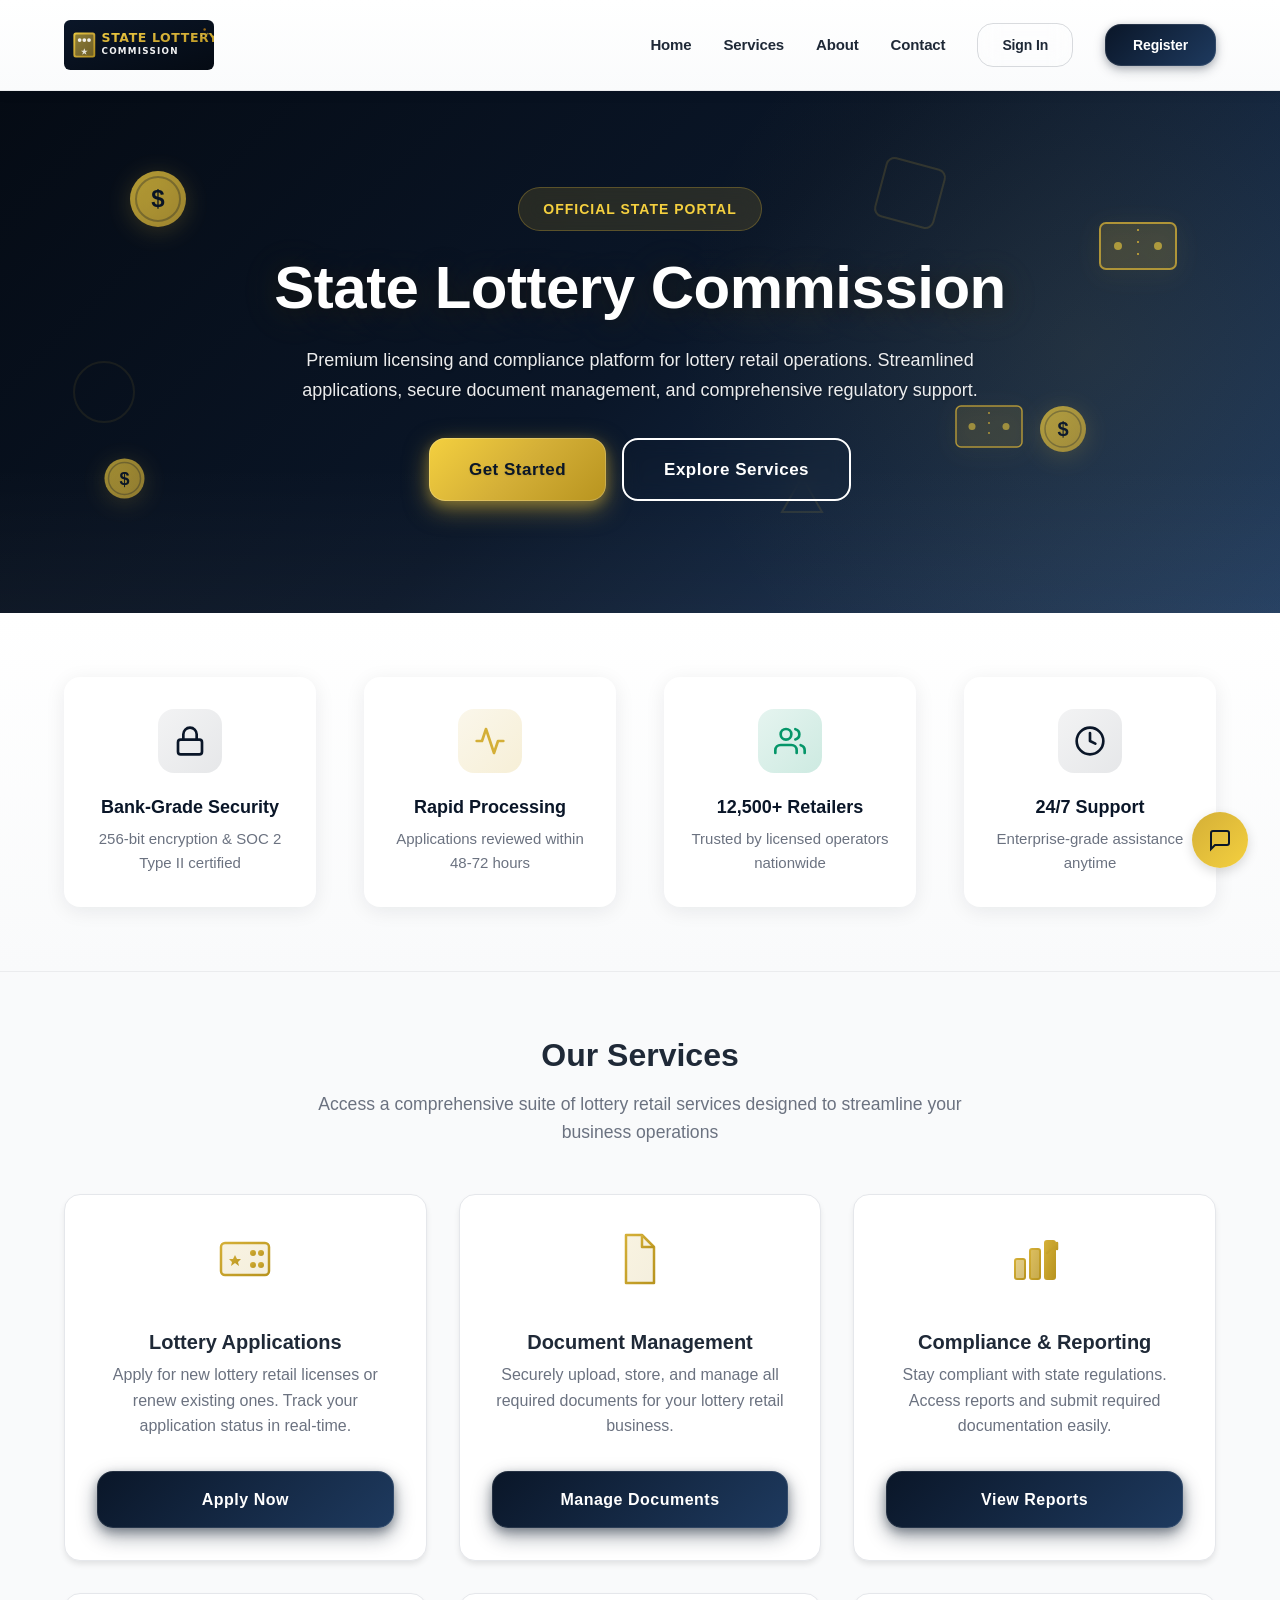
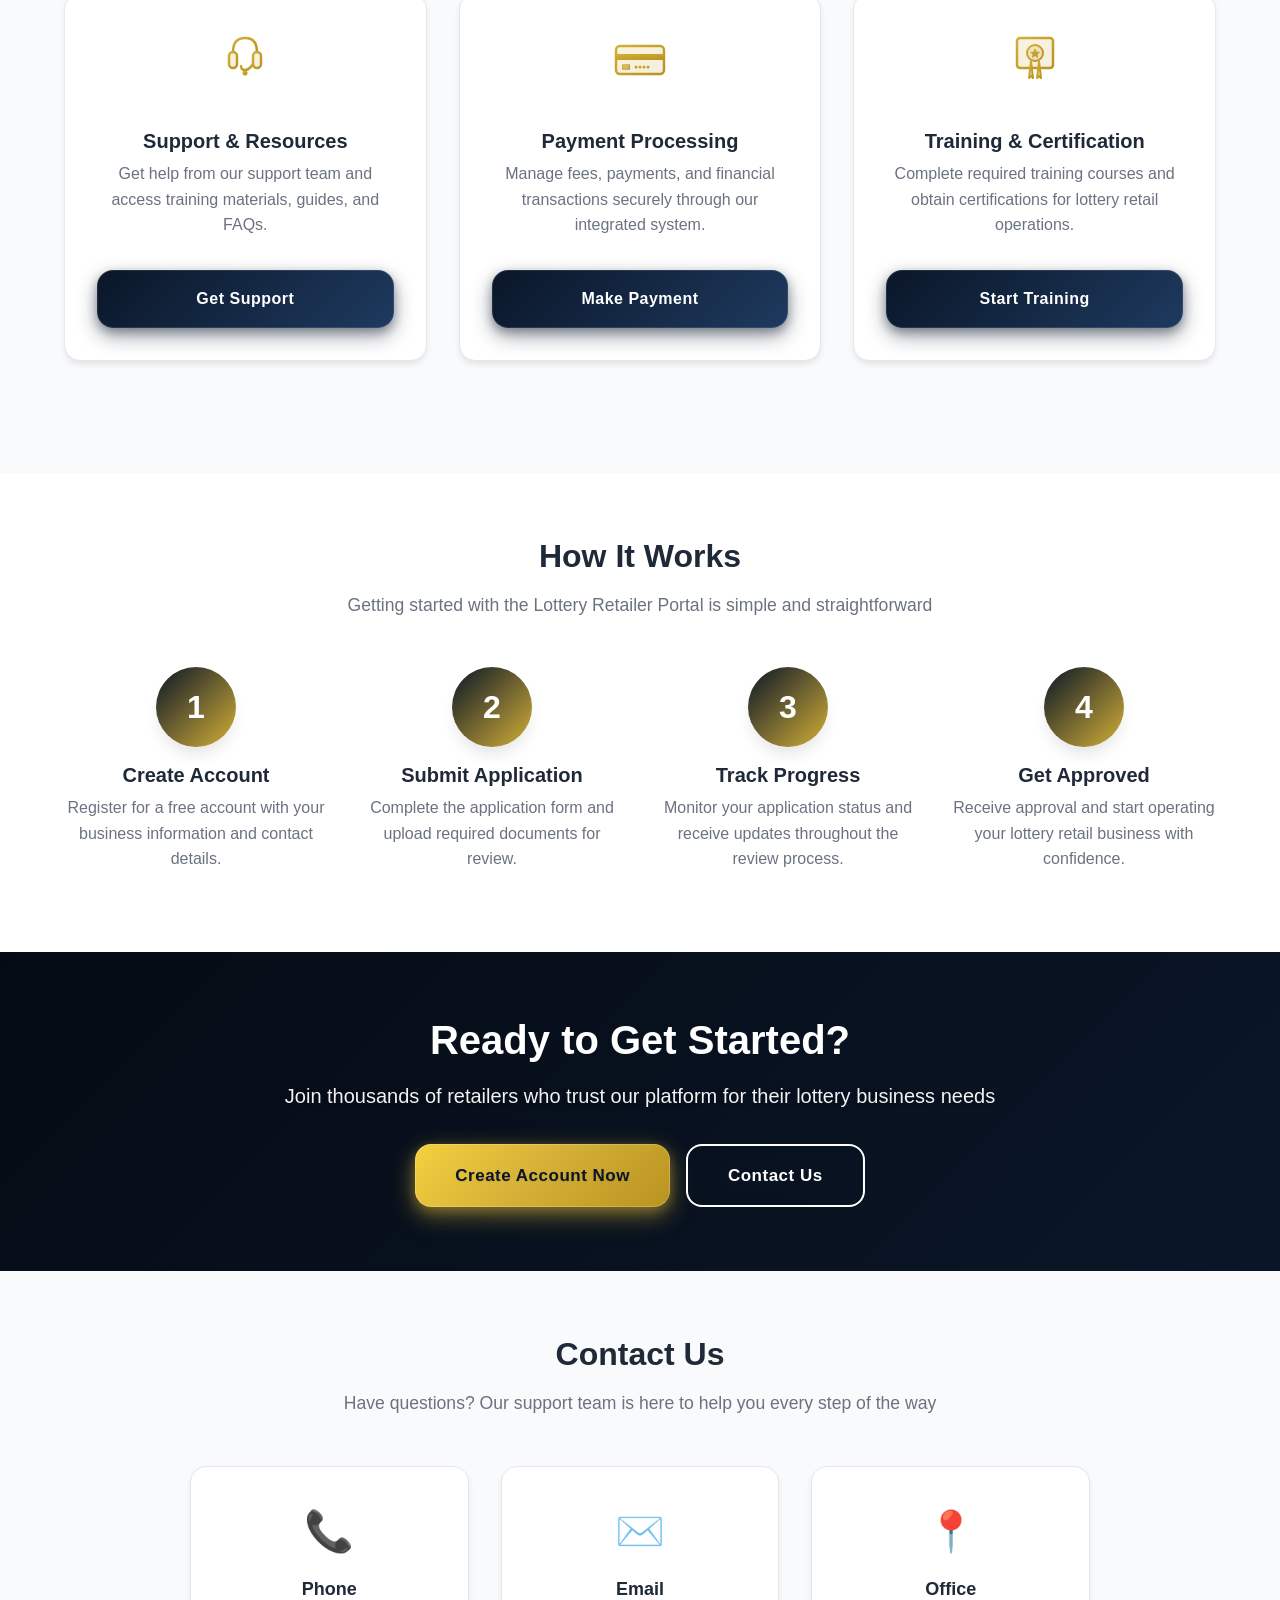
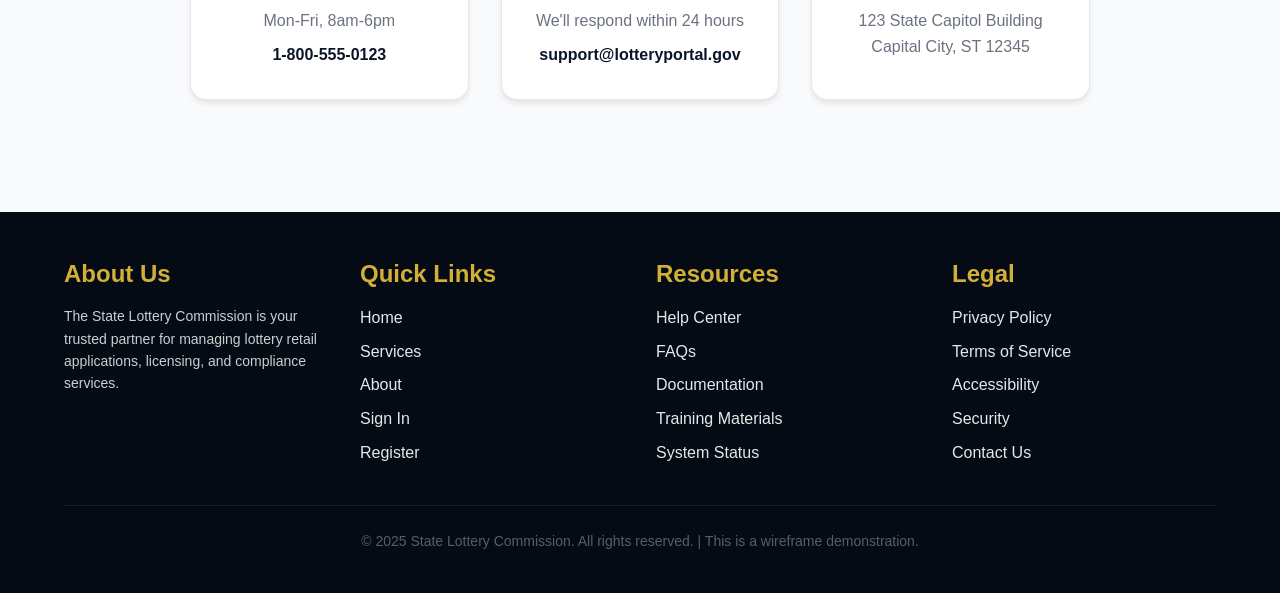
<file: index.html>
<!DOCTYPE html>
<html lang="en">
<head>
  <meta charset="UTF-8">
  <meta name="viewport" content="width=device-width, initial-scale=1.0">
  <meta name="description" content="State Lottery Commission - Your gateway to lottery retail applications and services">
  <title>Home - State Lottery Commission Portal</title>
  <link rel="stylesheet" href="css/style.css">
</head>
<body>
  <!-- Skip to main content for accessibility -->
  <a href="#main-content" class="skip-link">Skip to main content</a>

  <!-- Header -->
  <header class="header">
    <div class="container">
      <div class="header-content">
        <img src="assets/sba-logo.svg" alt="State Lottery Commission" class="header-logo">
        
        <!-- Mobile Menu Toggle -->
        <button class="menu-toggle" aria-label="Toggle navigation menu" aria-expanded="false" id="menuToggle">
          ☰
        </button>
        
        <!-- Navigation -->
        <nav class="header-nav" id="mainNav" aria-label="Main navigation">
          <a href="index.html">Home</a>
          <a href="#services">Services</a>
          <a href="#about">About</a>
          <a href="#contact">Contact</a>
          <a href="login.html" class="btn btn-outline btn-sm">Sign In</a>
          <a href="registration.html" class="btn btn-primary btn-sm">Register</a>
        </nav>
      </div>
    </div>
  </header>

  <main id="main-content">
    <!-- Hero Section -->
    <section class="hero">
      <!-- Animated Background Elements -->
      <div class="hero-bg-elements">
        <!-- Floating Golden Coins -->
        <div class="floating-element coin coin-1">
          <svg width="60" height="60" viewBox="0 0 60 60" fill="none" xmlns="http://www.w3.org/2000/svg">
            <circle cx="30" cy="30" r="28" fill="url(#coinGrad1)" opacity="0.9"/>
            <circle cx="30" cy="30" r="22" stroke="rgba(10, 22, 40, 0.3)" stroke-width="2"/>
            <text x="30" y="38" font-size="24" font-weight="bold" fill="#0A1628" text-anchor="middle">$</text>
            <defs>
              <linearGradient id="coinGrad1" x1="0%" y1="0%" x2="100%" y2="100%">
                <stop offset="0%" style="stop-color:#F4D03F;stop-opacity:1" />
                <stop offset="100%" style="stop-color:#D4AF37;stop-opacity:1" />
              </linearGradient>
            </defs>
          </svg>
        </div>
        <div class="floating-element coin coin-2">
          <svg width="50" height="50" viewBox="0 0 50 50" fill="none" xmlns="http://www.w3.org/2000/svg">
            <circle cx="25" cy="25" r="23" fill="url(#coinGrad2)" opacity="0.85"/>
            <circle cx="25" cy="25" r="18" stroke="rgba(10, 22, 40, 0.3)" stroke-width="1.5"/>
            <text x="25" y="32" font-size="20" font-weight="bold" fill="#0A1628" text-anchor="middle">$</text>
            <defs>
              <linearGradient id="coinGrad2" x1="0%" y1="0%" x2="100%" y2="100%">
                <stop offset="0%" style="stop-color:#F4D03F;stop-opacity:1" />
                <stop offset="100%" style="stop-color:#D4AF37;stop-opacity:1" />
              </linearGradient>
            </defs>
          </svg>
        </div>
        <div class="floating-element coin coin-3">
          <svg width="45" height="45" viewBox="0 0 45 45" fill="none" xmlns="http://www.w3.org/2000/svg">
            <circle cx="22.5" cy="22.5" r="20" fill="url(#coinGrad3)" opacity="0.8"/>
            <circle cx="22.5" cy="22.5" r="16" stroke="rgba(10, 22, 40, 0.3)" stroke-width="1.5"/>
            <text x="22.5" y="29" font-size="18" font-weight="bold" fill="#0A1628" text-anchor="middle">$</text>
            <defs>
              <linearGradient id="coinGrad3" x1="0%" y1="0%" x2="100%" y2="100%">
                <stop offset="0%" style="stop-color:#F4D03F;stop-opacity:1" />
                <stop offset="100%" style="stop-color:#D4AF37;stop-opacity:1" />
              </linearGradient>
            </defs>
          </svg>
        </div>
        
        <!-- Floating Tickets -->
        <div class="floating-element ticket ticket-1">
          <svg width="80" height="50" viewBox="0 0 80 50" fill="none" xmlns="http://www.w3.org/2000/svg">
            <rect x="2" y="2" width="76" height="46" rx="6" fill="rgba(212, 175, 55, 0.2)" stroke="#D4AF37" stroke-width="2"/>
            <line x1="40" y1="8" x2="40" y2="14" stroke="#D4AF37" stroke-width="2" stroke-dasharray="2 4"/>
            <line x1="40" y1="20" x2="40" y2="26" stroke="#D4AF37" stroke-width="2" stroke-dasharray="2 4"/>
            <line x1="40" y1="32" x2="40" y2="38" stroke="#D4AF37" stroke-width="2" stroke-dasharray="2 4"/>
            <circle cx="20" cy="25" r="4" fill="#F4D03F" opacity="0.8"/>
            <circle cx="60" cy="25" r="4" fill="#F4D03F" opacity="0.8"/>
          </svg>
        </div>
        <div class="floating-element ticket ticket-2">
          <svg width="70" height="45" viewBox="0 0 70 45" fill="none" xmlns="http://www.w3.org/2000/svg">
            <rect x="2" y="2" width="66" height="41" rx="5" fill="rgba(212, 175, 55, 0.15)" stroke="#D4AF37" stroke-width="1.5"/>
            <line x1="35" y1="8" x2="35" y2="12" stroke="#D4AF37" stroke-width="1.5" stroke-dasharray="2 3"/>
            <line x1="35" y1="18" x2="35" y2="22" stroke="#D4AF37" stroke-width="1.5" stroke-dasharray="2 3"/>
            <line x1="35" y1="28" x2="35" y2="32" stroke="#D4AF37" stroke-width="1.5" stroke-dasharray="2 3"/>
            <circle cx="18" cy="22.5" r="3.5" fill="#F4D03F" opacity="0.7"/>
            <circle cx="52" cy="22.5" r="3.5" fill="#F4D03F" opacity="0.7"/>
          </svg>
        </div>
        
        <!-- Geometric Shapes -->
        <div class="floating-element shape shape-1">
          <svg width="100" height="100" viewBox="0 0 100 100" fill="none" xmlns="http://www.w3.org/2000/svg">
            <rect x="20" y="20" width="60" height="60" rx="8" stroke="rgba(212, 175, 55, 0.4)" stroke-width="2" fill="none" transform="rotate(15 50 50)"/>
          </svg>
        </div>
        <div class="floating-element shape shape-2">
          <svg width="80" height="80" viewBox="0 0 80 80" fill="none" xmlns="http://www.w3.org/2000/svg">
            <circle cx="40" cy="40" r="30" stroke="rgba(212, 175, 55, 0.3)" stroke-width="2" fill="none"/>
          </svg>
        </div>
        <div class="floating-element shape shape-3">
          <svg width="60" height="60" viewBox="0 0 60 60" fill="none" xmlns="http://www.w3.org/2000/svg">
            <polygon points="30,10 50,45 10,45" stroke="rgba(212, 175, 55, 0.35)" stroke-width="2" fill="none"/>
          </svg>
        </div>
        
        <!-- Sparkles -->
        <div class="sparkle sparkle-1">✦</div>
        <div class="sparkle sparkle-2">✦</div>
        <div class="sparkle sparkle-3">✦</div>
        <div class="sparkle sparkle-4">✦</div>
        <div class="sparkle sparkle-5">✦</div>
      </div>
      
      <div class="container" style="position: relative; z-index: 10;">
        <div style="display: inline-block; padding: 0.5rem 1.5rem; background: rgba(212, 175, 55, 0.15); border-radius: 50px; margin-bottom: 1.5rem; border: 1px solid rgba(212, 175, 55, 0.3); backdrop-filter: blur(10px);">
          <span style="color: #F4D03F; font-weight: 600; font-size: 0.875rem; letter-spacing: 1px;">OFFICIAL STATE PORTAL</span>
        </div>
        <h1 class="hero-title">State Lottery Commission</h1>
        <p class="hero-subtitle">
          Premium licensing and compliance platform for lottery retail operations. Streamlined applications, secure document management, and comprehensive regulatory support.
        </p>
        <div style="display: flex; gap: 1rem; justify-content: center; flex-wrap: wrap; margin-top: 2rem;">
          <a href="registration.html" class="btn btn-accent btn-lg">
            Get Started
          </a>
          <a href="#services" class="btn btn-outline btn-lg" style="color: white; border-color: white;">
            Explore Services
          </a>
        </div>
      </div>
    </section>

    <!-- Trust Indicators -->
    <section style="background: linear-gradient(180deg, #ffffff 0%, #f9fafb 100%); padding: 4rem 0; border-bottom: 1px solid rgba(10, 22, 40, 0.08);">
      <div class="container">
        <div style="display: grid; grid-template-columns: repeat(auto-fit, minmax(240px, 1fr)); gap: 3rem; text-align: center;">
          <div style="padding: 2rem 1.5rem; background: white; border-radius: 16px; box-shadow: 0 4px 20px rgba(10, 22, 40, 0.08); transition: all 0.3s ease;">
            <div style="width: 64px; height: 64px; margin: 0 auto 1.5rem; background: linear-gradient(135deg, rgba(10, 22, 40, 0.05), rgba(10, 22, 40, 0.1)); border-radius: 16px; display: flex; align-items: center; justify-content: center;">
              <svg width="32" height="32" viewBox="0 0 24 24" fill="none" stroke="#0A1628" stroke-width="2" stroke-linecap="round" stroke-linejoin="round"><rect x="3" y="11" width="18" height="11" rx="2" ry="2"></rect><path d="M7 11V7a5 5 0 0 1 10 0v4"></path></svg>
            </div>
            <h3 style="font-size: 1.125rem; font-weight: 700; margin-bottom: 0.5rem; color: #0A1628;">Bank-Grade Security</h3>
            <p style="font-size: 0.9375rem; color: #6B7280; margin: 0; line-height: 1.6;">256-bit encryption & SOC 2 Type II certified</p>
          </div>
          <div style="padding: 2rem 1.5rem; background: white; border-radius: 16px; box-shadow: 0 4px 20px rgba(10, 22, 40, 0.08); transition: all 0.3s ease;">
            <div style="width: 64px; height: 64px; margin: 0 auto 1.5rem; background: linear-gradient(135deg, rgba(212, 175, 55, 0.1), rgba(212, 175, 55, 0.2)); border-radius: 16px; display: flex; align-items: center; justify-content: center;">
              <svg width="32" height="32" viewBox="0 0 24 24" fill="none" stroke="#D4AF37" stroke-width="2" stroke-linecap="round" stroke-linejoin="round"><polyline points="22 12 18 12 15 21 9 3 6 12 2 12"></polyline></svg>
            </div>
            <h3 style="font-size: 1.125rem; font-weight: 700; margin-bottom: 0.5rem; color: #0A1628;">Rapid Processing</h3>
            <p style="font-size: 0.9375rem; color: #6B7280; margin: 0; line-height: 1.6;">Applications reviewed within 48-72 hours</p>
          </div>
          <div style="padding: 2rem 1.5rem; background: white; border-radius: 16px; box-shadow: 0 4px 20px rgba(10, 22, 40, 0.08); transition: all 0.3s ease;">
            <div style="width: 64px; height: 64px; margin: 0 auto 1.5rem; background: linear-gradient(135deg, rgba(5, 150, 105, 0.1), rgba(5, 150, 105, 0.2)); border-radius: 16px; display: flex; align-items: center; justify-content: center;">
              <svg width="32" height="32" viewBox="0 0 24 24" fill="none" stroke="#059669" stroke-width="2" stroke-linecap="round" stroke-linejoin="round"><path d="M17 21v-2a4 4 0 0 0-4-4H5a4 4 0 0 0-4 4v2"></path><circle cx="9" cy="7" r="4"></circle><path d="M23 21v-2a4 4 0 0 0-3-3.87"></path><path d="M16 3.13a4 4 0 0 1 0 7.75"></path></svg>
            </div>
            <h3 style="font-size: 1.125rem; font-weight: 700; margin-bottom: 0.5rem; color: #0A1628;">12,500+ Retailers</h3>
            <p style="font-size: 0.9375rem; color: #6B7280; margin: 0; line-height: 1.6;">Trusted by licensed operators nationwide</p>
          </div>
          <div style="padding: 2rem 1.5rem; background: white; border-radius: 16px; box-shadow: 0 4px 20px rgba(10, 22, 40, 0.08); transition: all 0.3s ease;">
            <div style="width: 64px; height: 64px; margin: 0 auto 1.5rem; background: linear-gradient(135deg, rgba(10, 22, 40, 0.05), rgba(10, 22, 40, 0.1)); border-radius: 16px; display: flex; align-items: center; justify-content: center;">
              <svg width="32" height="32" viewBox="0 0 24 24" fill="none" stroke="#0A1628" stroke-width="2" stroke-linecap="round" stroke-linejoin="round"><circle cx="12" cy="12" r="10"></circle><polyline points="12 6 12 12 16 14"></polyline></svg>
            </div>
            <h3 style="font-size: 1.125rem; font-weight: 700; margin-bottom: 0.5rem; color: #0A1628;">24/7 Support</h3>
            <p style="font-size: 0.9375rem; color: #6B7280; margin: 0; line-height: 1.6;">Enterprise-grade assistance anytime</p>
          </div>
        </div>
      </div>
    </section>

    <!-- Services Section -->
    <section id="services" style="padding: 4rem 0; background: var(--background);">
      <div class="container">
        <div class="text-center" style="max-width: 700px; margin: 0 auto 3rem;">
          <h2>Our Services</h2>
          <p class="text-light" style="font-size: 1.1rem;">
            Access a comprehensive suite of lottery retail services designed to streamline your business operations
          </p>
        </div>

        <div class="feature-grid">
          <!-- Service 1: Lottery Applications -->
          <div class="card feature-card">
            <div class="feature-icon">
              <img src="assets/icon-ticket.svg" alt="" width="64" height="64">
            </div>
            <h3 class="feature-title">Lottery Applications</h3>
            <p class="text-light">
              Apply for new lottery retail licenses or renew existing ones. Track your application status in real-time.
            </p>
            <a href="registration.html" class="btn btn-primary mt-md" style="width: 100%;">
              Apply Now
            </a>
          </div>

          <!-- Service 2: Document Management -->
          <div class="card feature-card">
            <div class="feature-icon">
              <img src="assets/icon-document.svg" alt="" width="64" height="64">
            </div>
            <h3 class="feature-title">Document Management</h3>
            <p class="text-light">
              Securely upload, store, and manage all required documents for your lottery retail business.
            </p>
            <a href="login.html" class="btn btn-primary mt-md" style="width: 100%;">
              Manage Documents
            </a>
          </div>

          <!-- Service 3: Compliance & Reporting -->
          <div class="card feature-card">
            <div class="feature-icon">
              <img src="assets/icon-chart.svg" alt="" width="64" height="64">
            </div>
            <h3 class="feature-title">Compliance & Reporting</h3>
            <p class="text-light">
              Stay compliant with state regulations. Access reports and submit required documentation easily.
            </p>
            <a href="login.html" class="btn btn-primary mt-md" style="width: 100%;">
              View Reports
            </a>
          </div>

          <!-- Service 4: Support & Resources -->
          <div class="card feature-card">
            <div class="feature-icon">
              <img src="assets/icon-support.svg" alt="" width="64" height="64">
            </div>
            <h3 class="feature-title">Support & Resources</h3>
            <p class="text-light">
              Get help from our support team and access training materials, guides, and FAQs.
            </p>
            <a href="#contact" class="btn btn-primary mt-md" style="width: 100%;">
              Get Support
            </a>
          </div>

          <!-- Service 5: Payment Processing -->
          <div class="card feature-card">
            <div class="feature-icon">
              <img src="assets/icon-payment.svg" alt="" width="64" height="64">
            </div>
            <h3 class="feature-title">Payment Processing</h3>
            <p class="text-light">
              Manage fees, payments, and financial transactions securely through our integrated system.
            </p>
            <a href="login.html" class="btn btn-primary mt-md" style="width: 100%;">
              Make Payment
            </a>
          </div>

          <!-- Service 6: Training & Certification -->
          <div class="card feature-card">
            <div class="feature-icon">
              <img src="assets/icon-certification.svg" alt="" width="64" height="64">
            </div>
            <h3 class="feature-title">Training & Certification</h3>
            <p class="text-light">
              Complete required training courses and obtain certifications for lottery retail operations.
            </p>
            <a href="login.html" class="btn btn-primary mt-md" style="width: 100%;">
              Start Training
            </a>
          </div>
        </div>
      </div>
    </section>

    <!-- How It Works Section -->
    <section id="about" style="padding: 4rem 0; background: white;">
      <div class="container">
        <div class="text-center" style="max-width: 700px; margin: 0 auto 3rem;">
          <h2>How It Works</h2>
          <p class="text-light" style="font-size: 1.1rem;">
            Getting started with the Lottery Retailer Portal is simple and straightforward
          </p>
        </div>

        <div style="display: grid; grid-template-columns: repeat(auto-fit, minmax(250px, 1fr)); gap: 2rem;">
          <!-- Step 1 -->
          <div style="text-align: center;">
            <div style="width: 80px; height: 80px; margin: 0 auto 1rem; background: linear-gradient(135deg, var(--primary), var(--accent)); border-radius: 50%; display: flex; align-items: center; justify-content: center; color: white; font-size: 2rem; font-weight: bold; box-shadow: var(--shadow-lg);">
              1
            </div>
            <h3 style="font-size: 1.25rem; margin-bottom: 0.5rem;">Create Account</h3>
            <p class="text-light">
              Register for a free account with your business information and contact details.
            </p>
          </div>

          <!-- Step 2 -->
          <div style="text-align: center;">
            <div style="width: 80px; height: 80px; margin: 0 auto 1rem; background: linear-gradient(135deg, var(--primary), var(--accent)); border-radius: 50%; display: flex; align-items: center; justify-content: center; color: white; font-size: 2rem; font-weight: bold; box-shadow: var(--shadow-lg);">
              2
            </div>
            <h3 style="font-size: 1.25rem; margin-bottom: 0.5rem;">Submit Application</h3>
            <p class="text-light">
              Complete the application form and upload required documents for review.
            </p>
          </div>

          <!-- Step 3 -->
          <div style="text-align: center;">
            <div style="width: 80px; height: 80px; margin: 0 auto 1rem; background: linear-gradient(135deg, var(--primary), var(--accent)); border-radius: 50%; display: flex; align-items: center; justify-content: center; color: white; font-size: 2rem; font-weight: bold; box-shadow: var(--shadow-lg);">
              3
            </div>
            <h3 style="font-size: 1.25rem; margin-bottom: 0.5rem;">Track Progress</h3>
            <p class="text-light">
              Monitor your application status and receive updates throughout the review process.
            </p>
          </div>

          <!-- Step 4 -->
          <div style="text-align: center;">
            <div style="width: 80px; height: 80px; margin: 0 auto 1rem; background: linear-gradient(135deg, var(--primary), var(--accent)); border-radius: 50%; display: flex; align-items: center; justify-content: center; color: white; font-size: 2rem; font-weight: bold; box-shadow: var(--shadow-lg);">
              4
            </div>
            <h3 style="font-size: 1.25rem; margin-bottom: 0.5rem;">Get Approved</h3>
            <p class="text-light">
              Receive approval and start operating your lottery retail business with confidence.
            </p>
          </div>
        </div>
      </div>
    </section>

    <!-- Call to Action -->
    <section style="background: linear-gradient(135deg, var(--primary-dark) 0%, var(--primary) 100%); color: white; padding: 4rem 0; text-align: center;">
      <div class="container">
        <h2 style="color: white; font-size: 2.5rem; margin-bottom: 1rem;">Ready to Get Started?</h2>
        <p style="font-size: 1.25rem; margin-bottom: 2rem; color: rgba(255, 255, 255, 0.95); text-shadow: 0 2px 5px rgba(0, 0, 0, 0.3);">
          Join thousands of retailers who trust our platform for their lottery business needs
        </p>
        <div style="display: flex; gap: 1rem; justify-content: center; flex-wrap: wrap;">
          <a href="registration.html" class="btn btn-accent btn-lg">
            Create Account Now
          </a>
          <a href="#contact" class="btn btn-outline btn-lg" style="color: white; border-color: white;">
            Contact Us
          </a>
        </div>
      </div>
    </section>

    <!-- Contact Section -->
    <section id="contact" style="padding: 4rem 0; background: var(--background);">
      <div class="container">
        <div class="text-center" style="max-width: 700px; margin: 0 auto 3rem;">
          <h2>Contact Us</h2>
          <p class="text-light" style="font-size: 1.1rem;">
            Have questions? Our support team is here to help you every step of the way
          </p>
        </div>

        <div style="display: grid; grid-template-columns: repeat(auto-fit, minmax(250px, 1fr)); gap: 2rem; max-width: 900px; margin: 0 auto;">
          <!-- Phone -->
          <div class="card" style="text-align: center;">
            <div style="font-size: 2.5rem; margin-bottom: 1rem;">📞</div>
            <h3 style="font-size: 1.125rem; margin-bottom: 0.5rem;">Phone</h3>
            <p class="text-light" style="margin-bottom: 0.5rem;">Mon-Fri, 8am-6pm</p>
            <a href="tel:1-800-555-0123" class="text-primary font-semibold">1-800-555-0123</a>
          </div>

          <!-- Email -->
          <div class="card" style="text-align: center;">
            <div style="font-size: 2.5rem; margin-bottom: 1rem;">✉️</div>
            <h3 style="font-size: 1.125rem; margin-bottom: 0.5rem;">Email</h3>
            <p class="text-light" style="margin-bottom: 0.5rem;">We'll respond within 24 hours</p>
            <a href="mailto:support@lotteryportal.gov" class="text-primary font-semibold">support@lotteryportal.gov</a>
          </div>

          <!-- Office -->
          <div class="card" style="text-align: center;">
            <div style="font-size: 2.5rem; margin-bottom: 1rem;">📍</div>
            <h3 style="font-size: 1.125rem; margin-bottom: 0.5rem;">Office</h3>
            <p class="text-light" style="margin-bottom: 0;">
              123 State Capitol Building<br>
              Capital City, ST 12345
            </p>
          </div>
        </div>
      </div>
    </section>
  </main>

  <!-- Footer -->
  <footer class="footer">
    <div class="container">
      <div class="footer-content">
        <!-- About -->
        <div class="footer-section">
          <h4>About Us</h4>
          <p style="color: rgba(255,255,255,0.8); font-size: 0.875rem;">
            The State Lottery Commission is your trusted partner for managing lottery retail applications, licensing, and compliance services.
          </p>
        </div>

        <!-- Quick Links -->
        <div class="footer-section">
          <h4>Quick Links</h4>
          <ul>
            <li><a href="index.html">Home</a></li>
            <li><a href="#services">Services</a></li>
            <li><a href="#about">About</a></li>
            <li><a href="login.html">Sign In</a></li>
            <li><a href="registration.html">Register</a></li>
          </ul>
        </div>

        <!-- Resources -->
        <div class="footer-section">
          <h4>Resources</h4>
          <ul>
            <li><a href="#">Help Center</a></li>
            <li><a href="#">FAQs</a></li>
            <li><a href="#">Documentation</a></li>
            <li><a href="#">Training Materials</a></li>
            <li><a href="#">System Status</a></li>
          </ul>
        </div>

        <!-- Legal -->
        <div class="footer-section">
          <h4>Legal</h4>
          <ul>
            <li><a href="#">Privacy Policy</a></li>
            <li><a href="#">Terms of Service</a></li>
            <li><a href="#">Accessibility</a></li>
            <li><a href="#">Security</a></li>
            <li><a href="#">Contact Us</a></li>
          </ul>
        </div>
      </div>

      <div class="footer-bottom">
        <p>&copy; 2025 State Lottery Commission. All rights reserved. | This is a wireframe demonstration.</p>
      </div>
    </div>
  </footer>

  <script src="js/main.js"></script>
  <script>
    // Mobile menu toggle
    document.getElementById('menuToggle').addEventListener('click', function() {
      const nav = document.getElementById('mainNav');
      const isExpanded = this.getAttribute('aria-expanded') === 'true';
      
      nav.classList.toggle('active');
      this.setAttribute('aria-expanded', !isExpanded);
    });

    // Smooth scrolling for anchor links
    document.querySelectorAll('a[href^="#"]').forEach(anchor => {
      anchor.addEventListener('click', function (e) {
        const href = this.getAttribute('href');
        if (href !== '#' && href !== '') {
          e.preventDefault();
          const target = document.querySelector(href);
          if (target) {
            target.scrollIntoView({ behavior: 'smooth', block: 'start' });
            
            // Close mobile menu if open
            const nav = document.getElementById('mainNav');
            if (nav.classList.contains('active')) {
              nav.classList.remove('active');
              document.getElementById('menuToggle').setAttribute('aria-expanded', 'false');
            }
          }
        }
      });
    });
    </script>
    <script src="js/chatbot.js"></script>
  </body>
</html>
</file>
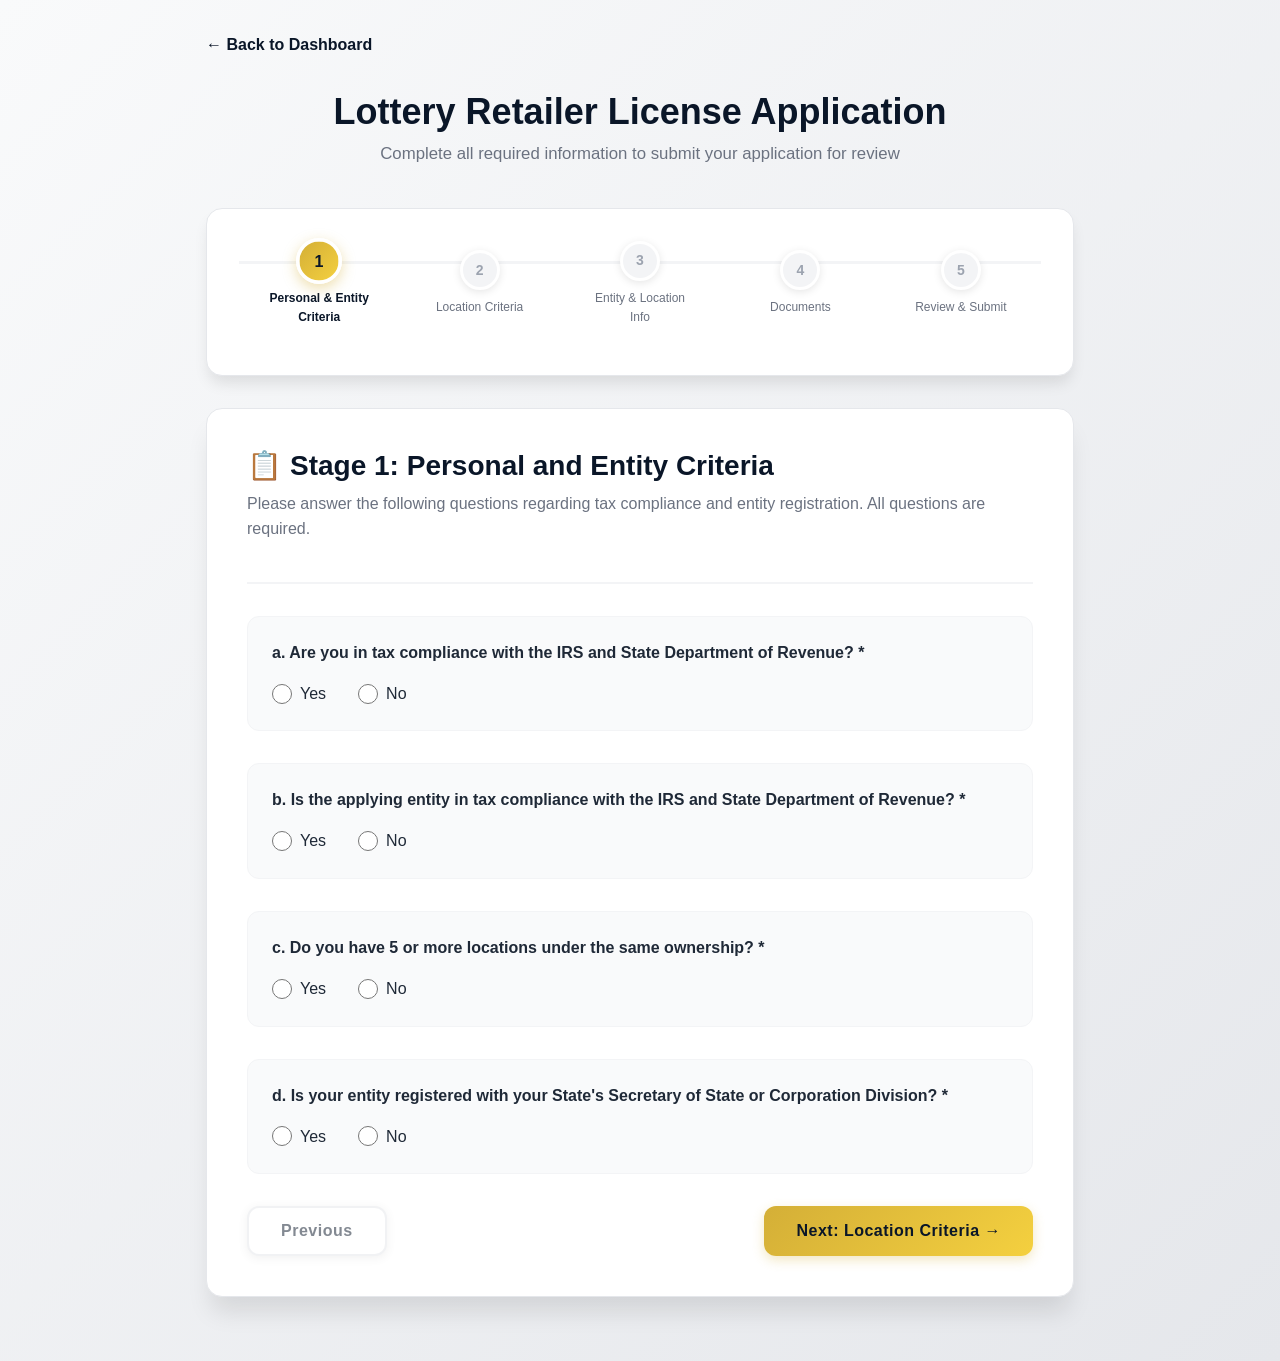
<file: application.html>
<!DOCTYPE html>
<html lang="en">
<head>
  <meta charset="UTF-8">
  <meta name="viewport" content="width=device-width, initial-scale=1.0">
  <meta name="description" content="Lottery Retailer Application - State Lottery Commission Portal">
  <title>New Application - State Lottery Commission Portal</title>
  <link rel="stylesheet" href="css/style.css">
  <style>
    /* Application Form Specific Styles */
    .application-page {
      min-height: 100vh;
      background: linear-gradient(135deg, #F9FAFB 0%, #E5E7EB 100%);
      padding: 2rem 0;
    }

    .application-container {
      max-width: 900px;
      margin: 0 auto;
      padding: 0 1rem;
    }

    .application-header {
      text-align: center;
      margin-bottom: 2.5rem;
    }

    .application-header h1 {
      font-size: 2.25rem;
      color: var(--primary);
      margin-bottom: 0.5rem;
      font-weight: 800;
    }

    .application-header p {
      color: var(--text-light);
      font-size: 1.05rem;
    }

    /* Progress Indicator */
    .progress-container {
      background: white;
      padding: 2rem;
      border-radius: var(--radius-xl);
      box-shadow: var(--shadow-lg);
      margin-bottom: 2rem;
      border: 1px solid var(--border);
    }

    .progress-steps {
      display: flex;
      justify-content: space-between;
      align-items: center;
      position: relative;
      margin-bottom: 1rem;
    }

    .progress-line {
      position: absolute;
      top: 20px;
      left: 0;
      right: 0;
      height: 3px;
      background: var(--border-light);
      z-index: 1;
    }

    .progress-line-fill {
      position: absolute;
      top: 0;
      left: 0;
      height: 100%;
      background: linear-gradient(90deg, var(--accent), var(--accent-light));
      transition: width var(--transition-slow);
      z-index: 2;
    }

    .progress-step {
      position: relative;
      z-index: 3;
      display: flex;
      flex-direction: column;
      align-items: center;
      flex: 1;
    }

    .step-circle {
      width: 40px;
      height: 40px;
      border-radius: 50%;
      background: var(--border-light);
      border: 3px solid white;
      display: flex;
      align-items: center;
      justify-content: center;
      font-weight: 700;
      color: var(--text-lighter);
      font-size: 0.875rem;
      margin-bottom: 0.5rem;
      transition: all var(--transition-normal);
      box-shadow: 0 2px 8px rgba(0, 0, 0, 0.1);
    }

    .progress-step.active .step-circle {
      background: linear-gradient(135deg, var(--accent), var(--accent-light));
      color: var(--primary);
      transform: scale(1.15);
      box-shadow: 0 4px 12px rgba(212, 175, 55, 0.4);
    }

    .progress-step.completed .step-circle {
      background: var(--success);
      color: white;
    }

    .progress-step.completed .step-circle::after {
      content: '✓';
      font-size: 1rem;
    }

    .step-label {
      font-size: 0.75rem;
      color: var(--text-light);
      text-align: center;
      font-weight: 500;
      max-width: 100px;
    }

    .progress-step.active .step-label {
      color: var(--primary);
      font-weight: 700;
    }

    /* Form Card */
    .form-card {
      background: white;
      padding: 2.5rem;
      border-radius: var(--radius-xl);
      box-shadow: var(--shadow-xl);
      border: 1px solid var(--border);
      margin-bottom: 2rem;
    }

    .stage-header {
      margin-bottom: 2rem;
      padding-bottom: 1.5rem;
      border-bottom: 2px solid var(--border-light);
    }

    .stage-title {
      font-size: 1.75rem;
      color: var(--primary);
      margin-bottom: 0.5rem;
      font-weight: 700;
      display: flex;
      align-items: center;
      gap: 0.5rem;
    }

    .stage-description {
      color: var(--text-light);
      font-size: 1rem;
      line-height: 1.6;
    }

    .form-section {
      margin-bottom: 2rem;
    }

    .section-title {
      font-size: 1.25rem;
      color: var(--primary);
      margin-bottom: 1.5rem;
      font-weight: 600;
      display: flex;
      align-items: center;
      gap: 0.5rem;
    }

    .question-group {
      margin-bottom: 2rem;
      padding: 1.5rem;
      background: var(--background);
      border-radius: var(--radius-lg);
      border: 1px solid var(--border-light);
    }

    .question-label {
      display: block;
      font-weight: 600;
      color: var(--text);
      margin-bottom: 1rem;
      font-size: 1rem;
      line-height: 1.5;
    }

    .radio-group {
      display: flex;
      gap: 2rem;
    }

    .radio-option {
      display: flex;
      align-items: center;
      gap: 0.5rem;
      cursor: pointer;
    }

    .radio-option input[type="radio"] {
      width: 20px;
      height: 20px;
      cursor: pointer;
      accent-color: var(--accent);
    }

    .radio-option label {
      cursor: pointer;
      font-weight: 500;
      color: var(--text);
    }

    .form-group {
      margin-bottom: 1.5rem;
    }

    .form-label {
      display: block;
      font-weight: 600;
      color: var(--text);
      margin-bottom: 0.5rem;
      font-size: 0.95rem;
    }

    .form-label .required {
      color: var(--error);
      margin-left: 0.25rem;
    }

    .form-input,
    .form-textarea,
    .form-select {
      width: 100%;
      padding: 0.875rem 1rem;
      border: 2px solid var(--border);
      border-radius: var(--radius-lg);
      font-size: 1rem;
      transition: all var(--transition-fast);
      background: white;
      color: var(--text);
    }

    .form-input:focus,
    .form-textarea:focus,
    .form-select:focus {
      outline: none;
      border-color: var(--accent);
      box-shadow: 0 0 0 3px rgba(212, 175, 55, 0.1);
    }

    .form-textarea {
      min-height: 100px;
      resize: vertical;
      font-family: inherit;
    }

    .form-help {
      font-size: 0.875rem;
      color: var(--text-light);
      margin-top: 0.5rem;
    }

    .file-upload-area {
      border: 2px dashed var(--border);
      border-radius: var(--radius-lg);
      padding: 2rem;
      text-align: center;
      cursor: pointer;
      transition: all var(--transition-normal);
      background: var(--background);
      margin-bottom: 1.5rem;
    }

    .file-upload-area:hover {
      border-color: var(--accent);
      background: rgba(212, 175, 55, 0.05);
    }

    .file-upload-area.drag-over {
      border-color: var(--accent);
      background: rgba(212, 175, 55, 0.1);
    }

    .file-upload-icon {
      font-size: 3rem;
      margin-bottom: 1rem;
    }

    .file-upload-text {
      color: var(--text);
      font-weight: 600;
      margin-bottom: 0.5rem;
    }

    .file-upload-hint {
      color: var(--text-light);
      font-size: 0.875rem;
    }

    .uploaded-files {
      margin-top: 1.5rem;
    }

    .uploaded-file-item {
      background: white;
      border: 1px solid var(--border);
      border-radius: var(--radius-lg);
      padding: 1rem;
      margin-bottom: 0.75rem;
      display: flex;
      align-items: center;
      gap: 1rem;
      transition: all var(--transition-fast);
    }

    .uploaded-file-item:hover {
      box-shadow: var(--shadow-md);
    }

    .file-icon {
      font-size: 2rem;
      color: var(--accent);
    }

    .file-info {
      flex: 1;
    }

    .file-name {
      font-weight: 600;
      color: var(--text);
      margin-bottom: 0.25rem;
      word-break: break-word;
    }

    .file-size {
      font-size: 0.875rem;
      color: var(--text-light);
    }

    .file-success {
      display: flex;
      align-items: center;
      gap: 0.5rem;
      color: var(--success);
      font-size: 0.875rem;
      font-weight: 600;
    }

    .file-remove {
      background: var(--error);
      color: white;
      border: none;
      border-radius: var(--radius-md);
      padding: 0.5rem 1rem;
      font-size: 0.875rem;
      font-weight: 600;
      cursor: pointer;
      transition: all var(--transition-fast);
    }

    .file-remove:hover {
      background: #DC2626;
      transform: scale(1.05);
    }

    .upload-summary {
      background: var(--success-light);
      border: 1px solid var(--success);
      border-radius: var(--radius-lg);
      padding: 1rem;
      display: flex;
      align-items: center;
      gap: 0.75rem;
      margin-top: 1rem;
    }

    .upload-summary-icon {
      font-size: 1.5rem;
      color: var(--success);
    }

    .upload-summary-text {
      color: var(--success);
      font-weight: 600;
    }

    /* Review Section */
    .review-card {
      background: var(--background);
      padding: 1.5rem;
      border-radius: var(--radius-lg);
      border: 1px solid var(--border);
      margin-bottom: 1.5rem;
    }

    .review-section-title {
      font-size: 1.125rem;
      font-weight: 700;
      color: var(--primary);
      margin-bottom: 1rem;
      display: flex;
      align-items: center;
      gap: 0.5rem;
    }

    .review-item {
      display: flex;
      justify-content: space-between;
      padding: 0.75rem 0;
      border-bottom: 1px solid var(--border-light);
    }

    .review-item:last-child {
      border-bottom: none;
    }

    .review-label {
      font-weight: 600;
      color: var(--text-light);
      font-size: 0.9rem;
    }

    .review-value {
      color: var(--text);
      font-weight: 500;
      text-align: right;
    }

    .edit-button {
      color: var(--accent);
      font-size: 0.875rem;
      text-decoration: none;
      font-weight: 600;
      cursor: pointer;
      transition: all var(--transition-fast);
    }

    .edit-button:hover {
      color: var(--accent-dark);
      text-decoration: underline;
    }

    /* Form Navigation */
    .form-navigation {
      display: flex;
      justify-content: space-between;
      gap: 1rem;
      margin-top: 2rem;
    }

    .btn {
      padding: 0.875rem 2rem;
      border-radius: var(--radius-lg);
      font-weight: 600;
      font-size: 1rem;
      cursor: pointer;
      transition: all var(--transition-normal);
      border: none;
      display: inline-flex;
      align-items: center;
      gap: 0.5rem;
    }

    .btn-primary {
      background: linear-gradient(135deg, var(--accent), var(--accent-light));
      color: var(--primary);
      box-shadow: 0 4px 12px rgba(212, 175, 55, 0.3);
    }

    .btn-primary:hover {
      transform: translateY(-2px);
      box-shadow: 0 6px 16px rgba(212, 175, 55, 0.4);
    }

    .btn-secondary {
      background: white;
      color: var(--primary);
      border: 2px solid var(--border);
    }

    .btn-secondary:hover {
      background: var(--background);
      border-color: var(--primary);
    }

    .btn:disabled {
      opacity: 0.5;
      cursor: not-allowed;
      transform: none !important;
    }

    /* Hidden stages */
    .stage {
      display: none;
    }

    .stage.active {
      display: block;
    }

    /* Success Message */
    .success-message {
      display: none;
      text-align: center;
      padding: 3rem;
    }

    .success-icon {
      font-size: 4rem;
      color: var(--success);
      margin-bottom: 1rem;
    }

    .success-title {
      font-size: 2rem;
      color: var(--primary);
      margin-bottom: 1rem;
      font-weight: 700;
    }

    .success-text {
      color: var(--text-light);
      font-size: 1.125rem;
      line-height: 1.6;
      margin-bottom: 2rem;
    }

    /* Responsive */
    @media (max-width: 768px) {
      .radio-group {
        flex-direction: column;
        gap: 1rem;
      }

      .progress-steps {
        flex-wrap: wrap;
      }

      .step-label {
        font-size: 0.65rem;
      }

      .form-navigation {
        flex-direction: column;
      }

      .btn {
        width: 100%;
        justify-content: center;
      }
    }
  </style>
</head>
<body>
  <div class="application-page">
    <div class="application-container">
      <!-- Back to Dashboard -->
      <a href="dashboard.html" class="back-link" style="display: inline-flex; align-items: center; gap: 0.5rem; color: var(--primary); text-decoration: none; margin-bottom: 2rem; font-weight: 600;">
        ← Back to Dashboard
      </a>

      <!-- Header -->
      <div class="application-header">
        <h1>Lottery Retailer License Application</h1>
        <p>Complete all required information to submit your application for review</p>
      </div>

      <!-- Progress Indicator -->
      <div class="progress-container">
        <div class="progress-steps">
          <div class="progress-line">
            <div class="progress-line-fill" id="progressFill"></div>
          </div>
          <div class="progress-step active" data-stage="1">
            <div class="step-circle">1</div>
            <span class="step-label">Personal & Entity Criteria</span>
          </div>
          <div class="progress-step" data-stage="2">
            <div class="step-circle">2</div>
            <span class="step-label">Location Criteria</span>
          </div>
          <div class="progress-step" data-stage="3">
            <div class="step-circle">3</div>
            <span class="step-label">Entity & Location Info</span>
          </div>
          <div class="progress-step" data-stage="4">
            <div class="step-circle">4</div>
            <span class="step-label">Documents</span>
          </div>
          <div class="progress-step" data-stage="5">
            <div class="step-circle">5</div>
            <span class="step-label">Review & Submit</span>
          </div>
        </div>
      </div>

      <!-- Application Form -->
      <div class="form-card">
        <form id="applicationForm">
          
          <!-- Stage 1: Personal and Entity Criteria Questions -->
          <div class="stage active" id="stage1">
            <div class="stage-header">
              <h2 class="stage-title">
                <span>📋</span> Stage 1: Personal and Entity Criteria
              </h2>
              <p class="stage-description">
                Please answer the following questions regarding tax compliance and entity registration. All questions are required.
              </p>
            </div>

            <div class="form-section">
              <div class="question-group">
                <label class="question-label">
                  a. Are you in tax compliance with the IRS and State Department of Revenue? <span class="required">*</span>
                </label>
                <div class="radio-group">
                  <div class="radio-option">
                    <input type="radio" id="q1a_yes" name="personalTaxCompliance" value="yes" required>
                    <label for="q1a_yes">Yes</label>
                  </div>
                  <div class="radio-option">
                    <input type="radio" id="q1a_no" name="personalTaxCompliance" value="no">
                    <label for="q1a_no">No</label>
                  </div>
                </div>
              </div>

              <div class="question-group">
                <label class="question-label">
                  b. Is the applying entity in tax compliance with the IRS and State Department of Revenue? <span class="required">*</span>
                </label>
                <div class="radio-group">
                  <div class="radio-option">
                    <input type="radio" id="q1b_yes" name="entityTaxCompliance" value="yes" required>
                    <label for="q1b_yes">Yes</label>
                  </div>
                  <div class="radio-option">
                    <input type="radio" id="q1b_no" name="entityTaxCompliance" value="no">
                    <label for="q1b_no">No</label>
                  </div>
                </div>
              </div>

              <div class="question-group">
                <label class="question-label">
                  c. Do you have 5 or more locations under the same ownership? <span class="required">*</span>
                </label>
                <div class="radio-group">
                  <div class="radio-option">
                    <input type="radio" id="q1c_yes" name="multipleLocations" value="yes" required>
                    <label for="q1c_yes">Yes</label>
                  </div>
                  <div class="radio-option">
                    <input type="radio" id="q1c_no" name="multipleLocations" value="no">
                    <label for="q1c_no">No</label>
                  </div>
                </div>
              </div>

              <div class="question-group">
                <label class="question-label">
                  d. Is your entity registered with your State's Secretary of State or Corporation Division? <span class="required">*</span>
                </label>
                <div class="radio-group">
                  <div class="radio-option">
                    <input type="radio" id="q1d_yes" name="entityRegistered" value="yes" required>
                    <label for="q1d_yes">Yes</label>
                  </div>
                  <div class="radio-option">
                    <input type="radio" id="q1d_no" name="entityRegistered" value="no">
                    <label for="q1d_no">No</label>
                  </div>
                </div>
              </div>
            </div>

            <div class="form-navigation">
              <button type="button" class="btn btn-secondary" disabled>Previous</button>
              <button type="button" class="btn btn-primary" onclick="nextStage(2)">
                Next: Location Criteria →
              </button>
            </div>
          </div>

          <!-- Stage 2: Location Criteria Questions -->
          <div class="stage" id="stage2">
            <div class="stage-header">
              <h2 class="stage-title">
                <span>🏪</span> Stage 2: Location Criteria
              </h2>
              <p class="stage-description">
                Please provide information about your business location and operations. All questions are required.
              </p>
            </div>

            <div class="form-section">
              <div class="question-group">
                <label class="question-label">
                  a. What type of business do you have? <span class="required">*</span>
                </label>
                <div class="form-group">
                  <select class="form-select" name="businessType" required>
                    <option value="">Select business type...</option>
                    <option value="convenience_store">Convenience Store</option>
                    <option value="gas_station">Gas Station</option>
                    <option value="grocery_store">Grocery Store</option>
                    <option value="liquor_store">Liquor Store</option>
                    <option value="pharmacy">Pharmacy</option>
                    <option value="restaurant">Restaurant/Bar</option>
                    <option value="other">Other</option>
                  </select>
                </div>
              </div>

              <div class="question-group">
                <label class="question-label">
                  b. Is your assumed Business Name registered to the correct "registrant" with your State's Secretary of State or Corporation Division? <span class="required">*</span>
                </label>
                <div class="radio-group">
                  <div class="radio-option">
                    <input type="radio" id="q2b_yes" name="businessNameRegistered" value="yes" required>
                    <label for="q2b_yes">Yes</label>
                  </div>
                  <div class="radio-option">
                    <input type="radio" id="q2b_no" name="businessNameRegistered" value="no">
                    <label for="q2b_no">No</label>
                  </div>
                </div>
              </div>

              <div class="question-group">
                <label class="question-label">
                  c. Do you have an on-premise liquor license from your state liquor authority? <span class="required">*</span>
                </label>
                <div class="radio-group">
                  <div class="radio-option">
                    <input type="radio" id="q2c_yes" name="liquorLicense" value="yes" required>
                    <label for="q2c_yes">Yes</label>
                  </div>
                  <div class="radio-option">
                    <input type="radio" id="q2c_no" name="liquorLicense" value="no">
                    <label for="q2c_no">No</label>
                  </div>
                </div>
              </div>

              <div class="question-group">
                <label class="question-label">
                  d. Is your business open and operating? <span class="required">*</span>
                </label>
                <div class="radio-group">
                  <div class="radio-option">
                    <input type="radio" id="q2d_yes" name="businessOperating" value="yes" required>
                    <label for="q2d_yes">Yes</label>
                  </div>
                  <div class="radio-option">
                    <input type="radio" id="q2d_no" name="businessOperating" value="no">
                    <label for="q2d_no">No</label>
                  </div>
                </div>
              </div>

              <div class="question-group">
                <label class="question-label">
                  e. Has your business been open and operating with an on-premise liquor license for the last 9 months? <span class="required">*</span>
                </label>
                <div class="radio-group">
                  <div class="radio-option">
                    <input type="radio" id="q2e_yes" name="businessOperatingDuration" value="yes" required>
                    <label for="q2e_yes">Yes</label>
                  </div>
                  <div class="radio-option">
                    <input type="radio" id="q2e_no" name="businessOperatingDuration" value="no">
                    <label for="q2e_no">No</label>
                  </div>
                </div>
              </div>

              <div class="question-group">
                <label class="question-label">
                  f. Do any of the owners have any immediate family members involved in the business in any capacity (paid or unpaid)? <span class="required">*</span>
                </label>
                <div class="radio-group">
                  <div class="radio-option">
                    <input type="radio" id="q2f_yes" name="familyInvolvement" value="yes" required>
                    <label for="q2f_yes">Yes</label>
                  </div>
                  <div class="radio-option">
                    <input type="radio" id="q2f_no" name="familyInvolvement" value="no">
                    <label for="q2f_no">No</label>
                  </div>
                </div>
              </div>
            </div>

            <div class="form-navigation">
              <button type="button" class="btn btn-secondary" onclick="prevStage(1)">
                ← Previous
              </button>
              <button type="button" class="btn btn-primary" onclick="nextStage(3)">
                Next: Entity Information →
              </button>
            </div>
          </div>

          <!-- Stage 3: Entity and Location Information -->
          <div class="stage" id="stage3">
            <div class="stage-header">
              <h2 class="stage-title">
                <span>📝</span> Stage 3: Entity and Location Information
              </h2>
              <p class="stage-description">
                Please provide your detailed entity and location information. All fields are required.
              </p>
            </div>

            <div class="form-section">
              <div class="form-group">
                <label class="form-label" for="legalEntityName">
                  a. Enter your legal entity name that is registered with your State's Secretary of State or Corporation Division <span class="required">*</span>
                </label>
                <input 
                  type="text" 
                  class="form-input" 
                  id="legalEntityName" 
                  name="legalEntityName" 
                  placeholder="Enter legal entity name" 
                  required
                >
              </div>

              <div class="form-group">
                <label class="form-label" for="entityRegistryNumber">
                  b. Please enter your entity registry number that is registered with your State's Secretary of State or Corporation Division <span class="required">*</span>
                </label>
                <input 
                  type="text" 
                  class="form-input" 
                  id="entityRegistryNumber" 
                  name="entityRegistryNumber" 
                  placeholder="Enter registry number" 
                  required
                >
              </div>

              <div class="form-group">
                <label class="form-label" for="businessIdentificationNumber">
                  c. Please enter your Business Identification Number (BIN) <span class="required">*</span>
                </label>
                <input 
                  type="text" 
                  class="form-input" 
                  id="businessIdentificationNumber" 
                  name="businessIdentificationNumber" 
                  placeholder="Enter BIN" 
                  required
                >
                <p class="form-help">Your 9-digit Business Identification Number</p>
              </div>

              <div class="form-group">
                <label class="form-label" for="taxIdentificationNumber">
                  d. What type of tax identification number do you have? <span class="required">*</span>
                </label>
                <select class="form-select" id="taxIdentificationNumber" name="taxIdentificationNumber" required>
                  <option value="">Select tax ID type...</option>
                  <option value="ein">EIN (Employer Identification Number)</option>
                  <option value="ssn">SSN (Social Security Number)</option>
                  <option value="itin">ITIN (Individual Taxpayer Identification Number)</option>
                </select>
              </div>

              <div class="form-group">
                <label class="form-label" for="additionalNotes">
                  e. Please add any additional notes you would like to send to our team for consideration <span class="required">*</span>
                </label>
                <textarea 
                  class="form-textarea" 
                  id="additionalNotes" 
                  name="additionalNotes" 
                  placeholder="Enter any additional information or context..."
                  required
                ></textarea>
                <p class="form-help">Provide any relevant details that may help us process your application</p>
              </div>
            </div>

            <div class="form-navigation">
              <button type="button" class="btn btn-secondary" onclick="prevStage(2)">
                ← Previous
              </button>
              <button type="button" class="btn btn-primary" onclick="nextStage(4)">
                Next: Upload Documents →
              </button>
            </div>
          </div>

          <!-- Stage 4: Document Upload -->
          <div class="stage" id="stage4">
            <div class="stage-header">
              <h2 class="stage-title">
                <span>📄</span> Stage 4: Supporting Documents
              </h2>
              <p class="stage-description">
                Please upload any supporting documents for your application. Accepted formats: PDF, JPG, PNG (Max 10MB per file)
              </p>
            </div>

            <div class="form-section">
              <!-- File Upload Area -->
              <div class="file-upload-area" id="fileUploadArea" onclick="document.getElementById('fileInput').click()">
                <div class="file-upload-icon">📁</div>
                <div class="file-upload-text">Click to upload or drag and drop</div>
                <div class="file-upload-hint">PDF, JPG, PNG up to 10MB</div>
                <input type="file" id="fileInput" style="display: none;" multiple accept=".pdf,.jpg,.jpeg,.png" onchange="handleFileSelect(event)">
              </div>

              <!-- Uploaded Files List -->
              <div class="uploaded-files" id="uploadedFilesList"></div>

              <!-- Upload Summary -->
              <div class="upload-summary" id="uploadSummary" style="display: none;">
                <span class="upload-summary-icon">✓</span>
                <span class="upload-summary-text" id="uploadSummaryText">0 documents uploaded successfully</span>
              </div>
            </div>

            <div class="form-navigation">
              <button type="button" class="btn btn-secondary" onclick="prevStage(3)">
                ← Previous
              </button>
              <button type="button" class="btn btn-primary" onclick="nextStage(5)">
                Review Application →
              </button>
            </div>
          </div>

          <!-- Stage 5: Review and Submit -->
          <div class="stage" id="stage5">
            <div class="stage-header">
              <h2 class="stage-title">
                <span>✅</span> Stage 5: Review and Submit
              </h2>
              <p class="stage-description">
                Please review all your information before submitting. You can go back to edit any section if needed.
              </p>
            </div>

            <!-- Review Section 1 -->
            <div class="review-card">
              <div class="review-section-title">
                <span>📋</span> Personal and Entity Criteria
                <a href="javascript:void(0)" onclick="prevStage(1)" class="edit-button" style="margin-left: auto;">Edit</a>
              </div>
              <div class="review-item">
                <span class="review-label">Personal Tax Compliance:</span>
                <span class="review-value" id="review_personalTaxCompliance">-</span>
              </div>
              <div class="review-item">
                <span class="review-label">Entity Tax Compliance:</span>
                <span class="review-value" id="review_entityTaxCompliance">-</span>
              </div>
              <div class="review-item">
                <span class="review-label">Multiple Locations (5+):</span>
                <span class="review-value" id="review_multipleLocations">-</span>
              </div>
              <div class="review-item">
                <span class="review-label">Entity Registered:</span>
                <span class="review-value" id="review_entityRegistered">-</span>
              </div>
            </div>

            <!-- Review Section 2 -->
            <div class="review-card">
              <div class="review-section-title">
                <span>🏪</span> Location Criteria
                <a href="javascript:void(0)" onclick="prevStage(2)" class="edit-button" style="margin-left: auto;">Edit</a>
              </div>
              <div class="review-item">
                <span class="review-label">Business Type:</span>
                <span class="review-value" id="review_businessType">-</span>
              </div>
              <div class="review-item">
                <span class="review-label">Business Name Registered:</span>
                <span class="review-value" id="review_businessNameRegistered">-</span>
              </div>
              <div class="review-item">
                <span class="review-label">Liquor License:</span>
                <span class="review-value" id="review_liquorLicense">-</span>
              </div>
              <div class="review-item">
                <span class="review-label">Business Operating:</span>
                <span class="review-value" id="review_businessOperating">-</span>
              </div>
              <div class="review-item">
                <span class="review-label">Operating Duration (9+ months):</span>
                <span class="review-value" id="review_businessOperatingDuration">-</span>
              </div>
              <div class="review-item">
                <span class="review-label">Family Involvement:</span>
                <span class="review-value" id="review_familyInvolvement">-</span>
              </div>
            </div>

            <!-- Review Section 3 -->
            <div class="review-card">
              <div class="review-section-title">
                <span>📝</span> Entity and Location Information
                <a href="javascript:void(0)" onclick="prevStage(3)" class="edit-button" style="margin-left: auto;">Edit</a>
              </div>
              <div class="review-item">
                <span class="review-label">Legal Entity Name:</span>
                <span class="review-value" id="review_legalEntityName">-</span>
              </div>
              <div class="review-item">
                <span class="review-label">Entity Registry Number:</span>
                <span class="review-value" id="review_entityRegistryNumber">-</span>
              </div>
              <div class="review-item">
                <span class="review-label">Business Identification Number:</span>
                <span class="review-value" id="review_businessIdentificationNumber">-</span>
              </div>
              <div class="review-item">
                <span class="review-label">Tax ID Type:</span>
                <span class="review-value" id="review_taxIdentificationNumber">-</span>
              </div>
              <div class="review-item">
                <span class="review-label">Additional Notes:</span>
                <span class="review-value" id="review_additionalNotes">-</span>
              </div>
            </div>

            <!-- Review Section 4 -->
            <div class="review-card">
              <div class="review-section-title">
                <span>📄</span> Supporting Documents
                <a href="javascript:void(0)" onclick="prevStage(4)" class="edit-button" style="margin-left: auto;">Edit</a>
              </div>
              <div id="review_documents">
                <!-- Documents will be populated here -->
              </div>
            </div>

            <div class="form-navigation">
              <button type="button" class="btn btn-secondary" onclick="prevStage(4)">
                ← Previous
              </button>
              <button type="submit" class="btn btn-primary">
                Submit Application ✓
              </button>
            </div>
          </div>

        </form>

        <!-- Success Message (Hidden initially) -->
        <div class="success-message" id="successMessage">
          <div class="success-icon">✓</div>
          <h2 class="success-title">Application Submitted Successfully!</h2>
          <p class="success-text">
            Your lottery retailer license application has been received. Our team will review your application and contact you within 3-5 business days.
          </p>
          <button class="btn btn-primary" onclick="window.location.href='dashboard.html'">
            Return to Dashboard
          </button>
        </div>
      </div>
    </div>
  </div>

  <script>
    // Current stage tracking
    let currentStage = 1;
    const totalStages = 5;
    
    // Store uploaded files
    let uploadedFiles = [];

    // Update progress indicator
    function updateProgress() {
      const progressFill = document.getElementById('progressFill');
      const progressSteps = document.querySelectorAll('.progress-step');
      
      // Calculate progress percentage
      const progressPercentage = ((currentStage - 1) / (totalStages - 1)) * 100;
      progressFill.style.width = progressPercentage + '%';

      // Update step states
      progressSteps.forEach((step, index) => {
        const stageNum = index + 1;
        step.classList.remove('active', 'completed');
        
        if (stageNum < currentStage) {
          step.classList.add('completed');
          step.querySelector('.step-circle').textContent = '';
        } else if (stageNum === currentStage) {
          step.classList.add('active');
          step.querySelector('.step-circle').textContent = stageNum;
        } else {
          step.querySelector('.step-circle').textContent = stageNum;
        }
      });
    }

    // Validate current stage
    function validateStage(stageNum) {
      const stage = document.getElementById('stage' + stageNum);
      const inputs = stage.querySelectorAll('input[required], select[required], textarea[required]');
      
      for (let input of inputs) {
        if (input.type === 'radio') {
          const radioGroup = stage.querySelectorAll(`input[name="${input.name}"]`);
          const isChecked = Array.from(radioGroup).some(radio => radio.checked);
          if (!isChecked) {
            alert(`Please answer all required questions in this section.`);
            return false;
          }
        } else if (!input.value.trim()) {
          alert(`Please complete all required fields in this section.`);
          input.focus();
          return false;
        }
      }
      return true;
    }

    // Navigate to next stage
    function nextStage(nextStageNum) {
      if (!validateStage(currentStage)) {
        return;
      }

      // Hide current stage
      document.getElementById('stage' + currentStage).classList.remove('active');
      
      // Show next stage
      currentStage = nextStageNum;
      document.getElementById('stage' + currentStage).classList.add('active');
      
      // Update progress
      updateProgress();

      // Update review if going to stage 5 (Review & Submit)
      if (currentStage === 5) {
        updateReviewSection();
      }

      // Scroll to top
      window.scrollTo({ top: 0, behavior: 'smooth' });
    }

    // Navigate to previous stage
    function prevStage(prevStageNum) {
      // Hide current stage
      document.getElementById('stage' + currentStage).classList.remove('active');
      
      // Show previous stage
      currentStage = prevStageNum;
      document.getElementById('stage' + currentStage).classList.add('active');
      
      // Update progress
      updateProgress();

      // Scroll to top
      window.scrollTo({ top: 0, behavior: 'smooth' });
    }

    // File upload handlers
    function handleFileSelect(event) {
      const files = event.target.files;
      if (files.length > 0) {
        addFiles(files);
      }
    }

    function addFiles(files) {
      for (let file of files) {
        // Check file size (10MB max)
        if (file.size > 10 * 1024 * 1024) {
          alert(`File "${file.name}" is too large. Maximum size is 10MB.`);
          continue;
        }

        // Check file type
        const allowedTypes = ['application/pdf', 'image/jpeg', 'image/jpg', 'image/png'];
        if (!allowedTypes.includes(file.type)) {
          alert(`File "${file.name}" is not an allowed type. Please upload PDF, JPG, or PNG files.`);
          continue;
        }

        // Add file to array with unique ID
        const fileObj = {
          id: Date.now() + Math.random(),
          file: file,
          name: file.name,
          size: formatFileSize(file.size),
          type: file.type
        };
        
        uploadedFiles.push(fileObj);
      }
      
      renderUploadedFiles();
      updateUploadSummary();
    }

    function formatFileSize(bytes) {
      if (bytes === 0) return '0 Bytes';
      const k = 1024;
      const sizes = ['Bytes', 'KB', 'MB'];
      const i = Math.floor(Math.log(bytes) / Math.log(k));
      return Math.round(bytes / Math.pow(k, i) * 100) / 100 + ' ' + sizes[i];
    }

    function renderUploadedFiles() {
      const container = document.getElementById('uploadedFilesList');
      
      if (uploadedFiles.length === 0) {
        container.innerHTML = '';
        return;
      }

      container.innerHTML = uploadedFiles.map(fileObj => `
        <div class="uploaded-file-item">
          <div class="file-icon">📄</div>
          <div class="file-info">
            <div class="file-name">${fileObj.name}</div>
            <div class="file-size">${fileObj.size}</div>
          </div>
          <div class="file-success">
            <span>✓</span>
            <span>Uploaded</span>
          </div>
          <button class="file-remove" onclick="removeFile('${fileObj.id}')">
            Remove
          </button>
        </div>
      `).join('');
    }

    function removeFile(fileId) {
      uploadedFiles = uploadedFiles.filter(f => f.id !== parseFloat(fileId));
      renderUploadedFiles();
      updateUploadSummary();
    }

    function updateUploadSummary() {
      const summary = document.getElementById('uploadSummary');
      const summaryText = document.getElementById('uploadSummaryText');
      
      if (uploadedFiles.length > 0) {
        summary.style.display = 'flex';
        summaryText.textContent = `${uploadedFiles.length} document${uploadedFiles.length !== 1 ? 's' : ''} uploaded successfully`;
      } else {
        summary.style.display = 'none';
      }
    }

    // Drag and drop handlers
    const fileUploadArea = document.getElementById('fileUploadArea');
    
    fileUploadArea.addEventListener('dragover', (e) => {
      e.preventDefault();
      fileUploadArea.classList.add('drag-over');
    });

    fileUploadArea.addEventListener('dragleave', () => {
      fileUploadArea.classList.remove('drag-over');
    });

    fileUploadArea.addEventListener('drop', (e) => {
      e.preventDefault();
      fileUploadArea.classList.remove('drag-over');
      const files = e.dataTransfer.files;
      if (files.length > 0) {
        addFiles(files);
      }
    });

    // Update review section with form data
    function updateReviewSection() {
      const form = document.getElementById('applicationForm');
      const formData = new FormData(form);

      // Helper to format Yes/No
      const formatYesNo = (value) => value === 'yes' ? 'Yes' : 'No';

      // Helper to format select options
      const formatSelect = (name) => {
        const select = form.querySelector(`[name="${name}"]`);
        return select.options[select.selectedIndex].text;
      };

      // Update review values
      document.getElementById('review_personalTaxCompliance').textContent = formatYesNo(formData.get('personalTaxCompliance'));
      document.getElementById('review_entityTaxCompliance').textContent = formatYesNo(formData.get('entityTaxCompliance'));
      document.getElementById('review_multipleLocations').textContent = formatYesNo(formData.get('multipleLocations'));
      document.getElementById('review_entityRegistered').textContent = formatYesNo(formData.get('entityRegistered'));
      
      document.getElementById('review_businessType').textContent = formatSelect('businessType');
      document.getElementById('review_businessNameRegistered').textContent = formatYesNo(formData.get('businessNameRegistered'));
      document.getElementById('review_liquorLicense').textContent = formatYesNo(formData.get('liquorLicense'));
      document.getElementById('review_businessOperating').textContent = formatYesNo(formData.get('businessOperating'));
      document.getElementById('review_businessOperatingDuration').textContent = formatYesNo(formData.get('businessOperatingDuration'));
      document.getElementById('review_familyInvolvement').textContent = formatYesNo(formData.get('familyInvolvement'));
      
      document.getElementById('review_legalEntityName').textContent = formData.get('legalEntityName') || '-';
      document.getElementById('review_entityRegistryNumber').textContent = formData.get('entityRegistryNumber') || '-';
      document.getElementById('review_businessIdentificationNumber').textContent = formData.get('businessIdentificationNumber') || '-';
      document.getElementById('review_taxIdentificationNumber').textContent = formatSelect('taxIdentificationNumber');
      document.getElementById('review_additionalNotes').textContent = formData.get('additionalNotes') || '-';
      
      // Update documents review
      const reviewDocuments = document.getElementById('review_documents');
      if (uploadedFiles.length === 0) {
        reviewDocuments.innerHTML = `
          <div class="review-item">
            <span class="review-label">Documents Uploaded:</span>
            <span class="review-value">No documents uploaded</span>
          </div>
        `;
      } else {
        reviewDocuments.innerHTML = `
          <div class="review-item">
            <span class="review-label">Documents Uploaded:</span>
            <span class="review-value">${uploadedFiles.length} document${uploadedFiles.length !== 1 ? 's' : ''}</span>
          </div>
          ${uploadedFiles.map(fileObj => `
            <div class="review-item">
              <span class="review-label">📄 ${fileObj.name}</span>
              <span class="review-value">${fileObj.size}</span>
            </div>
          `).join('')}
        `;
      }
    }

    // Handle form submission
    document.getElementById('applicationForm').addEventListener('submit', function(e) {
      e.preventDefault();
      
      // Hide form
      document.getElementById('applicationForm').style.display = 'none';
      
      // Show success message
      document.getElementById('successMessage').style.display = 'block';
      
      // Scroll to top
      window.scrollTo({ top: 0, behavior: 'smooth' });
    });

    // Initialize progress on page load
    updateProgress();
  </script>
</body>
</html>
</file>
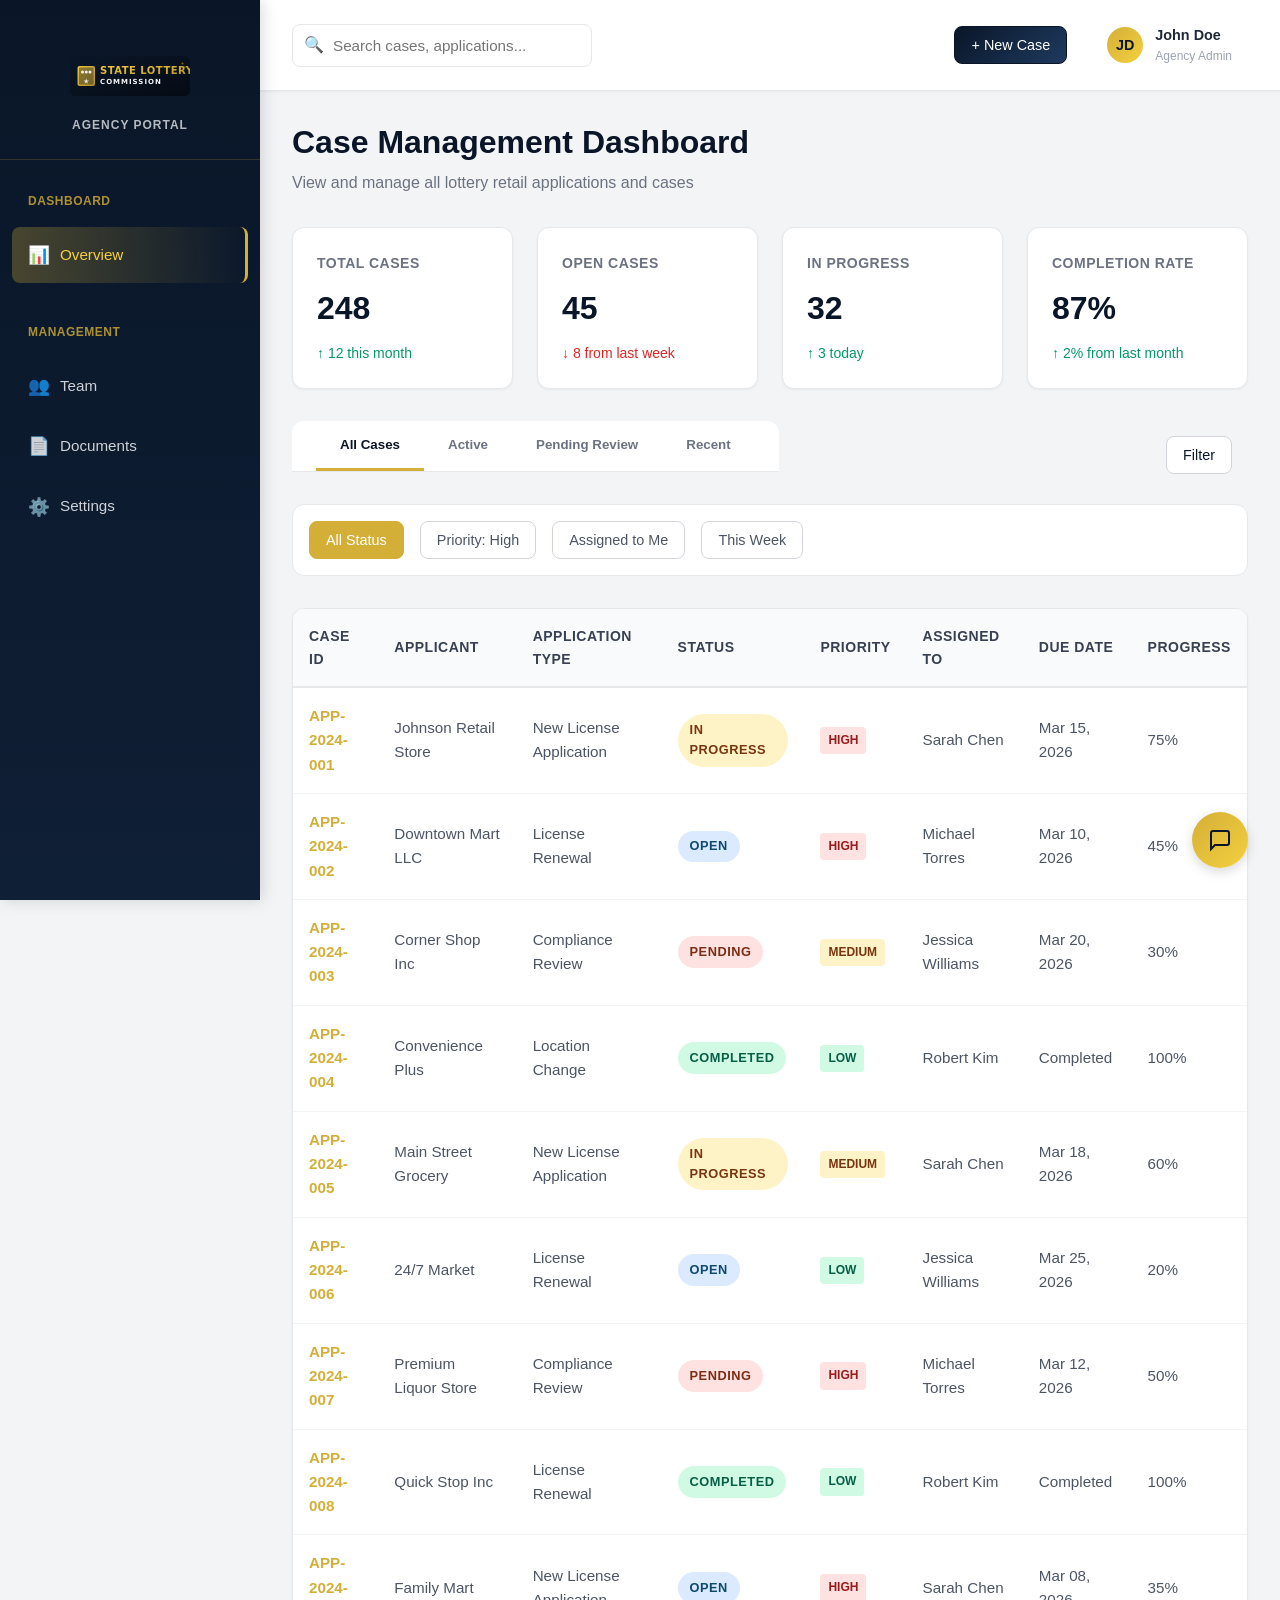
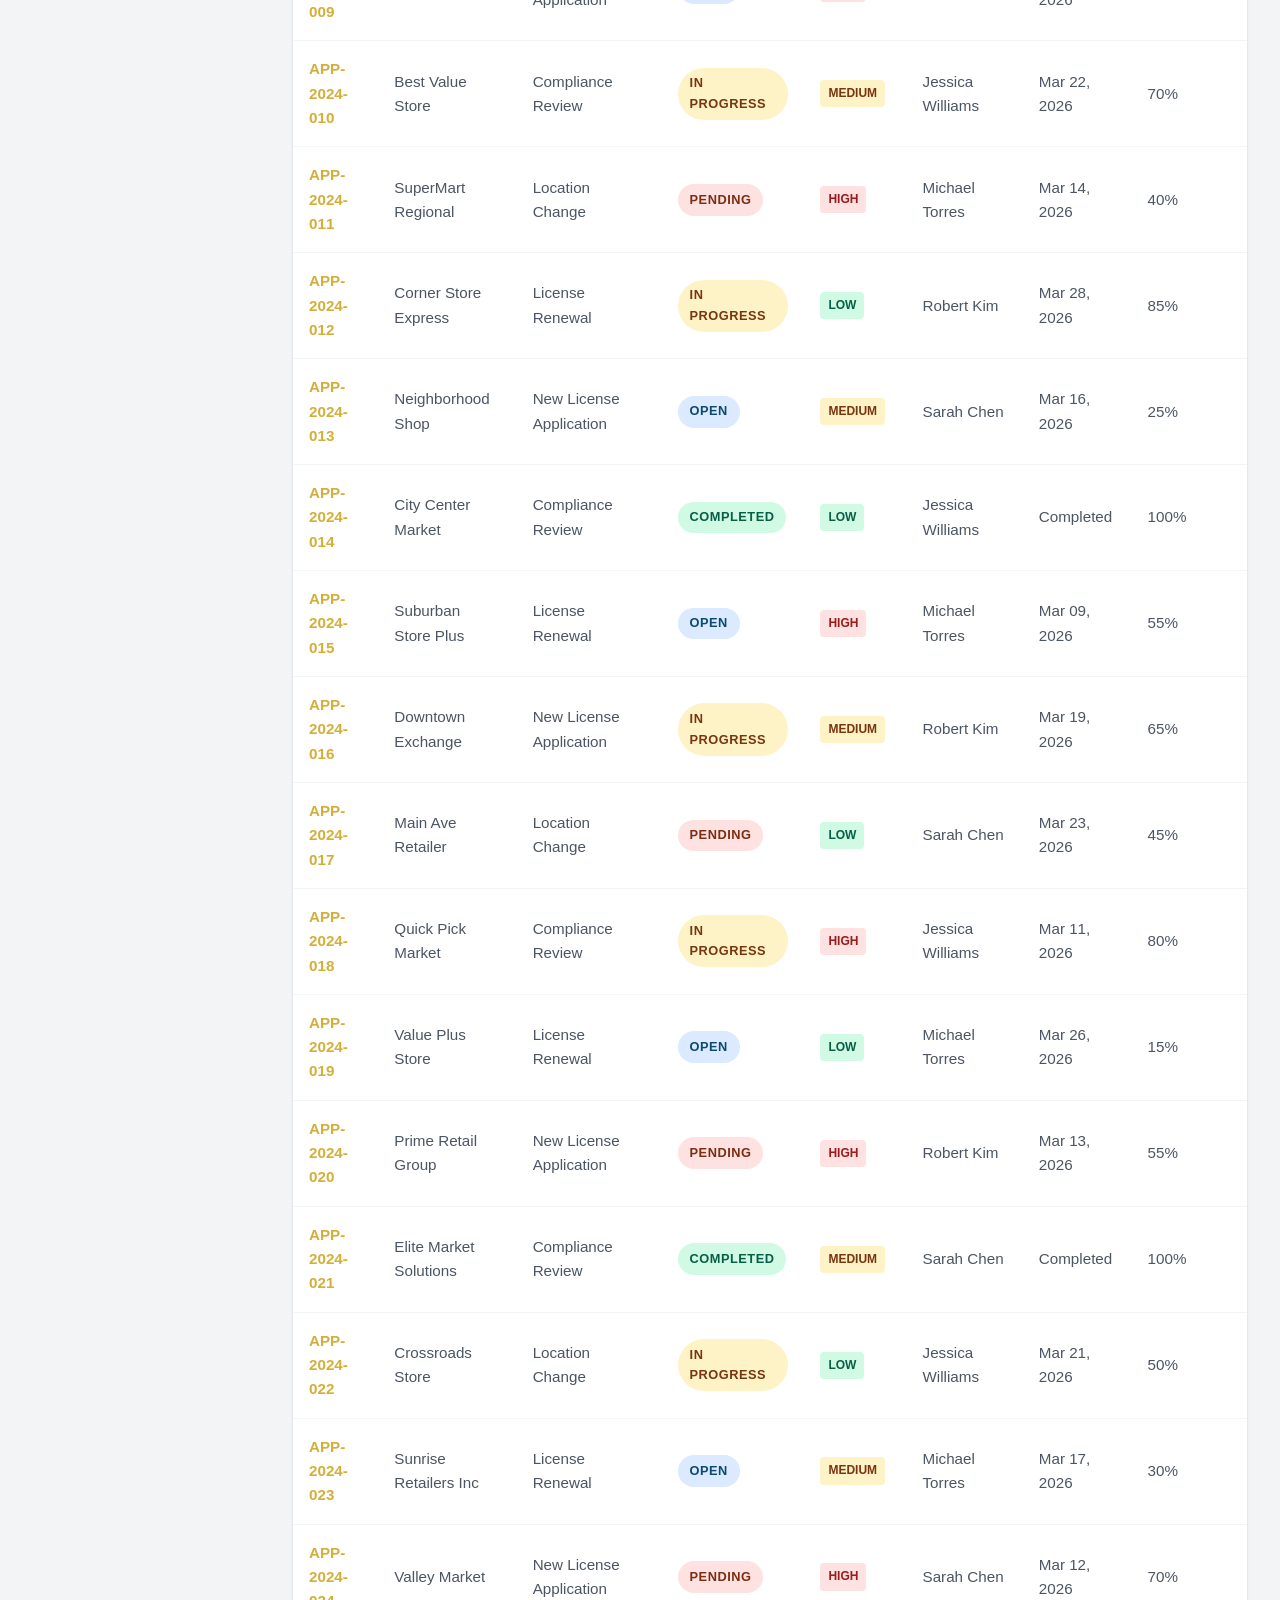
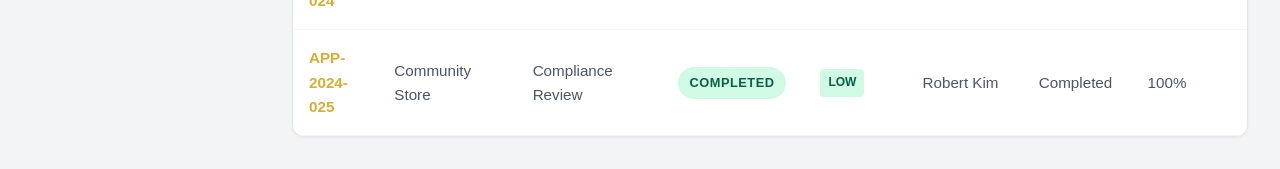
<file: backoffice_application.html>
<!DOCTYPE html>
<html lang="en">
<head>
  <meta charset="UTF-8">
  <meta name="viewport" content="width=device-width, initial-scale=1.0">
  <meta name="description" content="Agency Case Management Portal - State Lottery Commission">
  <title>Case Management - State Lottery Commission Portal</title>
  <link rel="stylesheet" href="css/style.css">
  <style>
    /* Case Management Dashboard Styles */
    * {
      margin: 0;
      padding: 0;
      box-sizing: border-box;
    }

    body {
      font-family: -apple-system, BlinkMacSystemFont, 'Segoe UI', 'Roboto', 'Oxygen', 'Ubuntu', 'Cantarell', 'Fira Sans', 'Droid Sans', 'Helvetica Neue', sans-serif;
      background-color: #f3f4f6;
    }

    .case-management-page {
      display: flex;
      min-height: 100vh;
    }

    /* Sidebar Navigation */
    .sidebar {
      background: linear-gradient(180deg, #0A1628 0%, #0f1f35 100%);
      padding: 2rem 0;
      position: fixed;
      left: 0;
      top: 0;
      height: 100vh;
      width: 260px;
      overflow-y: auto;
      box-shadow: 2px 0 15px rgba(0, 0, 0, 0.15);
      z-index: 100;
    }

    .sidebar-header {
      padding: 1.5rem;
      text-align: center;
      border-bottom: 1px solid rgba(212, 175, 55, 0.2);
      margin-bottom: 1.5rem;
    }

    .sidebar-logo {
      height: 40px;
      margin-bottom: 0.75rem;
    }

    .sidebar-title {
      color: #FFFFFF;
      font-size: 0.75rem;
      font-weight: 700;
      letter-spacing: 1px;
      text-transform: uppercase;
      color: rgba(255, 255, 255, 0.7);
    }

    .sidebar-nav {
      padding: 0 0.75rem;
    }

    .sidebar-nav-section {
      margin-bottom: 2rem;
    }

    .sidebar-nav-label {
      padding: 0.5rem 1rem;
      font-size: 0.75rem;
      font-weight: 700;
      text-transform: uppercase;
      color: rgba(212, 175, 55, 0.8);
      letter-spacing: 0.5px;
      margin-bottom: 0.5rem;
    }

    .sidebar-nav-item {
      display: flex;
      align-items: center;
      gap: 0.75rem;
      padding: 0.875rem 1rem;
      color: rgba(255, 255, 255, 0.8);
      cursor: pointer;
      border-radius: 0.5rem;
      transition: all 0.3s ease;
      font-size: 0.95rem;
      font-weight: 500;
      margin-bottom: 0.25rem;
      text-decoration: none;
    }

    .sidebar-nav-item:hover {
      background-color: rgba(212, 175, 55, 0.15);
      color: #FFFFFF;
      padding-left: 1.25rem;
    }

    .sidebar-nav-item.active {
      background: linear-gradient(90deg, rgba(212, 175, 55, 0.3) 0%, transparent 100%);
      color: #F4D03F;
      border-right: 3px solid #D4AF37;
      padding-right: calc(1rem - 3px);
    }

    .sidebar-icon {
      font-size: 1.1rem;
      width: 20px;
      text-align: center;
    }

    /* Main Content Area */
    .main-content {
      margin-left: 260px;
      flex: 1;
      display: flex;
      flex-direction: column;
      width: calc(100% - 260px);
    }

    /* Top Navigation Bar */
    .top-nav {
      background: white;
      border-bottom: 1px solid #e5e7eb;
      padding: 1rem 2rem;
      display: flex;
      justify-content: space-between;
      align-items: center;
      box-shadow: 0 1px 3px rgba(0, 0, 0, 0.05);
      position: sticky;
      top: 0;
      z-index: 50;
      flex-shrink: 0;
    }

    .top-nav-left {
      display: flex;
      align-items: center;
      gap: 1rem;
    }

    .search-bar {
      position: relative;
      width: 300px;
    }

    .search-bar input {
      width: 100%;
      padding: 0.75rem 1rem 0.75rem 2.5rem;
      border: 1px solid #e5e7eb;
      border-radius: 0.5rem;
      font-size: 0.95rem;
      transition: all 0.3s ease;
    }

    .search-bar input:focus {
      outline: none;
      border-color: #D4AF37;
      box-shadow: 0 0 0 3px rgba(212, 175, 55, 0.1);
    }

    .search-icon {
      position: absolute;
      left: 0.75rem;
      top: 50%;
      transform: translateY(-50%);
      color: #9ca3af;
    }

    .top-nav-right {
      display: flex;
      align-items: center;
      gap: 1.5rem;
    }

    .user-profile {
      display: flex;
      align-items: center;
      gap: 0.75rem;
      cursor: pointer;
      padding: 0.5rem 1rem;
      border-radius: 0.5rem;
      transition: all 0.3s ease;
    }

    .user-profile:hover {
      background-color: #f3f4f6;
    }

    .user-avatar {
      width: 36px;
      height: 36px;
      border-radius: 50%;
      background: linear-gradient(135deg, #D4AF37 0%, #F4D03F 100%);
      display: flex;
      align-items: center;
      justify-content: center;
      color: #0A1628;
      font-weight: 700;
      font-size: 0.9rem;
    }

    .user-info {
      display: flex;
      flex-direction: column;
    }

    .user-name {
      font-weight: 600;
      color: #1f2937;
      font-size: 0.9rem;
    }

    .user-role {
      font-size: 0.75rem;
      color: #9ca3af;
    }

    /* Dashboard Content */
    .dashboard-content {
      padding: 2rem;
      flex: 1;
      overflow-y: auto;
      background-color: #f3f4f6;
    }

    .page-header {
      margin-bottom: 2rem;
    }

    .page-title {
      font-size: 2rem;
      font-weight: 700;
      color: #0A1628;
      margin-bottom: 0.5rem;
    }

    .page-subtitle {
      color: #6b7280;
      font-size: 1rem;
    }

    /* Tabs */
    .tabs {
      display: flex;
      gap: 0;
      border-bottom: 1px solid #e5e7eb;
      margin-bottom: 2rem;
      background: white;
      border-radius: 0.75rem 0.75rem 0 0;
      padding: 0 1.5rem;
    }

    .tab {
      padding: 1rem 1.5rem;
      border: none;
      background: none;
      color: #6b7280;
      font-weight: 600;
      cursor: pointer;
      border-bottom: 3px solid transparent;
      transition: all 0.3s ease;
      position: relative;
    }

    .tab:hover {
      color: #0A1628;
      border-bottom-color: #e5e7eb;
    }

    .tab.active {
      color: #0A1628;
      border-bottom-color: #D4AF37;
    }

    /* Case List */
    .case-list {
      background: white;
      border-radius: 0.75rem;
      box-shadow: 0 1px 3px rgba(0, 0, 0, 0.05);
      overflow: hidden;
      border: 1px solid #e5e7eb;
    }

    .case-table {
      width: 100%;
      border-collapse: collapse;
    }

    .case-table thead {
      background-color: #f9fafb;
      border-bottom: 2px solid #e5e7eb;
    }

    .case-table th {
      padding: 1rem;
      text-align: left;
      font-weight: 700;
      color: #374151;
      font-size: 0.875rem;
      text-transform: uppercase;
      letter-spacing: 0.5px;
    }

    .case-table tbody tr {
      border-bottom: 1px solid #f3f4f6;
      transition: all 0.3s ease;
    }

    .case-table tbody tr:hover {
      background-color: #f9fafb;
    }

    .case-table td {
      padding: 1rem;
      color: #4b5563;
      font-size: 0.95rem;
    }

    .case-id {
      font-weight: 700;
      color: #D4AF37;
      cursor: pointer;
    }

    .case-id:hover {
      text-decoration: underline;
    }

    .status-badge {
      display: inline-block;
      padding: 0.35rem 0.75rem;
      border-radius: 9999px;
      font-size: 0.8rem;
      font-weight: 600;
      text-transform: uppercase;
      letter-spacing: 0.5px;
    }

    .status-open {
      background-color: #dbeafe;
      color: #0c4a6e;
    }

    .status-in-progress {
      background-color: #fef3c7;
      color: #78350f;
    }

    .status-pending {
      background-color: #fee2e2;
      color: #7c2d12;
    }

    .status-completed {
      background-color: #d1fae5;
      color: #065f46;
    }

    .priority-badge {
      display: inline-block;
      padding: 0.25rem 0.5rem;
      border-radius: 0.25rem;
      font-size: 0.75rem;
      font-weight: 700;
      text-transform: uppercase;
    }

    .priority-high {
      background-color: #fee2e2;
      color: #991b1b;
    }

    .priority-medium {
      background-color: #fef3c7;
      color: #78350f;
    }

    .priority-low {
      background-color: #d1fae5;
      color: #065f46;
    }

    /* Stats Cards */
    .stats-section {
      display: grid;
      grid-template-columns: repeat(auto-fit, minmax(200px, 1fr));
      gap: 1.5rem;
      margin-bottom: 2rem;
    }

    .stat-card {
      background: white;
      padding: 1.5rem;
      border-radius: 0.75rem;
      border: 1px solid #e5e7eb;
      box-shadow: 0 1px 3px rgba(0, 0, 0, 0.05);
    }

    .stat-label {
      color: #6b7280;
      font-size: 0.875rem;
      font-weight: 600;
      text-transform: uppercase;
      letter-spacing: 0.5px;
      margin-bottom: 0.5rem;
    }

    .stat-value {
      font-size: 2rem;
      font-weight: 700;
      color: #0A1628;
      margin-bottom: 0.5rem;
    }

    .stat-change {
      font-size: 0.875rem;
      color: #059669;
    }

    .stat-change.negative {
      color: #dc2626;
    }

    /* Filters */
    .filter-bar {
      display: flex;
      gap: 1rem;
      margin-bottom: 2rem;
      flex-wrap: wrap;
      background: white;
      padding: 1rem;
      border-radius: 0.75rem;
      border: 1px solid #e5e7eb;
    }

    .filter-btn {
      padding: 0.625rem 1rem;
      border: 1px solid #d1d5db;
      border-radius: 0.5rem;
      background: white;
      color: #4b5563;
      font-weight: 500;
      cursor: pointer;
      transition: all 0.3s ease;
      font-size: 0.9rem;
    }

    .filter-btn:hover {
      border-color: #D4AF37;
      color: #D4AF37;
    }

    .filter-btn.active {
      background: #D4AF37;
      color: white;
      border-color: #D4AF37;
    }

    /* Action Buttons */
    .action-btn {
      padding: 0.625rem 1rem;
      border: none;
      border-radius: 0.5rem;
      background: white;
      color: #0A1628;
      border: 1px solid #d1d5db;
      cursor: pointer;
      font-weight: 500;
      transition: all 0.3s ease;
      font-size: 0.9rem;
    }

    .action-btn:hover {
      border-color: #D4AF37;
      color: #D4AF37;
    }

    .action-btn.primary {
      background: linear-gradient(135deg, #0A1628 0%, #1E3A5F 100%);
      color: white;
      border-color: #0A1628;
    }

    .action-btn.primary:hover {
      background: linear-gradient(135deg, #0f1f35 0%, #2d4f7f 100%);
      border-color: #D4AF37;
      box-shadow: 0 4px 12px rgba(212, 175, 55, 0.2);
    }

    /* Scrollbar Styling */
    ::-webkit-scrollbar {
      width: 8px;
      height: 8px;
    }

    ::-webkit-scrollbar-track {
      background: #f1f5f9;
    }

    ::-webkit-scrollbar-thumb {
      background: #cbd5e1;
      border-radius: 4px;
    }

    ::-webkit-scrollbar-thumb:hover {
      background: #94a3b8;
    }

    /* Responsive */
    @media (max-width: 768px) {
      .case-management-page {
        flex-direction: column;
      }

      .sidebar {
        position: fixed;
        left: -260px;
        transition: left 0.3s ease;
        z-index: 200;
      }

      .sidebar.open {
        left: 0;
      }

      .main-content {
        margin-left: 0;
        width: 100%;
      }

      .search-bar {
        width: 200px;
      }

      .stats-section {
        grid-template-columns: 1fr;
      }
    }
  </style>
</head>
<body>
  <div class="case-management-page">
    <!-- Sidebar -->
    <aside class="sidebar">
      <div class="sidebar-header">
        <img src="assets/sba-logo.svg" alt="Logo" class="sidebar-logo">
        <div class="sidebar-title">Agency Portal</div>
      </div>

      <nav class="sidebar-nav">
        <!-- Dashboard Section -->
        <div class="sidebar-nav-section">
          <div class="sidebar-nav-label">Dashboard</div>
          <a href="#" class="sidebar-nav-item active">
            <span class="sidebar-icon">📊</span>
            <span>Overview</span>
          </a>
        </div>

        <!-- Management Section -->
        <div class="sidebar-nav-section">
          <div class="sidebar-nav-label">Management</div>
          <a href="team.html" class="sidebar-nav-item">
            <span class="sidebar-icon">👥</span>
            <span>Team</span>
          </a>
          <a href="documents.html" class="sidebar-nav-item">
            <span class="sidebar-icon">📄</span>
            <span>Documents</span>
          </a>
          <a href="settings.html" class="sidebar-nav-item">
            <span class="sidebar-icon">⚙️</span>
            <span>Settings</span>
          </a>
        </div>
      </nav>
    </aside>

    <!-- Main Content -->
    <div class="main-content">
      <!-- Top Navigation -->
      <nav class="top-nav">
        <div class="top-nav-left">
          <div class="search-bar">
            <span class="search-icon">🔍</span>
            <input type="text" placeholder="Search cases, applications...">
          </div>
        </div>

        <div class="top-nav-right">
          <button class="action-btn primary">+ New Case</button>
          <div class="user-profile" style="position: relative;">
            <div class="user-avatar">JD</div>
            <div class="user-info">
              <div class="user-name">John Doe</div>
              <div class="user-role">Agency Admin</div>
            </div>
            <!-- Dropdown Menu -->
            <div class="user-dropdown" style="display: none; position: absolute; top: 100%; right: 0; background: white; border-radius: 0.5rem; box-shadow: 0 10px 25px rgba(0, 0, 0, 0.1); min-width: 200px; z-index: 1000; margin-top: 0.5rem;">
              <a href="settings.html" style="display: block; padding: 0.75rem 1rem; color: #1f2937; text-decoration: none; border-bottom: 1px solid #e5e7eb; font-size: 0.875rem;">Settings</a>
              <a href="#" class="signout-btn" style="display: block; padding: 0.75rem 1rem; color: #ef4444; text-decoration: none; font-size: 0.875rem; font-weight: 600;">Sign Out</a>
            </div>
          </div>
        </div>
      </nav>

      <!-- Dashboard Content -->
      <div class="dashboard-content">
        <div class="page-header">
          <h1 class="page-title">Case Management Dashboard</h1>
          <p class="page-subtitle">View and manage all lottery retail applications and cases</p>
        </div>

        <!-- Stats Section -->
        <div class="stats-section">
          <div class="stat-card">
            <div class="stat-label">Total Cases</div>
            <div class="stat-value">248</div>
            <div class="stat-change">↑ 12 this month</div>
          </div>
          <div class="stat-card">
            <div class="stat-label">Open Cases</div>
            <div class="stat-value">45</div>
            <div class="stat-change negative">↓ 8 from last week</div>
          </div>
          <div class="stat-card">
            <div class="stat-label">In Progress</div>
            <div class="stat-value">32</div>
            <div class="stat-change">↑ 3 today</div>
          </div>
          <div class="stat-card">
            <div class="stat-label">Completion Rate</div>
            <div class="stat-value">87%</div>
            <div class="stat-change">↑ 2% from last month</div>
          </div>
        </div>

        <!-- Tabs and Filter Button -->
        <div style="display: flex; justify-content: space-between; align-items: center; margin-bottom: 0;">
          <div class="tabs">
            <button class="tab active">All Cases</button>
            <button class="tab">Active</button>
            <button class="tab">Pending Review</button>
            <button class="tab">Recent</button>
          </div>
          <button class="action-btn" style="margin-right: 1rem; margin-bottom: 1rem;">Filter</button>
        </div>

        <!-- Filter Bar -->
        <div class="filter-bar">
          <button class="filter-btn active">All Status</button>
          <button class="filter-btn">Priority: High</button>
          <button class="filter-btn">Assigned to Me</button>
          <button class="filter-btn">This Week</button>
        </div>

        <!-- Case List Table -->
        <div class="case-list">
          <table class="case-table">
            <thead>
              <tr>
                <th>Case ID</th>
                <th>Applicant</th>
                <th>Application Type</th>
                <th>Status</th>
                <th>Priority</th>
                <th>Assigned To</th>
                <th>Due Date</th>
                <th>Progress</th>
              </tr>
            </thead>
            <tbody>
              <tr>
                <td><span class="case-id">APP-2024-001</span></td>
                <td>Johnson Retail Store</td>
                <td>New License Application</td>
                <td><span class="status-badge status-in-progress">In Progress</span></td>
                <td><span class="priority-badge priority-high">High</span></td>
                <td>Sarah Chen</td>
                <td>Mar 15, 2026</td>
                <td>75%</td>
              </tr>
              <tr>
                <td><span class="case-id">APP-2024-002</span></td>
                <td>Downtown Mart LLC</td>
                <td>License Renewal</td>
                <td><span class="status-badge status-open">Open</span></td>
                <td><span class="priority-badge priority-high">High</span></td>
                <td>Michael Torres</td>
                <td>Mar 10, 2026</td>
                <td>45%</td>
              </tr>
              <tr>
                <td><span class="case-id">APP-2024-003</span></td>
                <td>Corner Shop Inc</td>
                <td>Compliance Review</td>
                <td><span class="status-badge status-pending">Pending</span></td>
                <td><span class="priority-badge priority-medium">Medium</span></td>
                <td>Jessica Williams</td>
                <td>Mar 20, 2026</td>
                <td>30%</td>
              </tr>
              <tr>
                <td><span class="case-id">APP-2024-004</span></td>
                <td>Convenience Plus</td>
                <td>Location Change</td>
                <td><span class="status-badge status-completed">Completed</span></td>
                <td><span class="priority-badge priority-low">Low</span></td>
                <td>Robert Kim</td>
                <td>Completed</td>
                <td>100%</td>
              </tr>
              <tr>
                <td><span class="case-id">APP-2024-005</span></td>
                <td>Main Street Grocery</td>
                <td>New License Application</td>
                <td><span class="status-badge status-in-progress">In Progress</span></td>
                <td><span class="priority-badge priority-medium">Medium</span></td>
                <td>Sarah Chen</td>
                <td>Mar 18, 2026</td>
                <td>60%</td>
              </tr>
              <tr>
                <td><span class="case-id">APP-2024-006</span></td>
                <td>24/7 Market</td>
                <td>License Renewal</td>
                <td><span class="status-badge status-open">Open</span></td>
                <td><span class="priority-badge priority-low">Low</span></td>
                <td>Jessica Williams</td>
                <td>Mar 25, 2026</td>
                <td>20%</td>
              </tr>
              <tr>
                <td><span class="case-id">APP-2024-007</span></td>
                <td>Premium Liquor Store</td>
                <td>Compliance Review</td>
                <td><span class="status-badge status-pending">Pending</span></td>
                <td><span class="priority-badge priority-high">High</span></td>
                <td>Michael Torres</td>
                <td>Mar 12, 2026</td>
                <td>50%</td>
              </tr>
              <tr>
                <td><span class="case-id">APP-2024-008</span></td>
                <td>Quick Stop Inc</td>
                <td>License Renewal</td>
                <td><span class="status-badge status-completed">Completed</span></td>
                <td><span class="priority-badge priority-low">Low</span></td>
                <td>Robert Kim</td>
                <td>Completed</td>
                <td>100%</td>
              </tr>
            </tbody>
          </table>
        </div>
      </div>
    </div>
  </div>

  <script>
    // Case data - expanded with much more dummy data
    const cases = [
      { id: 'APP-2024-001', applicant: 'Johnson Retail Store', type: 'New License Application', status: 'In Progress', priority: 'High', assignee: 'Sarah Chen', dueDate: 'Mar 15, 2026', progress: 75 },
      { id: 'APP-2024-002', applicant: 'Downtown Mart LLC', type: 'License Renewal', status: 'Open', priority: 'High', assignee: 'Michael Torres', dueDate: 'Mar 10, 2026', progress: 45 },
      { id: 'APP-2024-003', applicant: 'Corner Shop Inc', type: 'Compliance Review', status: 'Pending', priority: 'Medium', assignee: 'Jessica Williams', dueDate: 'Mar 20, 2026', progress: 30 },
      { id: 'APP-2024-004', applicant: 'Convenience Plus', type: 'Location Change', status: 'Completed', priority: 'Low', assignee: 'Robert Kim', dueDate: 'Completed', progress: 100 },
      { id: 'APP-2024-005', applicant: 'Main Street Grocery', type: 'New License Application', status: 'In Progress', priority: 'Medium', assignee: 'Sarah Chen', dueDate: 'Mar 18, 2026', progress: 60 },
      { id: 'APP-2024-006', applicant: '24/7 Market', type: 'License Renewal', status: 'Open', priority: 'Low', assignee: 'Jessica Williams', dueDate: 'Mar 25, 2026', progress: 20 },
      { id: 'APP-2024-007', applicant: 'Premium Liquor Store', type: 'Compliance Review', status: 'Pending', priority: 'High', assignee: 'Michael Torres', dueDate: 'Mar 12, 2026', progress: 50 },
      { id: 'APP-2024-008', applicant: 'Quick Stop Inc', type: 'License Renewal', status: 'Completed', priority: 'Low', assignee: 'Robert Kim', dueDate: 'Completed', progress: 100 },
      { id: 'APP-2024-009', applicant: 'Family Mart', type: 'New License Application', status: 'Open', priority: 'High', assignee: 'Sarah Chen', dueDate: 'Mar 08, 2026', progress: 35 },
      { id: 'APP-2024-010', applicant: 'Best Value Store', type: 'Compliance Review', status: 'In Progress', priority: 'Medium', assignee: 'Jessica Williams', dueDate: 'Mar 22, 2026', progress: 70 },
      { id: 'APP-2024-011', applicant: 'SuperMart Regional', type: 'Location Change', status: 'Pending', priority: 'High', assignee: 'Michael Torres', dueDate: 'Mar 14, 2026', progress: 40 },
      { id: 'APP-2024-012', applicant: 'Corner Store Express', type: 'License Renewal', status: 'In Progress', priority: 'Low', assignee: 'Robert Kim', dueDate: 'Mar 28, 2026', progress: 85 },
      { id: 'APP-2024-013', applicant: 'Neighborhood Shop', type: 'New License Application', status: 'Open', priority: 'Medium', assignee: 'Sarah Chen', dueDate: 'Mar 16, 2026', progress: 25 },
      { id: 'APP-2024-014', applicant: 'City Center Market', type: 'Compliance Review', status: 'Completed', priority: 'Low', assignee: 'Jessica Williams', dueDate: 'Completed', progress: 100 },
      { id: 'APP-2024-015', applicant: 'Suburban Store Plus', type: 'License Renewal', status: 'Open', priority: 'High', assignee: 'Michael Torres', dueDate: 'Mar 09, 2026', progress: 55 },
      { id: 'APP-2024-016', applicant: 'Downtown Exchange', type: 'New License Application', status: 'In Progress', priority: 'Medium', assignee: 'Robert Kim', dueDate: 'Mar 19, 2026', progress: 65 },
      { id: 'APP-2024-017', applicant: 'Main Ave Retailer', type: 'Location Change', status: 'Pending', priority: 'Low', assignee: 'Sarah Chen', dueDate: 'Mar 23, 2026', progress: 45 },
      { id: 'APP-2024-018', applicant: 'Quick Pick Market', type: 'Compliance Review', status: 'In Progress', priority: 'High', assignee: 'Jessica Williams', dueDate: 'Mar 11, 2026', progress: 80 },
      { id: 'APP-2024-019', applicant: 'Value Plus Store', type: 'License Renewal', status: 'Open', priority: 'Low', assignee: 'Michael Torres', dueDate: 'Mar 26, 2026', progress: 15 },
      { id: 'APP-2024-020', applicant: 'Prime Retail Group', type: 'New License Application', status: 'Pending', priority: 'High', assignee: 'Robert Kim', dueDate: 'Mar 13, 2026', progress: 55 },
      { id: 'APP-2024-021', applicant: 'Elite Market Solutions', type: 'Compliance Review', status: 'Completed', priority: 'Medium', assignee: 'Sarah Chen', dueDate: 'Completed', progress: 100 },
      { id: 'APP-2024-022', applicant: 'Crossroads Store', type: 'Location Change', status: 'In Progress', priority: 'Low', assignee: 'Jessica Williams', dueDate: 'Mar 21, 2026', progress: 50 },
      { id: 'APP-2024-023', applicant: 'Sunrise Retailers Inc', type: 'License Renewal', status: 'Open', priority: 'Medium', assignee: 'Michael Torres', dueDate: 'Mar 17, 2026', progress: 30 },
      { id: 'APP-2024-024', applicant: 'Valley Market', type: 'New License Application', status: 'Pending', priority: 'High', assignee: 'Sarah Chen', dueDate: 'Mar 12, 2026', progress: 70 },
      { id: 'APP-2024-025', applicant: 'Community Store', type: 'Compliance Review', status: 'Completed', priority: 'Low', assignee: 'Robert Kim', dueDate: 'Completed', progress: 100 },
    ];

    let filteredCases = [...cases];
    let activeFilters = {
      status: null,
      priority: null,
      assignee: null,
      tab: 'All Cases'
    };

    // Check URL for filter parameter
    const urlParams = new URLSearchParams(window.location.search);
    const filterParam = urlParams.get('filter');
    if (filterParam) {
      if (filterParam === 'assignedToMe') {
        activeFilters.assignee = 'Sarah Chen';
      } else if (filterParam === 'open') {
        activeFilters.status = 'Open';
      } else if (filterParam === 'inProgress') {
        activeFilters.status = 'In Progress';
      } else if (filterParam === 'completed') {
        activeFilters.status = 'Completed';
      } else if (filterParam === 'atRisk') {
        activeFilters.priority = 'High';
        activeFilters.status = 'Pending';
      }
      // Update button states after setting filters
      setTimeout(() => {
        updateFilterButtonStates();
      }, 100);
    }
    
    // Function to update filter button active states
    function updateFilterButtonStates() {
      document.querySelectorAll('.filter-btn').forEach(btn => {
        const text = btn.textContent.trim();
        btn.classList.remove('active');
        
        if (text === 'All Status' && !activeFilters.status && !activeFilters.priority && !activeFilters.assignee) {
          btn.classList.add('active');
        } else if (text.startsWith('Priority:') && activeFilters.priority === 'High') {
          btn.classList.add('active');
        } else if (text === 'Assigned to Me' && activeFilters.assignee === 'Sarah Chen') {
          btn.classList.add('active');
        }
      });
    }

    // Filter cases based on active filters
    function filterCases() {
      filteredCases = cases.filter(caseItem => {
        let matches = true;

        // Tab filters
        if (activeFilters.tab === 'Active') {
          matches = matches && ['Open', 'In Progress'].includes(caseItem.status);
        } else if (activeFilters.tab === 'Pending Review') {
          matches = matches && caseItem.status === 'Pending';
        } else if (activeFilters.tab === 'Recent') {
          matches = matches && ['Open', 'In Progress', 'Pending'].includes(caseItem.status);
        }

        // Status filter
        if (activeFilters.status) {
          matches = matches && caseItem.status === activeFilters.status;
        }

        // Priority filter
        if (activeFilters.priority) {
          matches = matches && caseItem.priority === activeFilters.priority;
        }

        // Assignee filter - check if assignee is 'Sarah Chen'
        if (activeFilters.assignee) {
          matches = matches && caseItem.assignee === activeFilters.assignee;
        }

        return matches;
      });

      renderTable();
    }

    // Render table with filtered cases
    function renderTable() {
      const tbody = document.querySelector('.case-table tbody');
      tbody.innerHTML = '';

      if (filteredCases.length === 0) {
        tbody.innerHTML = '<tr><td colspan="8" style="text-align: center; padding: 2rem; color: #9ca3af;">No cases found matching your filters</td></tr>';
        return;
      }

      filteredCases.forEach(caseItem => {
        const statusClass = `status-${caseItem.status.toLowerCase().replace(' ', '-')}`;
        const priorityClass = `priority-${caseItem.priority.toLowerCase()}`;
        
        const row = document.createElement('tr');
        row.innerHTML = `
          <td><span class="case-id" data-case-id="${caseItem.id}">${caseItem.id}</span></td>
          <td>${caseItem.applicant}</td>
          <td>${caseItem.type}</td>
          <td><span class="status-badge ${statusClass}">${caseItem.status}</span></td>
          <td><span class="priority-badge ${priorityClass}">${caseItem.priority}</span></td>
          <td>${caseItem.assignee}</td>
          <td>${caseItem.dueDate}</td>
          <td>${caseItem.progress}%</td>
        `;
        tbody.appendChild(row);
      });

      // Attach click handlers to case IDs
      attachCaseClickHandlers();
    }

    // Attach click handlers to case IDs
    function attachCaseClickHandlers() {
      document.querySelectorAll('.case-id').forEach(id => {
        id.addEventListener('click', (e) => {
          e.preventDefault();
          const caseId = e.target.getAttribute('data-case-id');
          openCaseDetail(caseId);
        });
      });
    }

    // Open case detail modal or page
    function openCaseDetail(caseId) {
      const caseData = cases.find(c => c.id === caseId);
      if (!caseData) return;

      // Create and show modal
      const modal = document.createElement('div');
      modal.style.cssText = `
        position: fixed;
        top: 0;
        left: 0;
        right: 0;
        bottom: 0;
        background: rgba(0, 0, 0, 0.5);
        display: flex;
        align-items: center;
        justify-content: center;
        z-index: 1000;
      `;

      modal.innerHTML = `
        <div style="background: white; border-radius: 0.75rem; width: 90%; max-width: 600px; max-height: 90vh; overflow-y: auto; padding: 2rem;">
          <div style="display: flex; justify-content: space-between; align-items: center; margin-bottom: 1.5rem;">
            <h2 style="font-size: 1.5rem; font-weight: 700; margin: 0;">${caseData.id}</h2>
            <button onclick="this.closest('[data-modal]').remove()" style="background: none; border: none; font-size: 1.5rem; cursor: pointer;">✕</button>
          </div>

          <div style="grid-template-columns: 1fr 1fr; display: grid; gap: 1rem; margin-bottom: 1.5rem;">
            <div>
              <div style="color: #6b7280; font-size: 0.875rem; font-weight: 600; text-transform: uppercase; margin-bottom: 0.5rem;">Applicant</div>
              <div style="font-weight: 600; color: #0A1628;">${caseData.applicant}</div>
            </div>
            <div>
              <div style="color: #6b7280; font-size: 0.875rem; font-weight: 600; text-transform: uppercase; margin-bottom: 0.5rem;">Application Type</div>
              <div style="font-weight: 600; color: #0A1628;">${caseData.type}</div>
            </div>
            <div>
              <div style="color: #6b7280; font-size: 0.875rem; font-weight: 600; text-transform: uppercase; margin-bottom: 0.5rem;">Status</div>
              <span class="status-badge status-${caseData.status.toLowerCase().replace(' ', '-')}">${caseData.status}</span>
            </div>
            <div>
              <div style="color: #6b7280; font-size: 0.875rem; font-weight: 600; text-transform: uppercase; margin-bottom: 0.5rem;">Priority</div>
              <span class="priority-badge priority-${caseData.priority.toLowerCase()}">${caseData.priority}</span>
            </div>
            <div>
              <div style="color: #6b7280; font-size: 0.875rem; font-weight: 600; text-transform: uppercase; margin-bottom: 0.5rem;">Assigned To</div>
              <div style="font-weight: 600; color: #0A1628;">${caseData.assignee}</div>
            </div>
            <div>
              <div style="color: #6b7280; font-size: 0.875rem; font-weight: 600; text-transform: uppercase; margin-bottom: 0.5rem;">Due Date</div>
              <div style="font-weight: 600; color: #0A1628;">${caseData.dueDate}</div>
            </div>
          </div>

          <div style="margin-bottom: 1.5rem;">
            <div style="color: #6b7280; font-size: 0.875rem; font-weight: 600; text-transform: uppercase; margin-bottom: 0.5rem;">Progress</div>
            <div style="background: #f3f4f6; border-radius: 0.5rem; height: 8px; overflow: hidden;">
              <div style="background: linear-gradient(90deg, #D4AF37, #F4D03F); height: 100%; width: ${caseData.progress}%;"></div>
            </div>
            <div style="text-align: right; margin-top: 0.5rem; font-weight: 600; color: #0A1628;">${caseData.progress}% Complete</div>
          </div>

          <div style="display: flex; gap: 1rem;">
            <button onclick="this.closest('[data-modal]').remove()" style="flex: 1; padding: 0.75rem; border: 1px solid #d1d5db; border-radius: 0.5rem; background: white; color: #0A1628; font-weight: 600; cursor: pointer; transition: all 0.3s;">Close</button>
            <button style="flex: 1; padding: 0.75rem; border: none; border-radius: 0.5rem; background: linear-gradient(135deg, #0A1628, #1E3A5F); color: white; font-weight: 600; cursor: pointer; transition: all 0.3s;">Edit Case</button>
          </div>
        </div>
      `;
      modal.setAttribute('data-modal', 'true');

      document.body.appendChild(modal);
      modal.addEventListener('click', (e) => {
        if (e.target === modal) modal.remove();
      });
    }

    // Tab switching
    document.querySelectorAll('.tab').forEach(tab => {
      tab.addEventListener('click', (e) => {
        e.preventDefault();
        document.querySelectorAll('.tab').forEach(t => t.classList.remove('active'));
        tab.classList.add('active');
        activeFilters.tab = tab.textContent.trim();
        filterCases();
      });
    });

    // Filter button clicking
    document.querySelectorAll('.filter-btn').forEach(btn => {
      btn.addEventListener('click', (e) => {
        e.preventDefault();
        const text = btn.textContent.trim();
        
        if (text === 'All Status') {
          // Reset all filters
          activeFilters.status = null;
          activeFilters.priority = null;
          activeFilters.assignee = null;
          // Clear all filter buttons
          document.querySelectorAll('.filter-btn').forEach(b => b.classList.remove('active'));
          btn.classList.add('active');
        } else if (text.startsWith('Priority:')) {
          // Toggle priority filter
          if (btn.classList.contains('active')) {
            activeFilters.priority = null;
            btn.classList.remove('active');
          } else {
            activeFilters.priority = 'High';
            btn.classList.add('active');
          }
        } else if (text === 'Assigned to Me') {
          // Toggle assignee filter
          if (btn.classList.contains('active')) {
            activeFilters.assignee = null;
            btn.classList.remove('active');
          } else {
            activeFilters.assignee = 'Sarah Chen';
            btn.classList.add('active');
          }
        } else if (text === 'This Week') {
          btn.classList.toggle('active');
        }

        filterCases();
      });
    });

    // Sidebar navigation
    document.querySelectorAll('.sidebar-nav-item').forEach(item => {
      item.addEventListener('click', (e) => {
        const hrefAttr = item.getAttribute('href');
        const itemText = item.textContent.trim();
        
        // Check if this is a page navigation link (not a filter)
        if (hrefAttr && !hrefAttr.startsWith('#')) {
          // This is a real page link - allow default navigation
          return;
        }
        
        // For hash links, prevent default
        e.preventDefault();
        
        // Remove active from all items
        document.querySelectorAll('.sidebar-nav-item').forEach(i => i.classList.remove('active'));
        
        // Add active to clicked item
        item.classList.add('active');
        
        // Handle navigation for sidebar filters
        if (itemText === 'Overview') {
          // Already on this page
        } else if (itemText === 'My Cases') {
          activeFilters.assignee = 'Sarah Chen';
          activeFilters.tab = 'All Cases';
          activeFilters.status = null;
          activeFilters.priority = null;
          document.querySelectorAll('.tab').forEach(t => t.classList.remove('active'));
          document.querySelector('.tab').classList.add('active');
          filterCases();
        } else if (itemText === 'Open') {
          activeFilters.status = 'Open';
          activeFilters.tab = 'All Cases';
          activeFilters.assignee = null;
          activeFilters.priority = null;
          document.querySelectorAll('.tab').forEach(t => t.classList.remove('active'));
          document.querySelector('.tab').classList.add('active');
          filterCases();
        } else if (itemText === 'In Progress') {
          activeFilters.status = 'In Progress';
          activeFilters.tab = 'All Cases';
          activeFilters.assignee = null;
          activeFilters.priority = null;
          document.querySelectorAll('.tab').forEach(t => t.classList.remove('active'));
          document.querySelector('.tab').classList.add('active');
          filterCases();
        } else if (itemText === 'Completed') {
          activeFilters.status = 'Completed';
          activeFilters.tab = 'All Cases';
          activeFilters.assignee = null;
          activeFilters.priority = null;
          document.querySelectorAll('.tab').forEach(t => t.classList.remove('active'));
          document.querySelector('.tab').classList.add('active');
          filterCases();
        } else if (itemText === 'At Risk') {
          activeFilters.priority = 'High';
          activeFilters.status = 'Pending';
          activeFilters.tab = 'All Cases';
          activeFilters.assignee = null;
          document.querySelectorAll('.tab').forEach(t => t.classList.remove('active'));
          document.querySelector('.tab').classList.add('active');
          filterCases();
        }
      });
    });

    // User profile dropdown
    const userProfile = document.querySelector('.user-profile');
    const userDropdown = document.querySelector('.user-dropdown');
    
    userProfile.addEventListener('click', () => {
      userDropdown.style.display = userDropdown.style.display === 'none' ? 'block' : 'none';
    });
    
    // Close dropdown when clicking outside
    document.addEventListener('click', (e) => {
      if (!userProfile.contains(e.target)) {
        userDropdown.style.display = 'none';
      }
    });
    
    // Sign out button
    document.querySelector('.signout-btn').addEventListener('click', (e) => {
      e.preventDefault();
      alert('Signing out...');
      window.location.href = 'index.html';
    });

    // New Case button
    document.querySelector('.action-btn.primary').addEventListener('click', () => {
      const modal = document.createElement('div');
      modal.style.cssText = `
        position: fixed;
        top: 0;
        left: 0;
        right: 0;
        bottom: 0;
        background: rgba(0, 0, 0, 0.5);
        display: flex;
        align-items: center;
        justify-content: center;
        z-index: 1000;
      `;

      modal.innerHTML = `
        <div style="background: white; border-radius: 0.75rem; width: 90%; max-width: 500px; padding: 2rem;">
          <h2 style="font-size: 1.5rem; font-weight: 700; margin-bottom: 1rem;">Create New Case</h2>
          <p style="color: #6b7280; margin-bottom: 1.5rem;">Fill in the details to create a new lottery retail application case.</p>
          
          <form style="display: grid; gap: 1rem;">
            <div>
              <label style="display: block; font-weight: 600; margin-bottom: 0.5rem; color: #0A1628;">Applicant Name</label>
              <input type="text" placeholder="Enter applicant name" style="width: 100%; padding: 0.75rem; border: 1px solid #d1d5db; border-radius: 0.5rem; font-size: 1rem;">
            </div>
            <div>
              <label style="display: block; font-weight: 600; margin-bottom: 0.5rem; color: #0A1628;">Application Type</label>
              <select style="width: 100%; padding: 0.75rem; border: 1px solid #d1d5db; border-radius: 0.5rem; font-size: 1rem;">
                <option>New License Application</option>
                <option>License Renewal</option>
                <option>Compliance Review</option>
                <option>Location Change</option>
              </select>
            </div>
            <div>
              <label style="display: block; font-weight: 600; margin-bottom: 0.5rem; color: #0A1628;">Priority</label>
              <select style="width: 100%; padding: 0.75rem; border: 1px solid #d1d5db; border-radius: 0.5rem; font-size: 1rem;">
                <option>High</option>
                <option>Medium</option>
                <option>Low</option>
              </select>
            </div>
            <div style="display: flex; gap: 1rem; margin-top: 1rem;">
              <button type="button" onclick="this.closest('[data-modal]').remove()" style="flex: 1; padding: 0.75rem; border: 1px solid #d1d5db; border-radius: 0.5rem; background: white; color: #0A1628; font-weight: 600; cursor: pointer;">Cancel</button>
              <button type="submit" style="flex: 1; padding: 0.75rem; border: none; border-radius: 0.5rem; background: linear-gradient(135deg, #0A1628, #1E3A5F); color: white; font-weight: 600; cursor: pointer;">Create Case</button>
            </div>
          </form>
        </div>
      `;
      modal.setAttribute('data-modal', 'true');

      document.body.appendChild(modal);
      modal.addEventListener('click', (e) => {
        if (e.target === modal) modal.remove();
      });

      modal.querySelector('form').addEventListener('submit', (e) => {
        e.preventDefault();
        alert('Case created successfully!');
        modal.remove();
      });
    });

    // Initialize
    filterCases();
    updateFilterButtonStates();
    renderTable();
  </script>
  <script src="js/chatbot.js"></script>
</file>
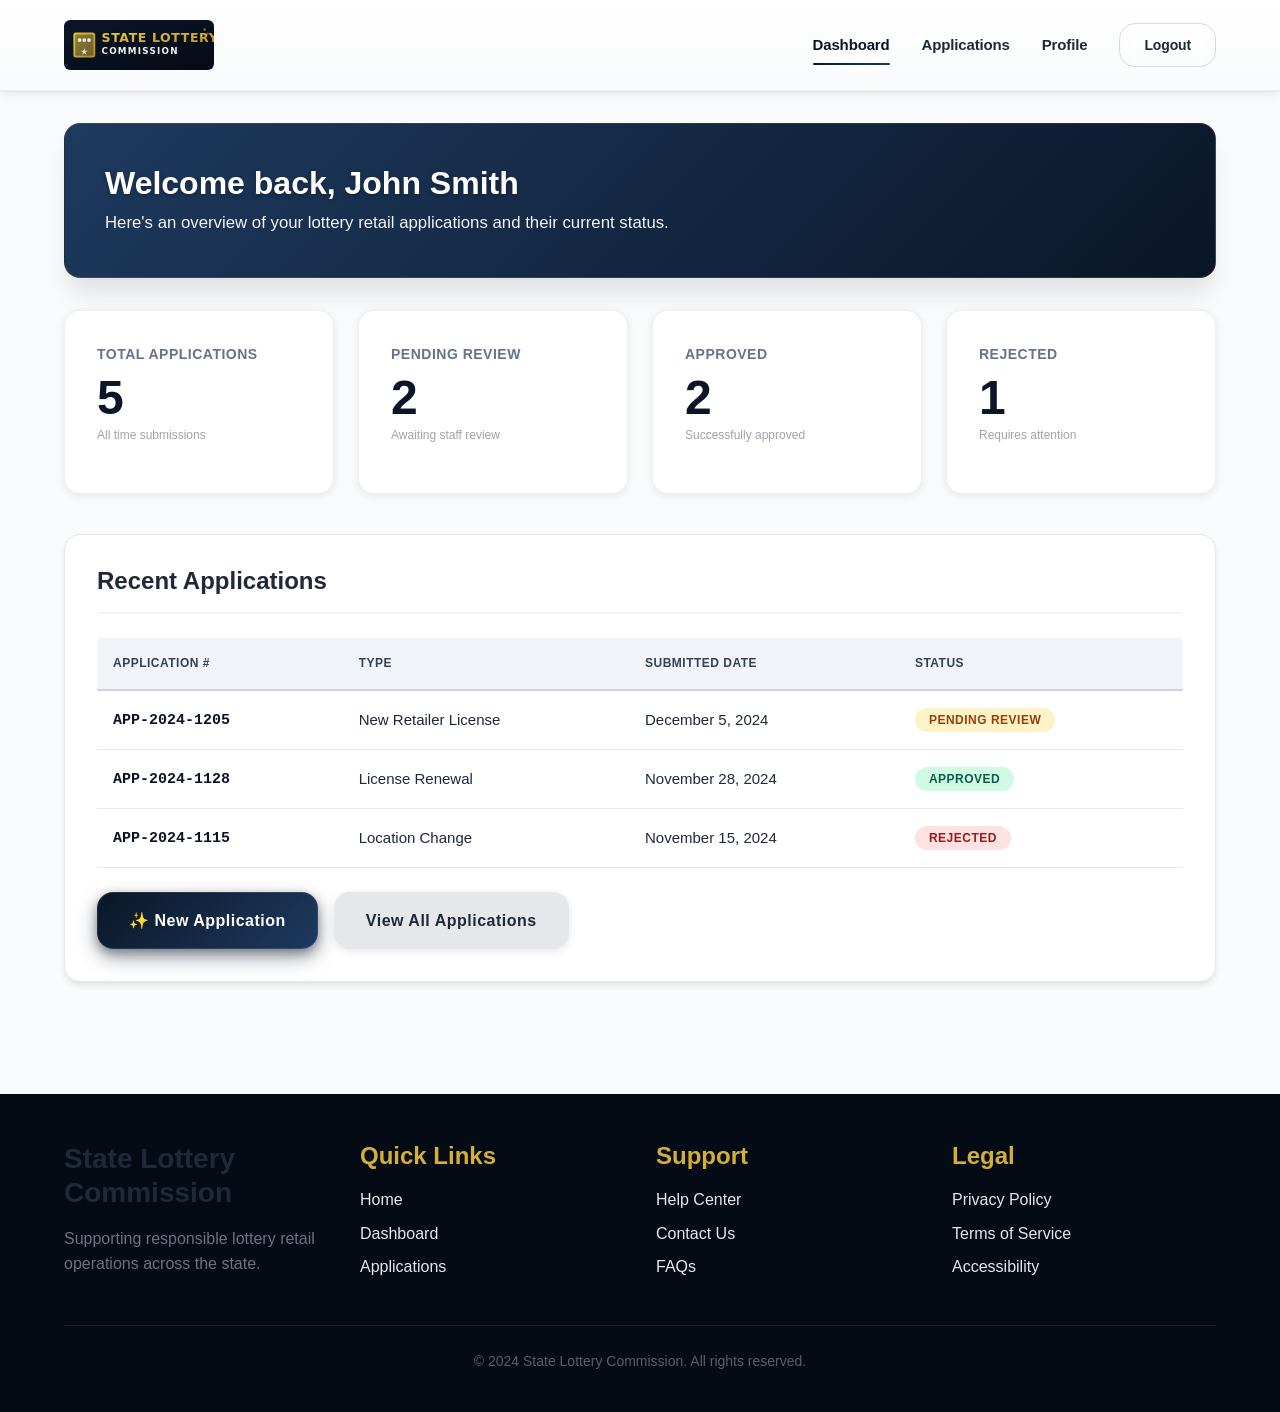
<file: dashboard.html>
<!DOCTYPE html>
<html lang="en">
<head>
  <meta charset="UTF-8">
  <meta name="viewport" content="width=device-width, initial-scale=1.0">
  <meta name="description" content="State Lottery Commission Portal Dashboard">
  <title>Dashboard - State Lottery Commission Portal</title>
  <link rel="stylesheet" href="css/style.css">
  <style>
    /* Dashboard-specific styles */
    .dashboard-page {
      min-height: 100vh;
      background-color: var(--background);
      padding: 2rem 0;
    }

    .dashboard-header {
      margin-bottom: 2rem;
    }

    .welcome-section {
      background: linear-gradient(135deg, #1E3A5F 0%, #0A1628 100%);
      color: white;
      padding: 2.5rem;
      border-radius: var(--radius-xl);
      margin-bottom: 2rem;
      box-shadow: var(--shadow-xl);
      border: 1px solid rgba(212, 175, 55, 0.15);
    }

    .welcome-section h1 {
      font-size: 2rem;
      margin-bottom: 0.5rem;
      font-weight: 700;
      color: #FFFFFF;
      text-shadow: 0 2px 4px rgba(0, 0, 0, 0.3);
    }

    .welcome-section p {
      font-size: 1.05rem;
      color: rgba(255, 255, 255, 0.95);
      margin-bottom: 0;
      font-weight: 400;
    }

    /* Stats Grid */
    .stats-grid {
      display: grid;
      grid-template-columns: repeat(auto-fit, minmax(250px, 1fr));
      gap: 1.5rem;
      margin-bottom: 2.5rem;
    }

    .stat-card {
      background: white;
      padding: 2rem;
      border-radius: var(--radius-xl);
      box-shadow: 0 2px 8px rgba(0, 0, 0, 0.08);
      border: 1px solid rgba(0, 0, 0, 0.06);
      transition: all var(--transition-normal);
      position: relative;
      overflow: hidden;
    }

    .stat-card::before {
      content: '';
      position: absolute;
      top: 0;
      left: 0;
      right: 0;
      height: 4px;
      background: linear-gradient(90deg, var(--primary), var(--primary-light));
      transform: scaleX(0);
      transform-origin: left;
      transition: transform var(--transition-normal);
    }

    .stat-card:hover {
      transform: translateY(-4px);
      box-shadow: var(--shadow-xl);
      border-color: var(--primary);
    }

    .stat-card:hover::before {
      transform: scaleX(1);
    }

    .stat-label {
      font-size: 0.875rem;
      color: #64748B;
      font-weight: 600;
      text-transform: uppercase;
      letter-spacing: 0.5px;
      margin-bottom: 0.5rem;
      display: block;
    }

    .stat-value {
      font-size: 3rem;
      font-weight: 800;
      color: #0A1628;
      line-height: 1;
      margin-bottom: 0.25rem;
    }

    .stat-description {
      font-size: 0.75rem;
      color: var(--text-lighter);
    }

    /* Applications Table */
    .applications-section {
      background: white;
      padding: 2rem;
      border-radius: var(--radius-xl);
      box-shadow: var(--shadow-md);
      border: 1px solid var(--border);
      margin-bottom: 2rem;
    }

    .section-header {
      display: flex;
      justify-content: space-between;
      align-items: center;
      margin-bottom: 1.5rem;
      padding-bottom: 1rem;
      border-bottom: 2px solid var(--border-light);
    }

    .section-title {
      font-size: 1.5rem;
      font-weight: 700;
      color: var(--text);
      margin: 0;
    }

    .table-responsive {
      overflow-x: auto;
      margin-bottom: 1.5rem;
    }

    .applications-table {
      width: 100%;
      border-collapse: collapse;
      font-size: 0.9375rem;
    }

    .applications-table thead {
      background-color: #F1F5F9;
      border-bottom: 2px solid #CBD5E1;
    }

    .applications-table th {
      text-align: left;
      padding: 1rem;
      font-weight: 700;
      color: #334155;
      text-transform: uppercase;
      font-size: 0.75rem;
      letter-spacing: 0.5px;
    }

    .applications-table td {
      padding: 1rem;
      border-bottom: 1px solid #E2E8F0;
      color: #1E293B;
      font-weight: 500;
    }

    .applications-table tbody tr {
      transition: background-color var(--transition-fast);
    }

    .applications-table tbody tr:hover {
      background-color: #F8FAFC;
      cursor: pointer;
    }

    .app-number {
      font-weight: 700;
      color: var(--primary);
      font-family: var(--font-mono);
    }

    /* Status Badges */
    .badge {
      display: inline-block;
      padding: 0.375rem 0.875rem;
      border-radius: var(--radius-full);
      font-size: 0.75rem;
      font-weight: 700;
      text-transform: uppercase;
      letter-spacing: 0.5px;
      line-height: 1;
    }

    .badge-pending {
      background-color: var(--warning-light);
      color: #92400E;
    }

    .badge-approved {
      background-color: var(--success-light);
      color: #065F46;
    }

    .badge-rejected {
      background-color: var(--error-light);
      color: #991B1B;
    }

    .badge-review {
      background-color: var(--info-light);
      color: #1E40AF;
    }

    /* Action Buttons */
    .actions-section {
      display: flex;
      gap: 1rem;
      flex-wrap: wrap;
    }

    /* Navigation Active State */
    .nav-active {
      color: var(--primary) !important;
      font-weight: 700;
    }

    .nav-active::after {
      width: 100% !important;
    }

    /* Responsive */
    @media (max-width: 768px) {
      .stats-grid {
        grid-template-columns: 1fr;
      }

      .section-header {
        flex-direction: column;
        align-items: flex-start;
        gap: 1rem;
      }

      .applications-table {
        font-size: 0.875rem;
      }

      .applications-table th,
      .applications-table td {
        padding: 0.75rem 0.5rem;
      }

      .actions-section {
        flex-direction: column;
      }

      .actions-section .btn {
        width: 100%;
      }
    }
  </style>
</head>
<body>
  <!-- Skip to main content for accessibility -->
  <a href="#main-content" class="skip-link">Skip to main content</a>

  <!-- Header -->
  <header class="header">
    <div class="container">
      <div class="header-content">
        <img src="assets/sba-logo.svg" alt="State Lottery Commission" class="header-logo">
        <nav class="header-nav">
          <a href="dashboard.html" class="nav-active">Dashboard</a>
          <a href="application.html">Applications</a>
          <a href="#profile">Profile</a>
          <a href="index.html" class="btn btn-outline btn-sm">Logout</a>
        </nav>
      </div>
    </div>
  </header>

  <!-- Main Dashboard Content -->
  <main id="main-content">
    <div class="dashboard-page">
      <div class="container">
        
        <!-- Welcome Section -->
        <div class="welcome-section">
          <h1>Welcome back, John Smith</h1>
          <p>Here's an overview of your lottery retail applications and their current status.</p>
        </div>

        <!-- Stats Cards Grid -->
        <div class="stats-grid">
          <div class="stat-card">
            <span class="stat-label">Total Applications</span>
            <div class="stat-value">5</div>
            <p class="stat-description">All time submissions</p>
          </div>

          <div class="stat-card">
            <span class="stat-label">Pending Review</span>
            <div class="stat-value">2</div>
            <p class="stat-description">Awaiting staff review</p>
          </div>

          <div class="stat-card">
            <span class="stat-label">Approved</span>
            <div class="stat-value">2</div>
            <p class="stat-description">Successfully approved</p>
          </div>

          <div class="stat-card">
            <span class="stat-label">Rejected</span>
            <div class="stat-value">1</div>
            <p class="stat-description">Requires attention</p>
          </div>
        </div>

        <!-- Recent Applications Section -->
        <div class="applications-section">
          <div class="section-header">
            <h2 class="section-title">Recent Applications</h2>
          </div>

          <div class="table-responsive">
            <table class="applications-table">
              <thead>
                <tr>
                  <th>Application #</th>
                  <th>Type</th>
                  <th>Submitted Date</th>
                  <th>Status</th>
                </tr>
              </thead>
              <tbody>
                <tr>
                  <td><span class="app-number">APP-2024-1205</span></td>
                  <td>New Retailer License</td>
                  <td>December 5, 2024</td>
                  <td><span class="badge badge-pending">Pending Review</span></td>
                </tr>
                <tr>
                  <td><span class="app-number">APP-2024-1128</span></td>
                  <td>License Renewal</td>
                  <td>November 28, 2024</td>
                  <td><span class="badge badge-approved">Approved</span></td>
                </tr>
                <tr>
                  <td><span class="app-number">APP-2024-1115</span></td>
                  <td>Location Change</td>
                  <td>November 15, 2024</td>
                  <td><span class="badge badge-rejected">Rejected</span></td>
                </tr>
              </tbody>
            </table>
          </div>

          <!-- Action Buttons -->
          <div class="actions-section">
            <a href="application.html" class="btn btn-primary" style="text-decoration: none;">
              ✨ New Application
            </a>
            <button class="btn btn-secondary">View All Applications</button>
          </div>
        </div>

      </div>
    </div>
  </main>

  <!-- Footer -->
  <footer class="footer">
    <div class="container">
      <div class="footer-content">
        <div class="footer-section">
          <h3 class="footer-title">State Lottery Commission</h3>
          <p class="footer-text">Supporting responsible lottery retail operations across the state.</p>
        </div>
        <div class="footer-section">
          <h4 class="footer-subtitle">Quick Links</h4>
          <ul class="footer-links">
            <li><a href="index.html">Home</a></li>
            <li><a href="dashboard.html">Dashboard</a></li>
            <li><a href="application.html">Applications</a></li>
          </ul>
        </div>
        <div class="footer-section">
          <h4 class="footer-subtitle">Support</h4>
          <ul class="footer-links">
            <li><a href="#help">Help Center</a></li>
            <li><a href="#contact">Contact Us</a></li>
            <li><a href="#faq">FAQs</a></li>
          </ul>
        </div>
        <div class="footer-section">
          <h4 class="footer-subtitle">Legal</h4>
          <ul class="footer-links">
            <li><a href="#privacy">Privacy Policy</a></li>
            <li><a href="#terms">Terms of Service</a></li>
            <li><a href="#accessibility">Accessibility</a></li>
          </ul>
        </div>
      </div>
      <div class="footer-bottom">
        <p>&copy; 2024 State Lottery Commission. All rights reserved.</p>
      </div>
    </div>
  </footer>

  <script>
    // Dashboard interactivity
    document.addEventListener('DOMContentLoaded', function() {
      // Add click handlers for stat cards
      const statCards = document.querySelectorAll('.stat-card');
      statCards.forEach(card => {
        card.style.cursor = 'pointer';
        card.addEventListener('click', function() {
          console.log('Stat card clicked:', this.querySelector('.stat-label').textContent);
        });
      });

      // Add click handlers for table rows
      const tableRows = document.querySelectorAll('.applications-table tbody tr');
      tableRows.forEach(row => {
        row.style.cursor = 'pointer';
        row.addEventListener('click', function() {
          const appNumber = this.querySelector('.app-number').textContent;
          console.log('Application clicked:', appNumber);
          // In a real app, this would navigate to application detail page
        });
      });

      // View All Applications button handler
      const viewAllBtn = document.querySelector('.btn-secondary');
      viewAllBtn.addEventListener('click', function() {
        console.log('View all applications clicked');
        // In a real app, this would navigate to applications list page
      });
    });
  </script>
</body>
</html>
</file>
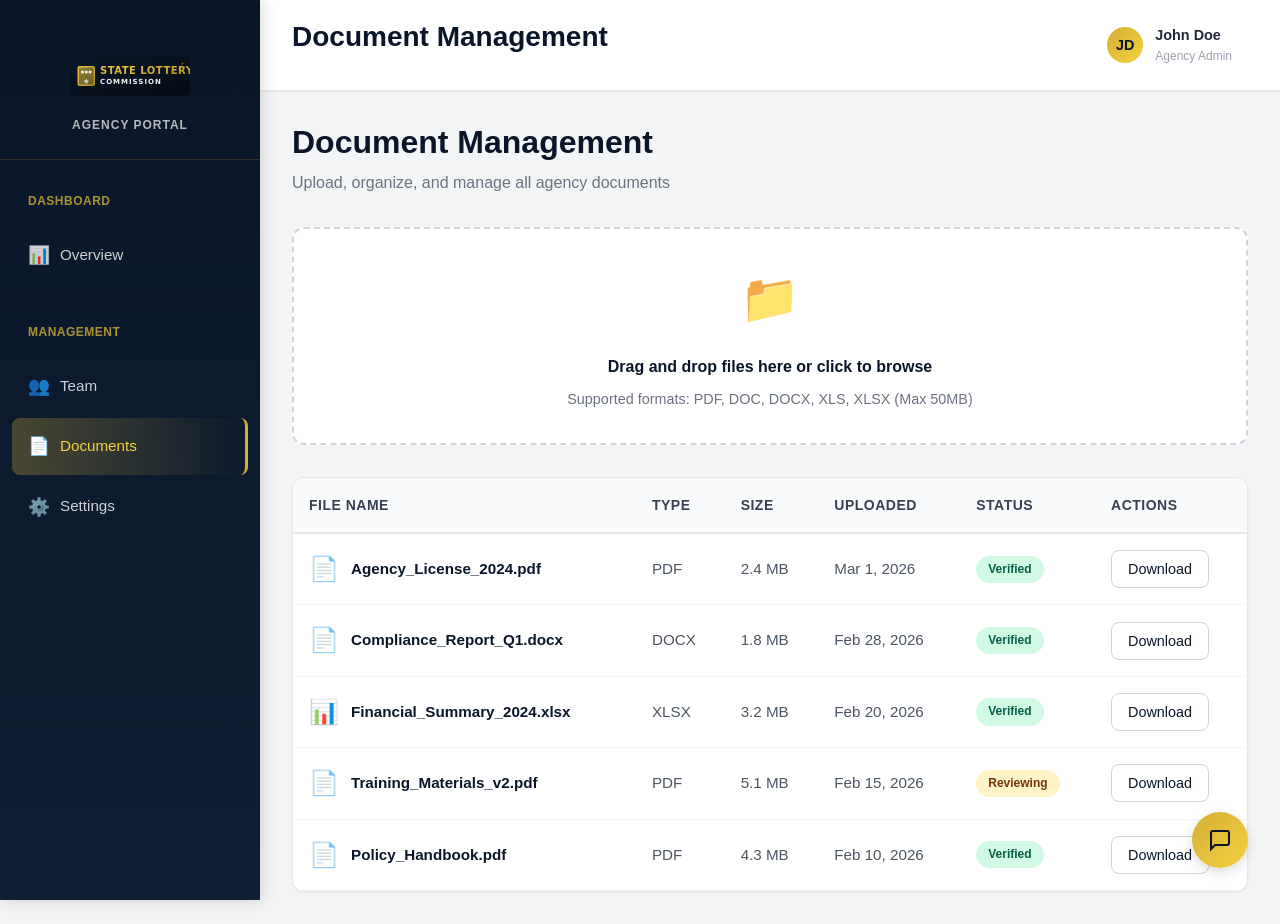
<file: documents.html>
<!DOCTYPE html>
<html lang="en">
<head>
  <meta charset="UTF-8">
  <meta name="viewport" content="width=device-width, initial-scale=1.0">
  <meta name="description" content="Document Management - State Lottery Commission">
  <title>Document Management - State Lottery Commission Portal</title>
  <link rel="stylesheet" href="css/style.css">
  <style>
    * {
      margin: 0;
      padding: 0;
      box-sizing: border-box;
    }

    body {
      font-family: -apple-system, BlinkMacSystemFont, 'Segoe UI', 'Roboto', 'Oxygen', 'Ubuntu', 'Cantarell', 'Fira Sans', 'Droid Sans', 'Helvetica Neue', sans-serif;
      background-color: #f3f4f6;
    }

    .page-wrapper {
      display: flex;
      min-height: 100vh;
    }

    .sidebar {
      background: linear-gradient(180deg, #0A1628 0%, #0f1f35 100%);
      padding: 2rem 0;
      position: fixed;
      left: 0;
      top: 0;
      height: 100vh;
      width: 260px;
      overflow-y: auto;
      box-shadow: 2px 0 15px rgba(0, 0, 0, 0.15);
      z-index: 100;
    }

    .sidebar-header {
      padding: 1.5rem;
      text-align: center;
      border-bottom: 1px solid rgba(212, 175, 55, 0.2);
      margin-bottom: 1.5rem;
    }

    .sidebar-logo {
      height: 40px;
      margin-bottom: 0.75rem;
    }

    .sidebar-title {
      color: #FFFFFF;
      font-size: 0.75rem;
      font-weight: 700;
      letter-spacing: 1px;
      text-transform: uppercase;
      color: rgba(255, 255, 255, 0.7);
    }

    .sidebar-nav {
      padding: 0 0.75rem;
    }

    .sidebar-nav-section {
      margin-bottom: 2rem;
    }

    .sidebar-nav-label {
      padding: 0.5rem 1rem;
      font-size: 0.75rem;
      font-weight: 700;
      text-transform: uppercase;
      color: rgba(212, 175, 55, 0.8);
      letter-spacing: 0.5px;
      margin-bottom: 0.5rem;
    }

    .sidebar-nav-item {
      display: flex;
      align-items: center;
      gap: 0.75rem;
      padding: 0.875rem 1rem;
      color: rgba(255, 255, 255, 0.8);
      cursor: pointer;
      border-radius: 0.5rem;
      transition: all 0.3s ease;
      font-size: 0.95rem;
      font-weight: 500;
      margin-bottom: 0.25rem;
      text-decoration: none;
    }

    .sidebar-nav-item:hover {
      background-color: rgba(212, 175, 55, 0.15);
      color: #FFFFFF;
      padding-left: 1.25rem;
    }

    .sidebar-nav-item.active {
      background: linear-gradient(90deg, rgba(212, 175, 55, 0.3) 0%, transparent 100%);
      color: #F4D03F;
      border-right: 3px solid #D4AF37;
      padding-right: calc(1rem - 3px);
    }

    .sidebar-icon {
      font-size: 1.1rem;
      width: 20px;
      text-align: center;
    }

    .main-content {
      margin-left: 260px;
      flex: 1;
      display: flex;
      flex-direction: column;
      width: calc(100% - 260px);
    }

    .top-nav {
      background: white;
      border-bottom: 1px solid #e5e7eb;
      padding: 1rem 2rem;
      display: flex;
      justify-content: space-between;
      align-items: center;
      box-shadow: 0 1px 3px rgba(0, 0, 0, 0.05);
      position: sticky;
      top: 0;
      z-index: 50;
      flex-shrink: 0;
    }

    .page-content {
      padding: 2rem;
      flex: 1;
      overflow-y: auto;
      background-color: #f3f4f6;
    }

    .page-header {
      margin-bottom: 2rem;
    }

    .page-title {
      font-size: 2rem;
      font-weight: 700;
      color: #0A1628;
      margin-bottom: 0.5rem;
    }

    .page-subtitle {
      color: #6b7280;
      font-size: 1rem;
    }

    .document-list {
      background: white;
      border-radius: 0.75rem;
      box-shadow: 0 1px 3px rgba(0, 0, 0, 0.05);
      border: 1px solid #e5e7eb;
      overflow: hidden;
    }

    .document-table {
      width: 100%;
      border-collapse: collapse;
    }

    .document-table thead {
      background-color: #f9fafb;
      border-bottom: 2px solid #e5e7eb;
    }

    .document-table th {
      padding: 1rem;
      text-align: left;
      font-weight: 700;
      color: #374151;
      font-size: 0.875rem;
      text-transform: uppercase;
      letter-spacing: 0.5px;
    }

    .document-table tbody tr {
      border-bottom: 1px solid #f3f4f6;
      transition: all 0.3s ease;
    }

    .document-table tbody tr:hover {
      background-color: #f9fafb;
    }

    .document-table td {
      padding: 1rem;
      color: #4b5563;
      font-size: 0.95rem;
    }

    .doc-name {
      display: flex;
      align-items: center;
      gap: 0.75rem;
      font-weight: 600;
      color: #0A1628;
    }

    .doc-icon {
      font-size: 1.5rem;
    }

    .action-btn {
      padding: 0.625rem 1rem;
      border: none;
      border-radius: 0.5rem;
      background: white;
      color: #0A1628;
      border: 1px solid #d1d5db;
      cursor: pointer;
      font-weight: 500;
      transition: all 0.3s ease;
      font-size: 0.9rem;
    }

    .action-btn:hover {
      border-color: #D4AF37;
      color: #D4AF37;
    }

    .action-btn.primary {
      background: linear-gradient(135deg, #0A1628 0%, #1E3A5F 100%);
      color: white;
      border-color: #0A1628;
    }

    .action-btn.primary:hover {
      background: linear-gradient(135deg, #0f1f35 0%, #2d4f7f 100%);
      border-color: #D4AF37;
      box-shadow: 0 4px 12px rgba(212, 175, 55, 0.2);
    }

    .upload-section {
      background: white;
      border-radius: 0.75rem;
      padding: 2rem;
      margin-bottom: 2rem;
      border: 2px dashed #d1d5db;
      text-align: center;
      cursor: pointer;
      transition: all 0.3s ease;
    }

    .upload-section:hover {
      border-color: #D4AF37;
      background: rgba(212, 175, 55, 0.05);
    }

    .upload-icon {
      font-size: 3rem;
      margin-bottom: 1rem;
    }

    .upload-text {
      color: #0A1628;
      font-weight: 600;
      margin-bottom: 0.5rem;
    }

    .upload-subtext {
      color: #6b7280;
      font-size: 0.9rem;
    }

    @media (max-width: 768px) {
      .sidebar {
        position: fixed;
        left: -260px;
        transition: left 0.3s ease;
        z-index: 200;
      }

      .main-content {
        margin-left: 0;
        width: 100%;
      }
    }
  </style>
</head>
<body>
  <div class="page-wrapper">
    <!-- Sidebar -->
    <aside class="sidebar">
      <div class="sidebar-header">
        <img src="assets/sba-logo.svg" alt="Logo" class="sidebar-logo">
        <div class="sidebar-title">Agency Portal</div>
      </div>

      <nav class="sidebar-nav">
        <div class="sidebar-nav-section">
          <div class="sidebar-nav-label">Dashboard</div>
          <a href="backoffice_application.html" class="sidebar-nav-item">
            <span class="sidebar-icon">📊</span>
            <span>Overview</span>
          </a>
        </div>

        <div class="sidebar-nav-section">
          <div class="sidebar-nav-label">Management</div>
          <a href="team.html" class="sidebar-nav-item">
            <span class="sidebar-icon">👥</span>
            <span>Team</span>
          </a>
          <a href="documents.html" class="sidebar-nav-item active">
            <span class="sidebar-icon">📄</span>
            <span>Documents</span>
          </a>
          <a href="settings.html" class="sidebar-nav-item">
            <span class="sidebar-icon">⚙️</span>
            <span>Settings</span>
          </a>
        </div>
      </nav>
    </aside>

    <!-- Main Content -->
    <div class="main-content">
      <!-- Top Navigation -->
      <nav class="top-nav">
        <div>
          <h3 style="color: #0A1628; font-weight: 600;">Document Management</h3>
        </div>
        <div style="display: flex; gap: 1rem; align-items: center;" id="user-profile-container">
          <div style="display: flex; align-items: center; gap: 0.75rem; cursor: pointer; padding: 0.5rem 1rem; border-radius: 0.5rem; position: relative;" class="user-profile">
            <div style="width: 36px; height: 36px; border-radius: 50%; background: linear-gradient(135deg, #D4AF37 0%, #F4D03F 100%); display: flex; align-items: center; justify-content: center; color: #0A1628; font-weight: 700; font-size: 0.9rem;">JD</div>
            <div>
              <div style="font-weight: 600; color: #1f2937; font-size: 0.9rem;">John Doe</div>
              <div style="font-size: 0.75rem; color: #9ca3af;">Agency Admin</div>
            </div>
            <!-- Dropdown Menu -->
            <div class="user-dropdown" style="display: none; position: absolute; top: 100%; right: 0; background: white; border-radius: 0.5rem; box-shadow: 0 10px 25px rgba(0, 0, 0, 0.1); min-width: 200px; z-index: 1000; margin-top: 0.5rem;">
              <a href="settings.html" style="display: block; padding: 0.75rem 1rem; color: #1f2937; text-decoration: none; border-bottom: 1px solid #e5e7eb; font-size: 0.875rem;">Settings</a>
              <a href="#" class="signout-btn" style="display: block; padding: 0.75rem 1rem; color: #ef4444; text-decoration: none; font-size: 0.875rem; font-weight: 600;">Sign Out</a>
            </div>
          </div>
        </div>
      </nav>

      <!-- Page Content -->
      <div class="page-content">
        <div class="page-header">
          <h1 class="page-title">Document Management</h1>
          <p class="page-subtitle">Upload, organize, and manage all agency documents</p>
        </div>

        <div class="upload-section" onclick="document.getElementById('fileInput').click()">
          <div class="upload-icon">📁</div>
          <div class="upload-text">Drag and drop files here or click to browse</div>
          <div class="upload-subtext">Supported formats: PDF, DOC, DOCX, XLS, XLSX (Max 50MB)</div>
          <input type="file" id="fileInput" style="display: none;" multiple>
        </div>

        <div class="document-list">
          <table class="document-table">
            <thead>
              <tr>
                <th>File Name</th>
                <th>Type</th>
                <th>Size</th>
                <th>Uploaded</th>
                <th>Status</th>
                <th>Actions</th>
              </tr>
            </thead>
            <tbody>
              <tr>
                <td><div class="doc-name"><span class="doc-icon">📄</span>Agency_License_2024.pdf</div></td>
                <td>PDF</td>
                <td>2.4 MB</td>
                <td>Mar 1, 2026</td>
                <td><span style="display: inline-block; padding: 0.25rem 0.75rem; border-radius: 9999px; font-size: 0.75rem; font-weight: 600; background: #d1fae5; color: #065f46;">Verified</span></td>
                <td><button class="action-btn">Download</button></td>
              </tr>
              <tr>
                <td><div class="doc-name"><span class="doc-icon">📄</span>Compliance_Report_Q1.docx</div></td>
                <td>DOCX</td>
                <td>1.8 MB</td>
                <td>Feb 28, 2026</td>
                <td><span style="display: inline-block; padding: 0.25rem 0.75rem; border-radius: 9999px; font-size: 0.75rem; font-weight: 600; background: #d1fae5; color: #065f46;">Verified</span></td>
                <td><button class="action-btn">Download</button></td>
              </tr>
              <tr>
                <td><div class="doc-name"><span class="doc-icon">📊</span>Financial_Summary_2024.xlsx</div></td>
                <td>XLSX</td>
                <td>3.2 MB</td>
                <td>Feb 20, 2026</td>
                <td><span style="display: inline-block; padding: 0.25rem 0.75rem; border-radius: 9999px; font-size: 0.75rem; font-weight: 600; background: #d1fae5; color: #065f46;">Verified</span></td>
                <td><button class="action-btn">Download</button></td>
              </tr>
              <tr>
                <td><div class="doc-name"><span class="doc-icon">📄</span>Training_Materials_v2.pdf</div></td>
                <td>PDF</td>
                <td>5.1 MB</td>
                <td>Feb 15, 2026</td>
                <td><span style="display: inline-block; padding: 0.25rem 0.75rem; border-radius: 9999px; font-size: 0.75rem; font-weight: 600; background: #fef3c7; color: #78350f;">Reviewing</span></td>
                <td><button class="action-btn">Download</button></td>
              </tr>
              <tr>
                <td><div class="doc-name"><span class="doc-icon">📄</span>Policy_Handbook.pdf</div></td>
                <td>PDF</td>
                <td>4.3 MB</td>
                <td>Feb 10, 2026</td>
                <td><span style="display: inline-block; padding: 0.25rem 0.75rem; border-radius: 9999px; font-size: 0.75rem; font-weight: 600; background: #d1fae5; color: #065f46;">Verified</span></td>
                <td><button class="action-btn">Download</button></td>
              </tr>
            </tbody>
          </table>
        </div>
      </div>
    </div>
  </div>

  <script>
    // Add event listeners to sidebar items
    document.querySelectorAll('.sidebar-nav-item').forEach(item => {
      item.addEventListener('click', (e) => {
        const href = item.getAttribute('href');
        if (href && href !== '#') {
          // Allow default navigation for external links
          return;
        }
        e.preventDefault();
        document.querySelectorAll('.sidebar-nav-item').forEach(i => i.classList.remove('active'));
        item.classList.add('active');
      });
    });

    // Upload section
    document.getElementById('fileInput').addEventListener('change', (e) => {
      const files = e.target.files;
      if (files.length > 0) {
        alert(`Uploading ${files.length} file(s)...`);
      }
    });

    // User profile dropdown
    const userProfile = document.querySelector('.user-profile');
    const userDropdown = document.querySelector('.user-dropdown');
    
    if (userProfile && userDropdown) {
      userProfile.addEventListener('click', () => {
        userDropdown.style.display = userDropdown.style.display === 'none' ? 'block' : 'none';
      });
      
      // Close dropdown when clicking outside
      document.addEventListener('click', (e) => {
        if (!userProfile.contains(e.target)) {
          userDropdown.style.display = 'none';
        }
      });
    }
    
    // Sign out button
    const signoutBtn = document.querySelector('.signout-btn');
    if (signoutBtn) {
      signoutBtn.addEventListener('click', (e) => {
        e.preventDefault();
        alert('Signing out...');
        window.location.href = 'index.html';
      });
    }
    </script>
    <script src="js/chatbot.js"></script>
  </body>
</html>
</file>
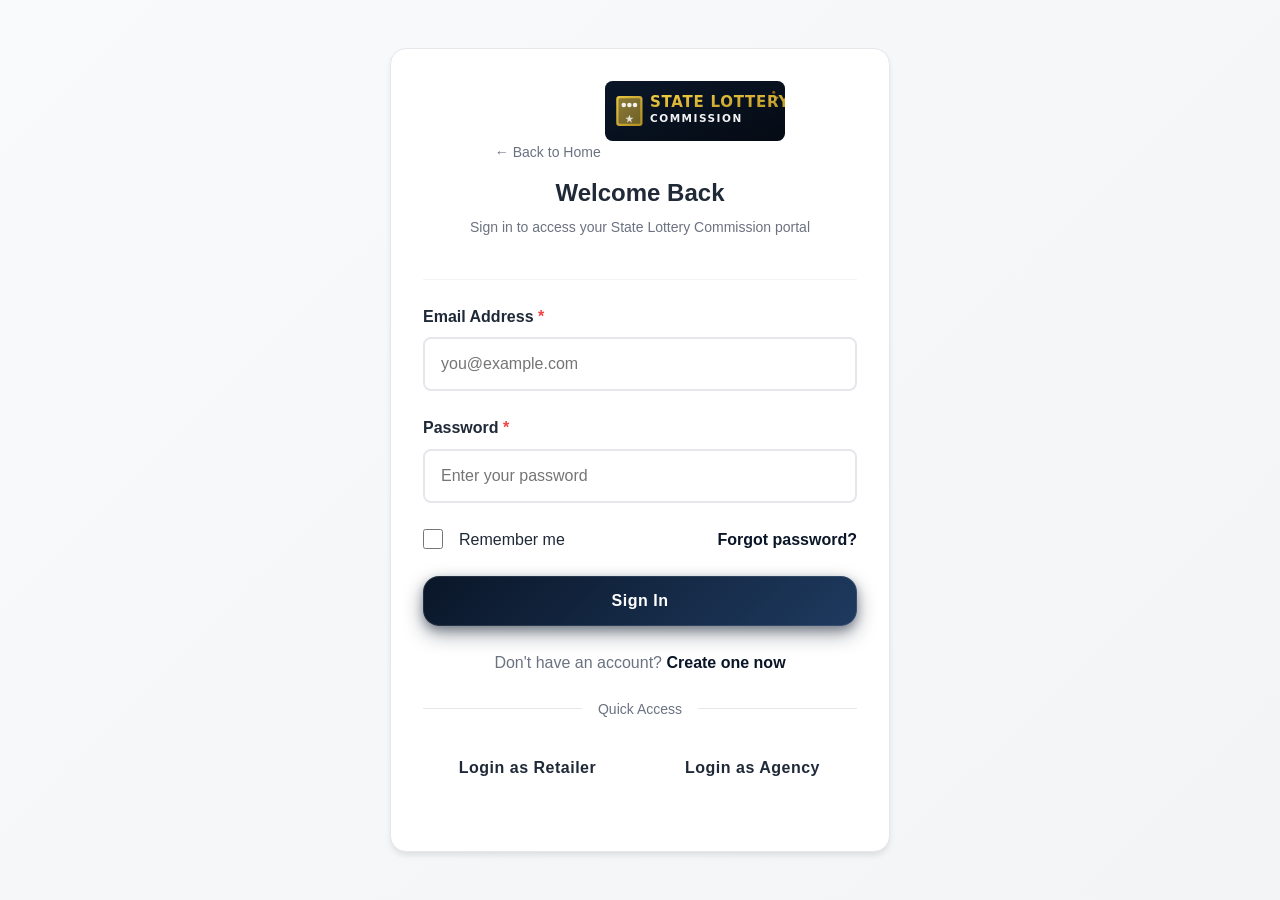
<file: login.html>
<!DOCTYPE html>
<html lang="en">
<head>
  <meta charset="UTF-8">
  <meta name="viewport" content="width=device-width, initial-scale=1.0">
  <meta name="description" content="Sign in to the State Lottery Commission Portal">
  <title>Login - State Lottery Commission Portal</title>
  <link rel="stylesheet" href="css/style.css">
</head>
<body>
  <!-- Skip to main content for accessibility -->
  <a href="#main-content" class="skip-link">Skip to main content</a>

  <!-- Login Page -->
  <div class="auth-page">
    <div class="auth-card card">
      <div class="card-header text-center">
        <a href="index.html" style="display: inline-block; margin-bottom: 1rem; color: var(--text-light); text-decoration: none; font-size: 0.875rem;">← Back to Home</a>
        <img src="assets/sba-logo.svg" alt="State Lottery Commission Logo" style="height: 60px; margin-bottom: 1rem;">
        <h1 class="card-title">Welcome Back</h1>
        <p class="card-subtitle">Sign in to access your State Lottery Commission portal</p>
      </div>

      <div class="card-body" id="main-content">
        <!-- Login Form -->
        <form id="loginForm" novalidate>
          
          <!-- Email Address -->
          <div class="form-group">
            <label for="email" class="form-label form-label-required">Email Address</label>
            <input 
              type="email" 
              id="email" 
              name="email" 
              class="form-input" 
              placeholder="you@example.com"
              aria-required="true"
              aria-describedby="emailError"
              required
              autocomplete="email"
            >
            <span id="emailError" class="form-error hidden" role="alert"></span>
          </div>

          <!-- Password -->
          <div class="form-group">
            <label for="password" class="form-label form-label-required">Password</label>
            <input 
              type="password" 
              id="password" 
              name="password" 
              class="form-input" 
              placeholder="Enter your password"
              aria-required="true"
              aria-describedby="passwordError"
              required
              autocomplete="current-password"
            >
            <span id="passwordError" class="form-error hidden" role="alert"></span>
          </div>

          <!-- Remember Me & Forgot Password -->
          <div class="form-group" style="display: flex; justify-content: space-between; align-items: center;">
            <label class="form-checkbox" style="margin: 0;">
              <input type="checkbox" id="rememberMe" name="rememberMe">
              <span>Remember me</span>
            </label>
            <a href="#" class="text-primary font-semibold" id="forgotPasswordLink">Forgot password?</a>
          </div>

          <!-- Submit Button -->
          <div class="form-group">
            <button type="submit" class="btn btn-primary" style="width: 100%;">
              Sign In
            </button>
          </div>

          <!-- Registration Link -->
          <div class="text-center mt-md">
            <p class="text-light">
              Don't have an account? 
              <a href="registration.html" class="text-primary font-semibold">Create one now</a>
            </p>
          </div>

          <!-- Divider -->
          <div style="position: relative; text-align: center; margin: 2rem 0;">
            <hr style="border: none; border-top: 1px solid var(--border);">
            <span style="position: absolute; top: -0.6rem; left: 50%; transform: translateX(-50%); background: var(--surface); padding: 0 1rem; color: var(--text-light); font-size: 0.875rem;">
              Quick Access
            </span>
          </div>

          <!-- Quick Access Buttons -->
          <div style="display: grid; grid-template-columns: 1fr 1fr; gap: 1rem;">
            <button type="button" class="btn btn-outline" onclick="loginAsRetailer()">
              Login as Retailer
            </button>
            <button type="button" class="btn btn-outline" onclick="loginAsAgency()">
              Login as Agency
            </button>
          </div>
        </form>
      </div>
    </div>
  </div>

  <!-- Success Modal -->
  <div id="successModal" class="modal-overlay" role="dialog" aria-modal="true" aria-labelledby="modalTitle">
    <div class="modal">
      <div class="modal-header">
        <h2 id="modalTitle" class="modal-title">Login Successful!</h2>
      </div>
      <div class="modal-body">
        <div class="alert alert-success">
          <span style="font-size: 1.5rem;">✅</span>
          <div>
            <p class="font-semibold" style="margin-bottom: 0.5rem;">Authentication Successful</p>
            <p style="margin-bottom: 0;">You have successfully logged in. Redirecting to your dashboard...</p>
          </div>
        </div>
        <p class="text-light mt-lg">
          <strong>Note:</strong> This is a wireframe demonstration. No actual authentication is performed.
        </p>
      </div>
      <div class="modal-footer">
        <button type="button" class="btn btn-primary" id="modalContinueBtn">
          Continue to Dashboard
        </button>
      </div>
    </div>
  </div>

  <!-- Forgot Password Modal -->
  <div id="forgotPasswordModal" class="modal-overlay" role="dialog" aria-modal="true" aria-labelledby="forgotPasswordTitle">
    <div class="modal">
      <div class="modal-header">
        <h2 id="forgotPasswordTitle" class="modal-title">Reset Password</h2>
        <button type="button" class="modal-close" aria-label="Close" onclick="closeForgotPasswordModal()">×</button>
      </div>
      <div class="modal-body">
        <p class="text-light mb-lg">Enter your email address and we'll send you a link to reset your password.</p>
        <form id="forgotPasswordForm">
          <div class="form-group">
            <label for="resetEmail" class="form-label form-label-required">Email Address</label>
            <input 
              type="email" 
              id="resetEmail" 
              name="resetEmail" 
              class="form-input" 
              placeholder="you@example.com"
              required
            >
          </div>
        </form>
      </div>
      <div class="modal-footer">
        <button type="button" class="btn btn-secondary" onclick="closeForgotPasswordModal()">
          Cancel
        </button>
        <button type="button" class="btn btn-primary" onclick="submitForgotPassword()">
          Send Reset Link
        </button>
      </div>
    </div>
  </div>

  <!-- Toast Container -->
  <div id="toastContainer" class="toast-container" aria-live="polite" aria-atomic="true"></div>

  <script src="js/main.js"></script>
  <script>
    // Initialize login page
    document.addEventListener('DOMContentLoaded', function() {
      initializeLoginForm();
    });

    // Quick access login functions
    function loginAsRetailer() {
      document.getElementById('email').value = 'retailer@example.com';
      document.getElementById('password').value = 'password123';
      showToast('Pre-filled retailer credentials', 'info');
    }

    function loginAsAgency() {
      document.getElementById('email').value = 'agency@example.com';
      document.getElementById('password').value = 'password123';
      showToast('Pre-filled agency credentials', 'info');
    }

    // Forgot password handlers
    document.getElementById('forgotPasswordLink').addEventListener('click', function(e) {
      e.preventDefault();
      document.getElementById('forgotPasswordModal').classList.add('active');
    });

    function closeForgotPasswordModal() {
      document.getElementById('forgotPasswordModal').classList.remove('active');
    }

    function submitForgotPassword() {
      const email = document.getElementById('resetEmail').value;
      if (email && validateEmail(email)) {
        showToast('Password reset link sent to ' + email, 'success');
        closeForgotPasswordModal();
        document.getElementById('forgotPasswordForm').reset();
      } else {
        showToast('Please enter a valid email address', 'error');
      }
    }

    // Close modals on overlay click
    document.querySelectorAll('.modal-overlay').forEach(overlay => {
      overlay.addEventListener('click', function(e) {
        if (e.target === overlay) {
          overlay.classList.remove('active');
        }
      });
    });
  </script>
</body>
</html>
</file>
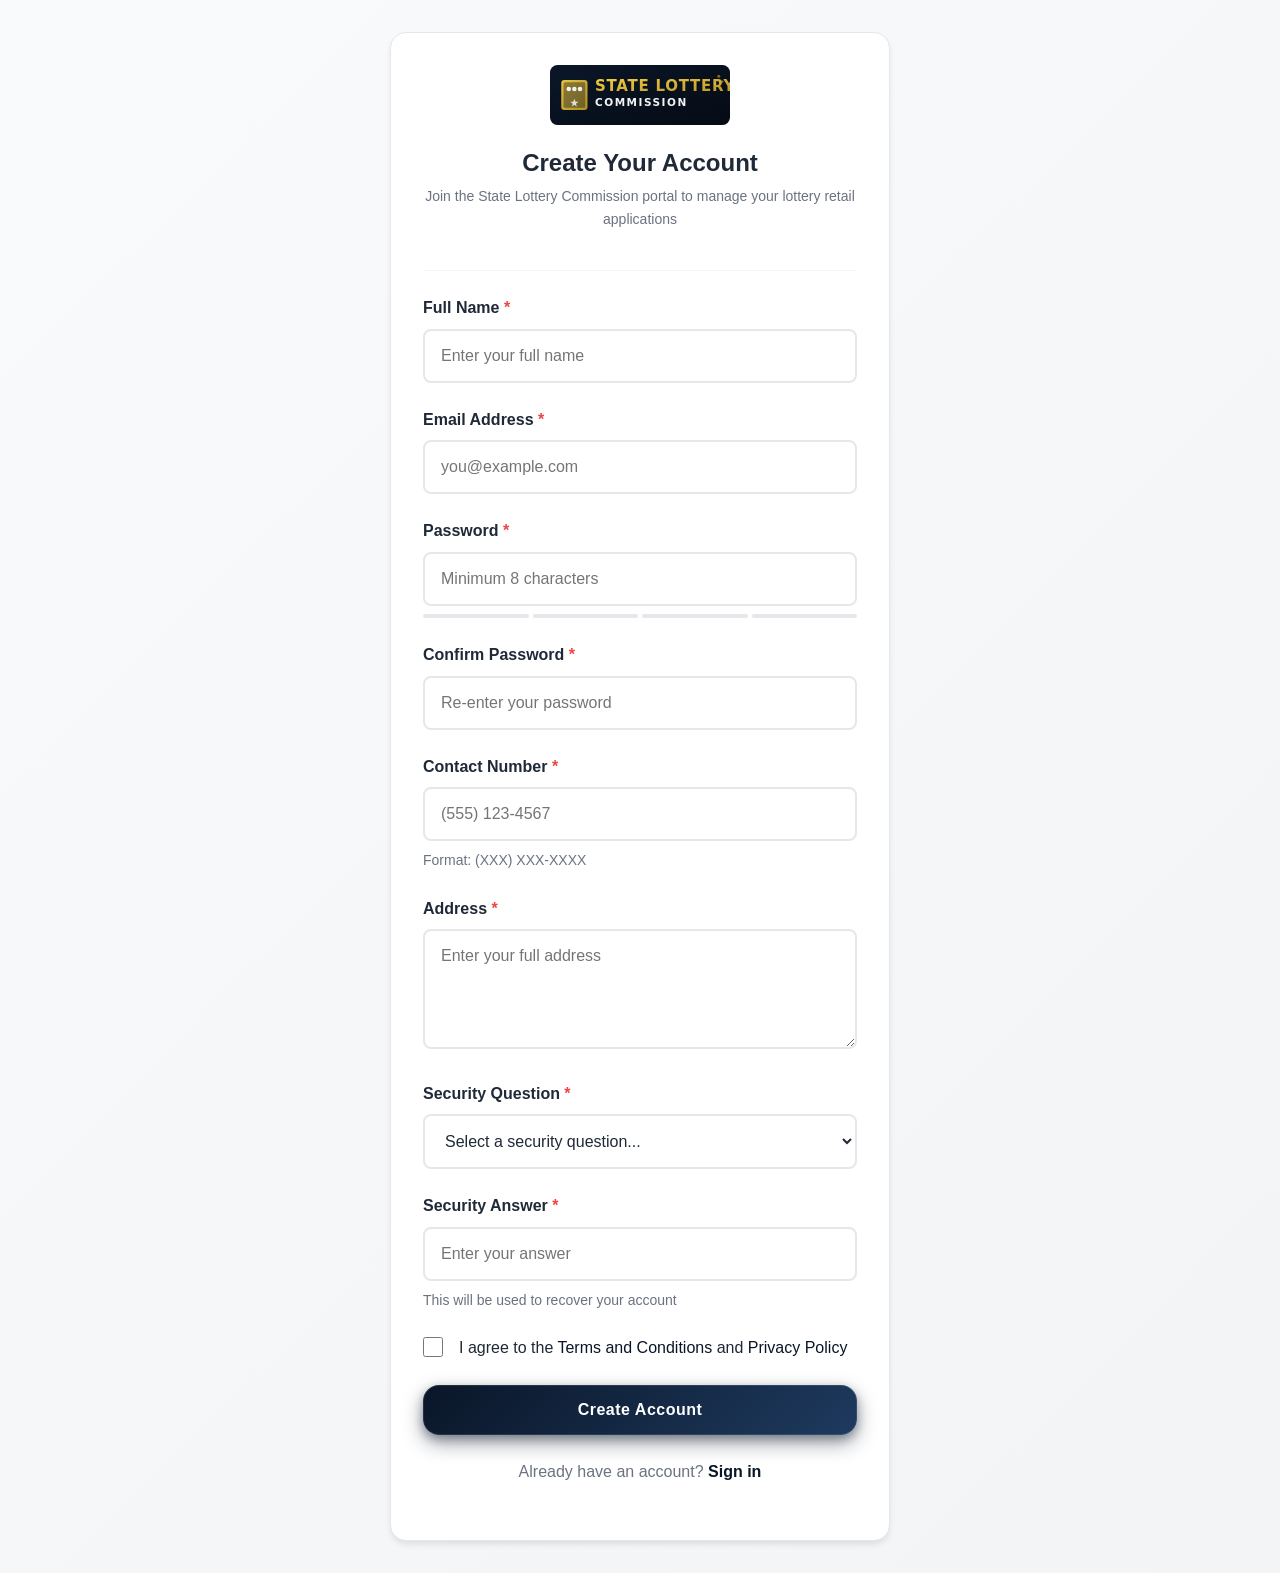
<file: registration.html>
<!DOCTYPE html>
<html lang="en">
<head>
  <meta charset="UTF-8">
  <meta name="viewport" content="width=device-width, initial-scale=1.0">
  <meta name="description" content="Register for the State Lottery Commission Portal">
  <title>Registration - State Lottery Commission Portal</title>
  <link rel="stylesheet" href="css/style.css">
</head>
<body>
  <!-- Skip to main content for accessibility -->
  <a href="#main-content" class="skip-link">Skip to main content</a>

  <!-- Registration Page -->
  <div class="auth-page">
    <div class="auth-card card">
      <div class="card-header text-center">
        <img src="assets/sba-logo.svg" alt="State Lottery Commission Logo" style="height: 60px; margin-bottom: 1rem;">
        <h1 class="card-title">Create Your Account</h1>
        <p class="card-subtitle">Join the State Lottery Commission portal to manage your lottery retail applications</p>
      </div>

      <div class="card-body" id="main-content">
        <!-- Registration Form -->
        <form id="registrationForm" novalidate>
          
          <!-- Full Name -->
          <div class="form-group">
            <label for="fullName" class="form-label form-label-required">Full Name</label>
            <input 
              type="text" 
              id="fullName" 
              name="fullName" 
              class="form-input" 
              placeholder="Enter your full name"
              aria-required="true"
              aria-describedby="fullNameError"
              required
            >
            <span id="fullNameError" class="form-error hidden" role="alert">
              ⚠️ Please enter your full name
            </span>
          </div>

          <!-- Email Address -->
          <div class="form-group">
            <label for="email" class="form-label form-label-required">Email Address</label>
            <input 
              type="email" 
              id="email" 
              name="email" 
              class="form-input" 
              placeholder="you@example.com"
              aria-required="true"
              aria-describedby="emailError"
              required
            >
            <span id="emailError" class="form-error hidden" role="alert"></span>
          </div>

          <!-- Password -->
          <div class="form-group">
            <label for="password" class="form-label form-label-required">Password</label>
            <input 
              type="password" 
              id="password" 
              name="password" 
              class="form-input" 
              placeholder="Minimum 8 characters"
              aria-required="true"
              aria-describedby="passwordError passwordStrengthLabel"
              required
            >
            <!-- Password Strength Indicator -->
            <div class="password-strength" aria-hidden="true">
              <div class="password-strength-bar" id="strengthBar1"></div>
              <div class="password-strength-bar" id="strengthBar2"></div>
              <div class="password-strength-bar" id="strengthBar3"></div>
              <div class="password-strength-bar" id="strengthBar4"></div>
            </div>
            <span id="passwordStrengthLabel" class="password-strength-label"></span>
            <span id="passwordError" class="form-error hidden" role="alert"></span>
          </div>

          <!-- Confirm Password -->
          <div class="form-group">
            <label for="confirmPassword" class="form-label form-label-required">Confirm Password</label>
            <input 
              type="password" 
              id="confirmPassword" 
              name="confirmPassword" 
              class="form-input" 
              placeholder="Re-enter your password"
              aria-required="true"
              aria-describedby="confirmPasswordError"
              required
            >
            <span id="confirmPasswordError" class="form-error hidden" role="alert"></span>
          </div>

          <!-- Contact Number -->
          <div class="form-group">
            <label for="phone" class="form-label form-label-required">Contact Number</label>
            <input 
              type="tel" 
              id="phone" 
              name="phone" 
              class="form-input" 
              placeholder="(555) 123-4567"
              aria-required="true"
              aria-describedby="phoneError"
              required
            >
            <span class="form-help">Format: (XXX) XXX-XXXX</span>
            <span id="phoneError" class="form-error hidden" role="alert"></span>
          </div>

          <!-- Address -->
          <div class="form-group">
            <label for="address" class="form-label form-label-required">Address</label>
            <textarea 
              id="address" 
              name="address" 
              class="form-textarea" 
              placeholder="Enter your full address"
              aria-required="true"
              aria-describedby="addressError"
              rows="3"
              required
            ></textarea>
            <span id="addressError" class="form-error hidden" role="alert">
              ⚠️ Please enter your address
            </span>
          </div>

          <!-- Security Question -->
          <div class="form-group">
            <label for="securityQuestion" class="form-label form-label-required">Security Question</label>
            <select 
              id="securityQuestion" 
              name="securityQuestion" 
              class="form-select"
              aria-required="true"
              aria-describedby="securityQuestionError"
              required
            >
              <option value="">Select a security question...</option>
              <option value="pet">What was the name of your first pet?</option>
              <option value="school">What elementary school did you attend?</option>
              <option value="city">In what city were you born?</option>
              <option value="mother">What is your mother's maiden name?</option>
              <option value="car">What was the make of your first car?</option>
            </select>
            <span id="securityQuestionError" class="form-error hidden" role="alert">
              ⚠️ Please select a security question
            </span>
          </div>

          <!-- Security Answer -->
          <div class="form-group">
            <label for="securityAnswer" class="form-label form-label-required">Security Answer</label>
            <input 
              type="text" 
              id="securityAnswer" 
              name="securityAnswer" 
              class="form-input" 
              placeholder="Enter your answer"
              aria-required="true"
              aria-describedby="securityAnswerError"
              required
            >
            <span class="form-help">This will be used to recover your account</span>
            <span id="securityAnswerError" class="form-error hidden" role="alert">
              ⚠️ Please enter an answer to your security question
            </span>
          </div>

          <!-- Terms and Conditions -->
          <div class="form-group">
            <label class="form-checkbox">
              <input 
                type="checkbox" 
                id="terms" 
                name="terms" 
                aria-required="true"
                aria-describedby="termsError"
                required
              >
              <span>I agree to the <a href="#" class="text-primary">Terms and Conditions</a> and <a href="#" class="text-primary">Privacy Policy</a></span>
            </label>
            <span id="termsError" class="form-error hidden" role="alert">
              ⚠️ You must accept the terms and conditions
            </span>
          </div>

          <!-- Submit Button -->
          <div class="form-group">
            <button type="submit" class="btn btn-primary" style="width: 100%;">
              Create Account
            </button>
          </div>

          <!-- Login Link -->
          <div class="text-center mt-md">
            <p class="text-light">
              Already have an account? 
              <a href="login.html" class="text-primary font-semibold">Sign in</a>
            </p>
          </div>
        </form>
      </div>
    </div>
  </div>

  <!-- Success Modal -->
  <div id="successModal" class="modal-overlay" role="dialog" aria-modal="true" aria-labelledby="modalTitle">
    <div class="modal">
      <div class="modal-header">
        <h2 id="modalTitle" class="modal-title">Registration Successful!</h2>
      </div>
      <div class="modal-body">
        <div class="alert alert-success">
          <span style="font-size: 1.5rem;">✅</span>
          <div>
            <p class="font-semibold" style="margin-bottom: 0.5rem;">Account Created Successfully</p>
            <p style="margin-bottom: 0;">An activation email has been sent to <strong id="registeredEmail"></strong>. Please check your inbox and click the activation link to complete your registration.</p>
          </div>
        </div>
        <p class="text-light mt-lg">
          <strong>Note:</strong> This is a wireframe demonstration. No actual email is sent.
        </p>
      </div>
      <div class="modal-footer">
        <button type="button" class="btn btn-primary" onclick="window.location.href='login.html'">
          Go to Login
        </button>
      </div>
    </div>
  </div>

  <!-- Toast Container for notifications -->
  <div id="toastContainer" class="toast-container" aria-live="polite" aria-atomic="true"></div>

  <script src="js/main.js"></script>
  <script>
    // Initialize registration page
    document.addEventListener('DOMContentLoaded', function() {
      initializeRegistrationForm();
    });
  </script>
</body>
</html>
</file>
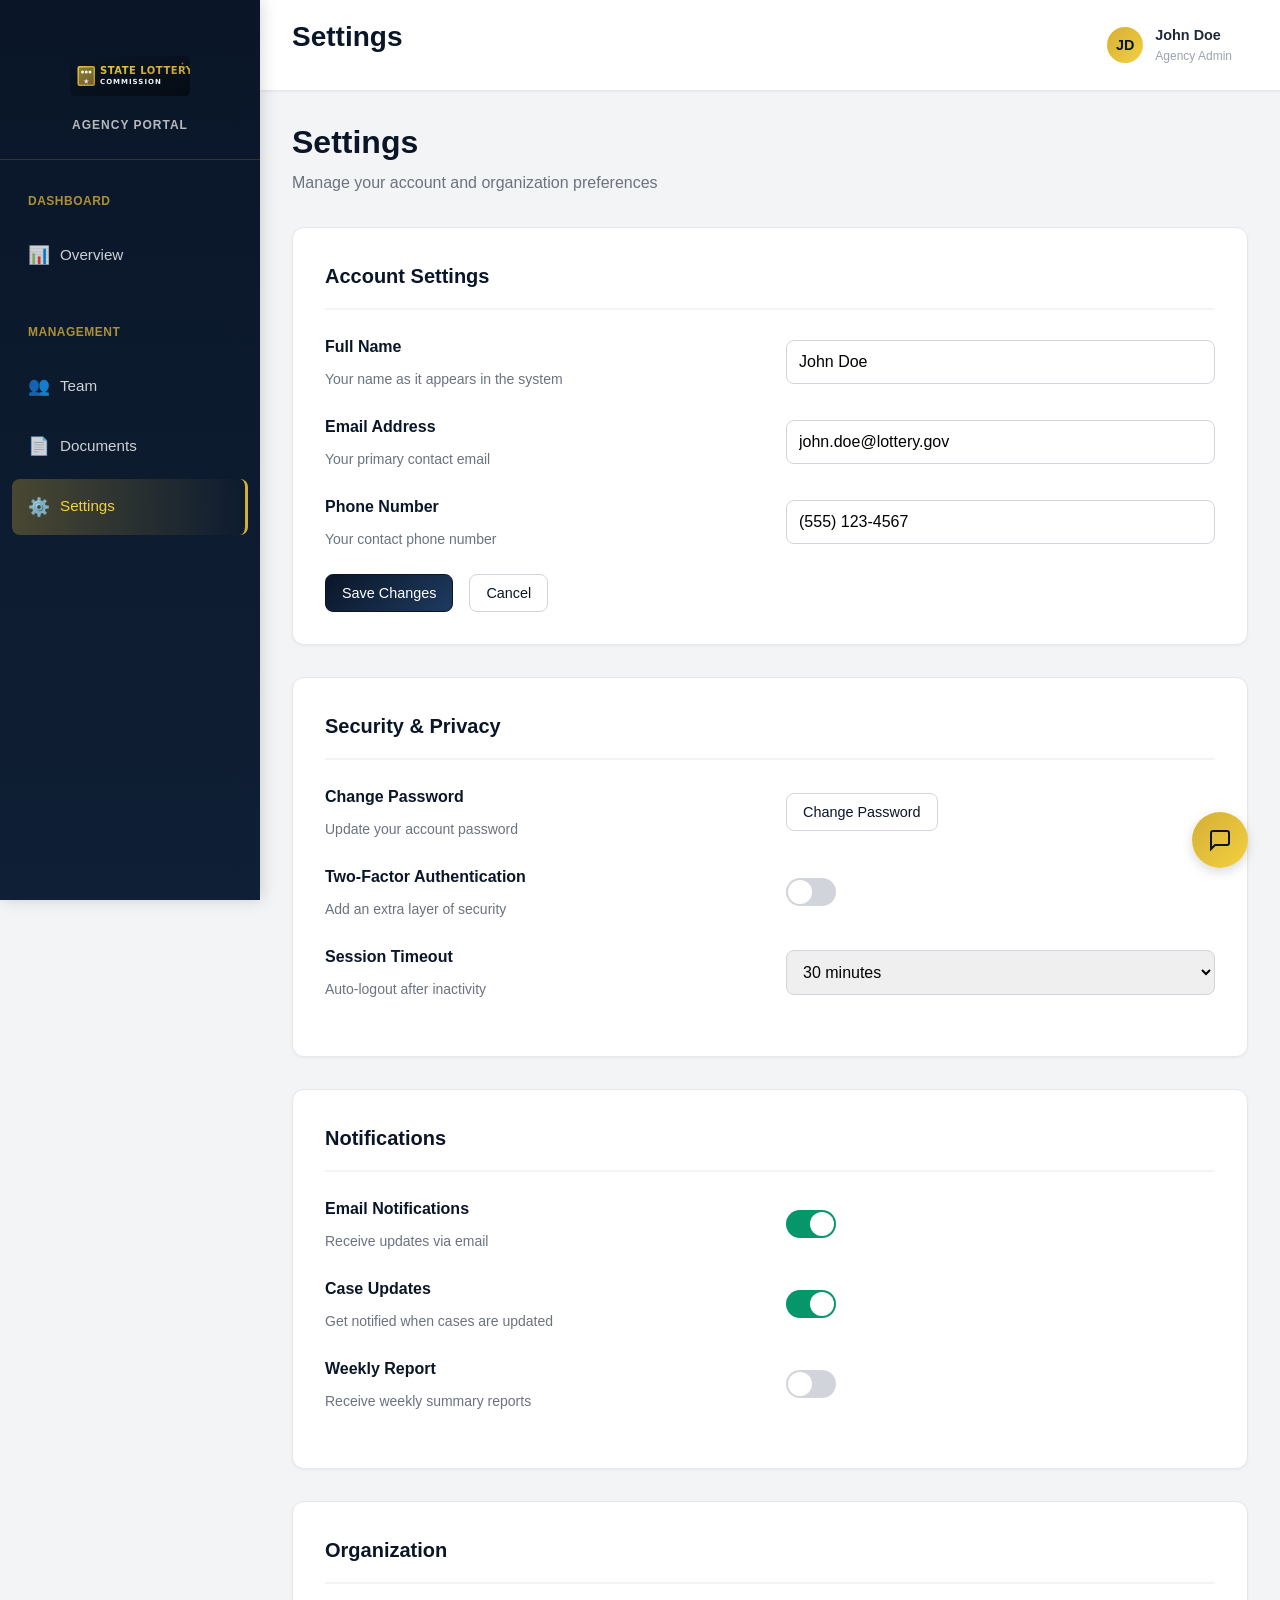
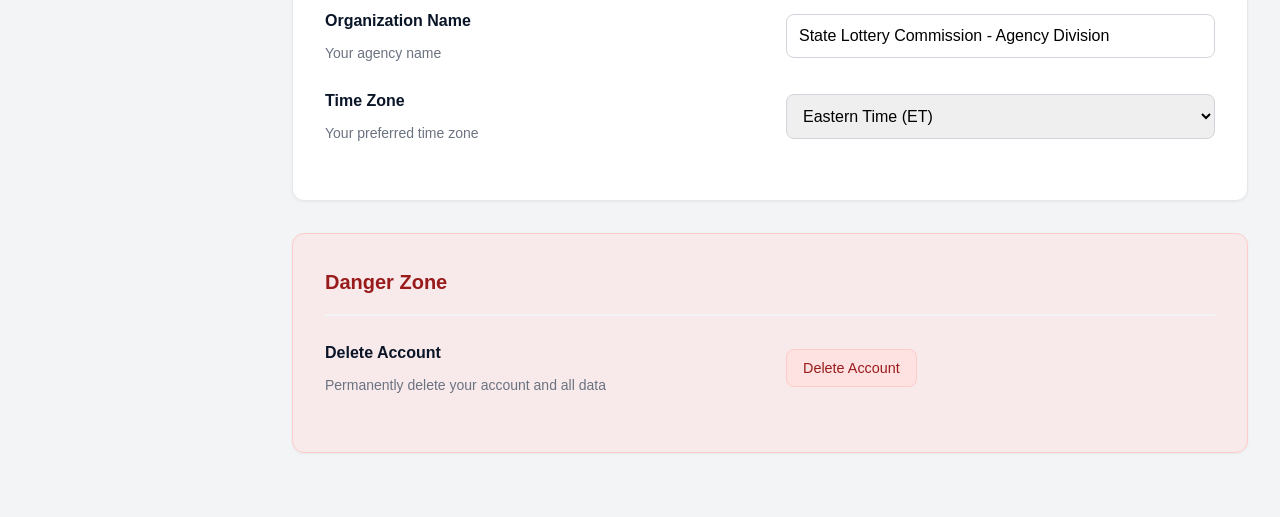
<file: settings.html>
<!DOCTYPE html>
<html lang="en">
<head>
  <meta charset="UTF-8">
  <meta name="viewport" content="width=device-width, initial-scale=1.0">
  <meta name="description" content="Settings - State Lottery Commission">
  <title>Settings - State Lottery Commission Portal</title>
  <link rel="stylesheet" href="css/style.css">
  <style>
    * {
      margin: 0;
      padding: 0;
      box-sizing: border-box;
    }

    body {
      font-family: -apple-system, BlinkMacSystemFont, 'Segoe UI', 'Roboto', 'Oxygen', 'Ubuntu', 'Cantarell', 'Fira Sans', 'Droid Sans', 'Helvetica Neue', sans-serif;
      background-color: #f3f4f6;
    }

    .page-wrapper {
      display: flex;
      min-height: 100vh;
    }

    .sidebar {
      background: linear-gradient(180deg, #0A1628 0%, #0f1f35 100%);
      padding: 2rem 0;
      position: fixed;
      left: 0;
      top: 0;
      height: 100vh;
      width: 260px;
      overflow-y: auto;
      box-shadow: 2px 0 15px rgba(0, 0, 0, 0.15);
      z-index: 100;
    }

    .sidebar-header {
      padding: 1.5rem;
      text-align: center;
      border-bottom: 1px solid rgba(212, 175, 55, 0.2);
      margin-bottom: 1.5rem;
    }

    .sidebar-logo {
      height: 40px;
      margin-bottom: 0.75rem;
    }

    .sidebar-title {
      color: #FFFFFF;
      font-size: 0.75rem;
      font-weight: 700;
      letter-spacing: 1px;
      text-transform: uppercase;
      color: rgba(255, 255, 255, 0.7);
    }

    .sidebar-nav {
      padding: 0 0.75rem;
    }

    .sidebar-nav-section {
      margin-bottom: 2rem;
    }

    .sidebar-nav-label {
      padding: 0.5rem 1rem;
      font-size: 0.75rem;
      font-weight: 700;
      text-transform: uppercase;
      color: rgba(212, 175, 55, 0.8);
      letter-spacing: 0.5px;
      margin-bottom: 0.5rem;
    }

    .sidebar-nav-item {
      display: flex;
      align-items: center;
      gap: 0.75rem;
      padding: 0.875rem 1rem;
      color: rgba(255, 255, 255, 0.8);
      cursor: pointer;
      border-radius: 0.5rem;
      transition: all 0.3s ease;
      font-size: 0.95rem;
      font-weight: 500;
      margin-bottom: 0.25rem;
      text-decoration: none;
    }

    .sidebar-nav-item:hover {
      background-color: rgba(212, 175, 55, 0.15);
      color: #FFFFFF;
      padding-left: 1.25rem;
    }

    .sidebar-nav-item.active {
      background: linear-gradient(90deg, rgba(212, 175, 55, 0.3) 0%, transparent 100%);
      color: #F4D03F;
      border-right: 3px solid #D4AF37;
      padding-right: calc(1rem - 3px);
    }

    .sidebar-icon {
      font-size: 1.1rem;
      width: 20px;
      text-align: center;
    }

    .main-content {
      margin-left: 260px;
      flex: 1;
      display: flex;
      flex-direction: column;
      width: calc(100% - 260px);
    }

    .top-nav {
      background: white;
      border-bottom: 1px solid #e5e7eb;
      padding: 1rem 2rem;
      display: flex;
      justify-content: space-between;
      align-items: center;
      box-shadow: 0 1px 3px rgba(0, 0, 0, 0.05);
      position: sticky;
      top: 0;
      z-index: 50;
      flex-shrink: 0;
    }

    .page-content {
      padding: 2rem;
      flex: 1;
      overflow-y: auto;
      background-color: #f3f4f6;
    }

    .page-header {
      margin-bottom: 2rem;
    }

    .page-title {
      font-size: 2rem;
      font-weight: 700;
      color: #0A1628;
      margin-bottom: 0.5rem;
    }

    .page-subtitle {
      color: #6b7280;
      font-size: 1rem;
    }

    .settings-section {
      background: white;
      border-radius: 0.75rem;
      padding: 2rem;
      margin-bottom: 2rem;
      border: 1px solid #e5e7eb;
      box-shadow: 0 1px 3px rgba(0, 0, 0, 0.05);
    }

    .settings-section-title {
      font-size: 1.25rem;
      font-weight: 700;
      color: #0A1628;
      margin-bottom: 1.5rem;
      padding-bottom: 1rem;
      border-bottom: 2px solid #f3f4f6;
    }

    .setting-item {
      display: grid;
      grid-template-columns: 1fr 1fr;
      gap: 2rem;
      margin-bottom: 1.5rem;
      align-items: center;
    }

    .setting-label {
      display: flex;
      flex-direction: column;
      gap: 0.5rem;
    }

    .setting-name {
      font-weight: 600;
      color: #0A1628;
    }

    .setting-description {
      font-size: 0.875rem;
      color: #6b7280;
    }

    .setting-control input,
    .setting-control select {
      width: 100%;
      padding: 0.75rem;
      border: 1px solid #d1d5db;
      border-radius: 0.5rem;
      font-size: 1rem;
    }

    .setting-control input:focus,
    .setting-control select:focus {
      outline: none;
      border-color: #D4AF37;
      box-shadow: 0 0 0 3px rgba(212, 175, 55, 0.1);
    }

    .toggle-switch {
      position: relative;
      width: 50px;
      height: 28px;
      background-color: #d1d5db;
      border-radius: 9999px;
      cursor: pointer;
      transition: all 0.3s ease;
    }

    .toggle-switch.active {
      background-color: #059669;
    }

    .toggle-switch-knob {
      position: absolute;
      top: 2px;
      left: 2px;
      width: 24px;
      height: 24px;
      background: white;
      border-radius: 50%;
      transition: all 0.3s ease;
    }

    .toggle-switch.active .toggle-switch-knob {
      left: 24px;
    }

    .action-btn {
      padding: 0.625rem 1rem;
      border: none;
      border-radius: 0.5rem;
      background: white;
      color: #0A1628;
      border: 1px solid #d1d5db;
      cursor: pointer;
      font-weight: 500;
      transition: all 0.3s ease;
      font-size: 0.9rem;
    }

    .action-btn:hover {
      border-color: #D4AF37;
      color: #D4AF37;
    }

    .action-btn.primary {
      background: linear-gradient(135deg, #0A1628 0%, #1E3A5F 100%);
      color: white;
      border-color: #0A1628;
    }

    .action-btn.primary:hover {
      background: linear-gradient(135deg, #0f1f35 0%, #2d4f7f 100%);
      border-color: #D4AF37;
      box-shadow: 0 4px 12px rgba(212, 175, 55, 0.2);
    }

    .action-btn.danger {
      background: #fee2e2;
      color: #991b1b;
      border-color: #fecaca;
    }

    .action-btn.danger:hover {
      background: #fecaca;
      color: #7c2d12;
    }

    .button-group {
      display: flex;
      gap: 1rem;
      margin-top: 1rem;
    }

    @media (max-width: 768px) {
      .sidebar {
        position: fixed;
        left: -260px;
        transition: left 0.3s ease;
        z-index: 200;
      }

      .main-content {
        margin-left: 0;
        width: 100%;
      }

      .setting-item {
        grid-template-columns: 1fr;
      }
    }
  </style>
</head>
<body>
  <div class="page-wrapper">
    <!-- Sidebar -->
    <aside class="sidebar">
      <div class="sidebar-header">
        <img src="assets/sba-logo.svg" alt="Logo" class="sidebar-logo">
        <div class="sidebar-title">Agency Portal</div>
      </div>

      <nav class="sidebar-nav">
        <div class="sidebar-nav-section">
          <div class="sidebar-nav-label">Dashboard</div>
          <a href="backoffice_application.html" class="sidebar-nav-item">
            <span class="sidebar-icon">📊</span>
            <span>Overview</span>
          </a>
        </div>

        <div class="sidebar-nav-section">
          <div class="sidebar-nav-label">Management</div>
          <a href="team.html" class="sidebar-nav-item">
            <span class="sidebar-icon">👥</span>
            <span>Team</span>
          </a>
          <a href="documents.html" class="sidebar-nav-item">
            <span class="sidebar-icon">📄</span>
            <span>Documents</span>
          </a>
          <a href="settings.html" class="sidebar-nav-item active">
            <span class="sidebar-icon">⚙️</span>
            <span>Settings</span>
          </a>
        </div>
      </nav>
    </aside>

    <!-- Main Content -->
    <div class="main-content">
      <!-- Top Navigation -->
      <nav class="top-nav">
        <div>
          <h3 style="color: #0A1628; font-weight: 600;">Settings</h3>
        </div>
        <div style="display: flex; gap: 1rem; align-items: center;" id="user-profile-container">
          <div style="display: flex; align-items: center; gap: 0.75rem; cursor: pointer; padding: 0.5rem 1rem; border-radius: 0.5rem; position: relative;" class="user-profile">
            <div style="width: 36px; height: 36px; border-radius: 50%; background: linear-gradient(135deg, #D4AF37 0%, #F4D03F 100%); display: flex; align-items: center; justify-content: center; color: #0A1628; font-weight: 700; font-size: 0.9rem;">JD</div>
            <div>
              <div style="font-weight: 600; color: #1f2937; font-size: 0.9rem;">John Doe</div>
              <div style="font-size: 0.75rem; color: #9ca3af;">Agency Admin</div>
            </div>
            <!-- Dropdown Menu -->
            <div class="user-dropdown" style="display: none; position: absolute; top: 100%; right: 0; background: white; border-radius: 0.5rem; box-shadow: 0 10px 25px rgba(0, 0, 0, 0.1); min-width: 200px; z-index: 1000; margin-top: 0.5rem;">
              <a href="settings.html" style="display: block; padding: 0.75rem 1rem; color: #1f2937; text-decoration: none; border-bottom: 1px solid #e5e7eb; font-size: 0.875rem;">Settings</a>
              <a href="#" class="signout-btn" style="display: block; padding: 0.75rem 1rem; color: #ef4444; text-decoration: none; font-size: 0.875rem; font-weight: 600;">Sign Out</a>
            </div>
          </div>
        </div>
      </nav>

      <!-- Page Content -->
      <div class="page-content">
        <div class="page-header">
          <h1 class="page-title">Settings</h1>
          <p class="page-subtitle">Manage your account and organization preferences</p>
        </div>

        <!-- Account Settings -->
        <div class="settings-section">
          <div class="settings-section-title">Account Settings</div>
          <div class="setting-item">
            <div class="setting-label">
              <span class="setting-name">Full Name</span>
              <span class="setting-description">Your name as it appears in the system</span>
            </div>
            <div class="setting-control">
              <input type="text" value="John Doe">
            </div>
          </div>
          <div class="setting-item">
            <div class="setting-label">
              <span class="setting-name">Email Address</span>
              <span class="setting-description">Your primary contact email</span>
            </div>
            <div class="setting-control">
              <input type="email" value="john.doe@lottery.gov">
            </div>
          </div>
          <div class="setting-item">
            <div class="setting-label">
              <span class="setting-name">Phone Number</span>
              <span class="setting-description">Your contact phone number</span>
            </div>
            <div class="setting-control">
              <input type="tel" value="(555) 123-4567">
            </div>
          </div>
          <div class="button-group">
            <button class="action-btn primary">Save Changes</button>
            <button class="action-btn">Cancel</button>
          </div>
        </div>

        <!-- Security Settings -->
        <div class="settings-section">
          <div class="settings-section-title">Security & Privacy</div>
          <div class="setting-item">
            <div class="setting-label">
              <span class="setting-name">Change Password</span>
              <span class="setting-description">Update your account password</span>
            </div>
            <div>
              <button class="action-btn">Change Password</button>
            </div>
          </div>
          <div class="setting-item">
            <div class="setting-label">
              <span class="setting-name">Two-Factor Authentication</span>
              <span class="setting-description">Add an extra layer of security</span>
            </div>
            <div style="display: flex; gap: 1rem;">
              <div class="toggle-switch" onclick="this.classList.toggle('active')">
                <div class="toggle-switch-knob"></div>
              </div>
            </div>
          </div>
          <div class="setting-item">
            <div class="setting-label">
              <span class="setting-name">Session Timeout</span>
              <span class="setting-description">Auto-logout after inactivity</span>
            </div>
            <div class="setting-control">
              <select>
                <option>30 minutes</option>
                <option>1 hour</option>
                <option>2 hours</option>
                <option>Never</option>
              </select>
            </div>
          </div>
        </div>

        <!-- Notification Settings -->
        <div class="settings-section">
          <div class="settings-section-title">Notifications</div>
          <div class="setting-item">
            <div class="setting-label">
              <span class="setting-name">Email Notifications</span>
              <span class="setting-description">Receive updates via email</span>
            </div>
            <div style="display: flex; gap: 1rem;">
              <div class="toggle-switch active" onclick="this.classList.toggle('active')">
                <div class="toggle-switch-knob"></div>
              </div>
            </div>
          </div>
          <div class="setting-item">
            <div class="setting-label">
              <span class="setting-name">Case Updates</span>
              <span class="setting-description">Get notified when cases are updated</span>
            </div>
            <div style="display: flex; gap: 1rem;">
              <div class="toggle-switch active" onclick="this.classList.toggle('active')">
                <div class="toggle-switch-knob"></div>
              </div>
            </div>
          </div>
          <div class="setting-item">
            <div class="setting-label">
              <span class="setting-name">Weekly Report</span>
              <span class="setting-description">Receive weekly summary reports</span>
            </div>
            <div style="display: flex; gap: 1rem;">
              <div class="toggle-switch" onclick="this.classList.toggle('active')">
                <div class="toggle-switch-knob"></div>
              </div>
            </div>
          </div>
        </div>

        <!-- Organization Settings -->
        <div class="settings-section">
          <div class="settings-section-title">Organization</div>
          <div class="setting-item">
            <div class="setting-label">
              <span class="setting-name">Organization Name</span>
              <span class="setting-description">Your agency name</span>
            </div>
            <div class="setting-control">
              <input type="text" value="State Lottery Commission - Agency Division">
            </div>
          </div>
          <div class="setting-item">
            <div class="setting-label">
              <span class="setting-name">Time Zone</span>
              <span class="setting-description">Your preferred time zone</span>
            </div>
            <div class="setting-control">
              <select>
                <option>Eastern Time (ET)</option>
                <option>Central Time (CT)</option>
                <option>Mountain Time (MT)</option>
                <option>Pacific Time (PT)</option>
              </select>
            </div>
          </div>
        </div>

        <!-- Danger Zone -->
        <div class="settings-section" style="border-color: #fecaca; background: rgba(254, 226, 226, 0.5);">
          <div class="settings-section-title" style="color: #991b1b;">Danger Zone</div>
          <div class="setting-item">
            <div class="setting-label">
              <span class="setting-name">Delete Account</span>
              <span class="setting-description">Permanently delete your account and all data</span>
            </div>
            <div>
              <button class="action-btn danger">Delete Account</button>
            </div>
          </div>
        </div>
      </div>
    </div>
  </div>

  <script>
    // Add event listeners to sidebar items
    document.querySelectorAll('.sidebar-nav-item').forEach(item => {
      item.addEventListener('click', (e) => {
        const href = item.getAttribute('href');
        if (href && href !== '#') {
          // Allow default navigation for external links
          return;
        }
        e.preventDefault();
        document.querySelectorAll('.sidebar-nav-item').forEach(i => i.classList.remove('active'));
        item.classList.add('active');
      });
    });

    // Save changes button
    document.querySelectorAll('.action-btn.primary').forEach(btn => {
      if (btn.textContent.includes('Save')) {
        btn.addEventListener('click', () => {
          alert('Settings saved successfully!');
        });
      }
    });

    // User profile dropdown
    const userProfile = document.querySelector('.user-profile');
    const userDropdown = document.querySelector('.user-dropdown');
    
    if (userProfile && userDropdown) {
      userProfile.addEventListener('click', () => {
        userDropdown.style.display = userDropdown.style.display === 'none' ? 'block' : 'none';
      });
      
      // Close dropdown when clicking outside
      document.addEventListener('click', (e) => {
        if (!userProfile.contains(e.target)) {
          userDropdown.style.display = 'none';
        }
      });
    }
    
    // Sign out button
    const signoutBtn = document.querySelector('.signout-btn');
    if (signoutBtn) {
      signoutBtn.addEventListener('click', (e) => {
        e.preventDefault();
        alert('Signing out...');
        window.location.href = 'index.html';
      });
    }
    </script>
    <script src="js/chatbot.js"></script>
  </body>
</html>
</file>
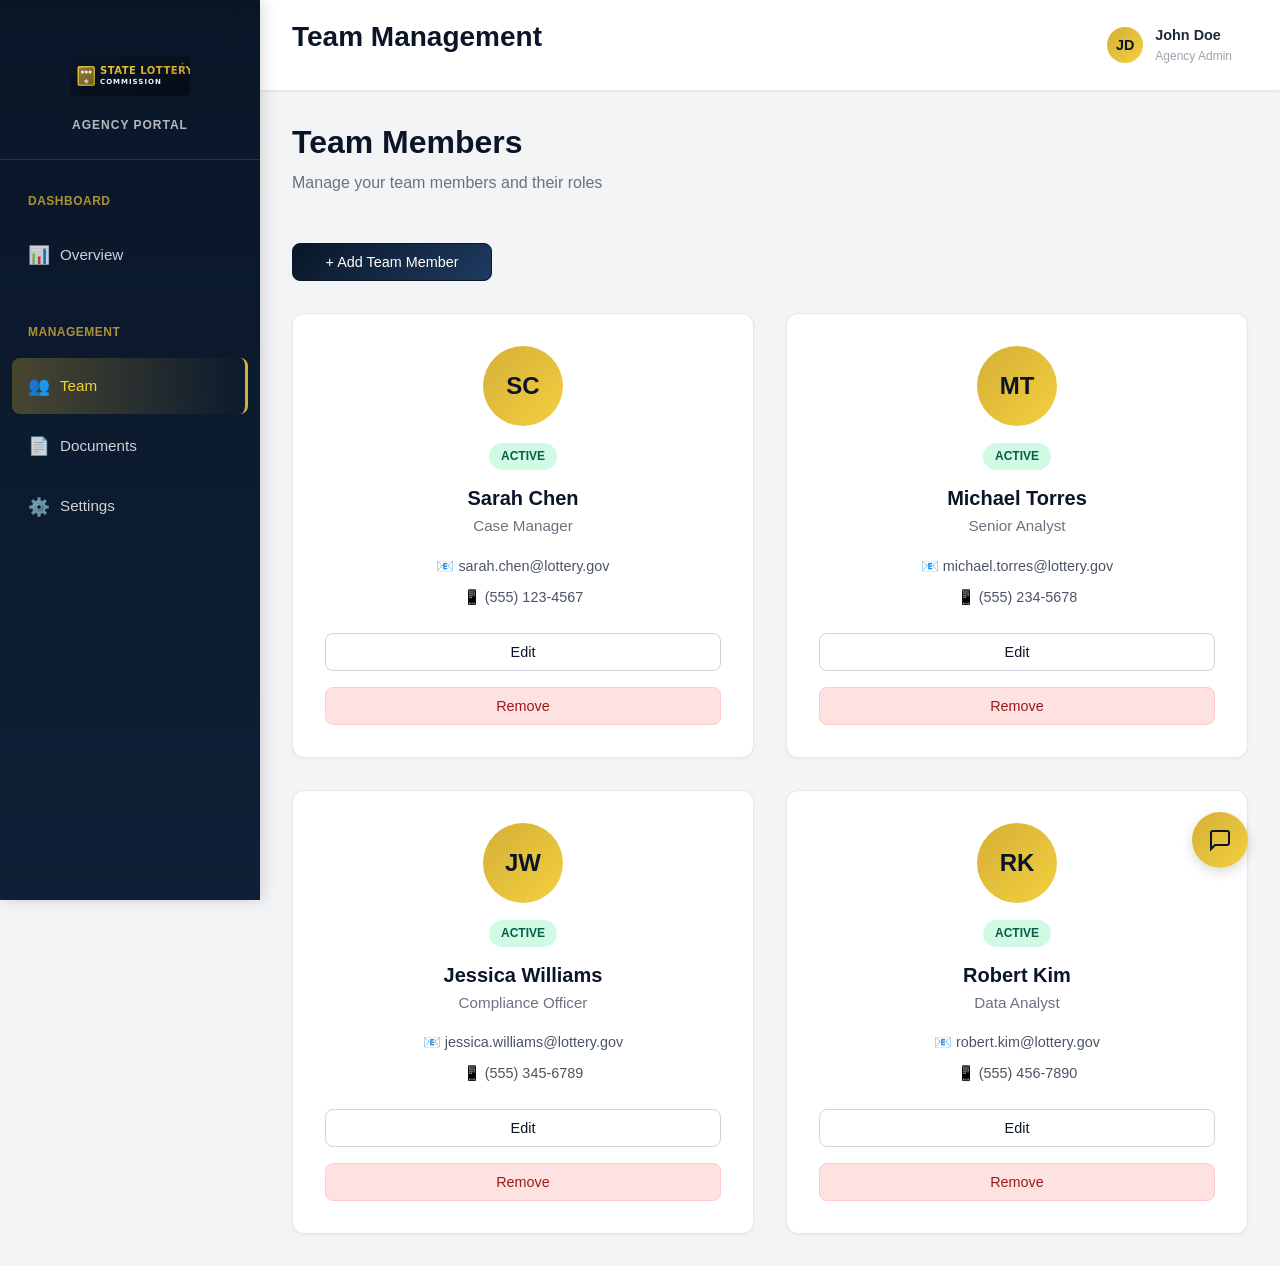
<file: team.html>
<!DOCTYPE html>
<html lang="en">
<head>
  <meta charset="UTF-8">
  <meta name="viewport" content="width=device-width, initial-scale=1.0">
  <meta name="description" content="Team Management - State Lottery Commission">
  <title>Team Management - State Lottery Commission Portal</title>
  <link rel="stylesheet" href="css/style.css">
  <style>
    * {
      margin: 0;
      padding: 0;
      box-sizing: border-box;
    }

    body {
      font-family: -apple-system, BlinkMacSystemFont, 'Segoe UI', 'Roboto', 'Oxygen', 'Ubuntu', 'Cantarell', 'Fira Sans', 'Droid Sans', 'Helvetica Neue', sans-serif;
      background-color: #f3f4f6;
    }

    .page-wrapper {
      display: flex;
      min-height: 100vh;
    }

    .sidebar {
      background: linear-gradient(180deg, #0A1628 0%, #0f1f35 100%);
      padding: 2rem 0;
      position: fixed;
      left: 0;
      top: 0;
      height: 100vh;
      width: 260px;
      overflow-y: auto;
      box-shadow: 2px 0 15px rgba(0, 0, 0, 0.15);
      z-index: 100;
    }

    .sidebar-header {
      padding: 1.5rem;
      text-align: center;
      border-bottom: 1px solid rgba(212, 175, 55, 0.2);
      margin-bottom: 1.5rem;
    }

    .sidebar-logo {
      height: 40px;
      margin-bottom: 0.75rem;
    }

    .sidebar-title {
      color: #FFFFFF;
      font-size: 0.75rem;
      font-weight: 700;
      letter-spacing: 1px;
      text-transform: uppercase;
      color: rgba(255, 255, 255, 0.7);
    }

    .sidebar-nav {
      padding: 0 0.75rem;
    }

    .sidebar-nav-section {
      margin-bottom: 2rem;
    }

    .sidebar-nav-label {
      padding: 0.5rem 1rem;
      font-size: 0.75rem;
      font-weight: 700;
      text-transform: uppercase;
      color: rgba(212, 175, 55, 0.8);
      letter-spacing: 0.5px;
      margin-bottom: 0.5rem;
    }

    .sidebar-nav-item {
      display: flex;
      align-items: center;
      gap: 0.75rem;
      padding: 0.875rem 1rem;
      color: rgba(255, 255, 255, 0.8);
      cursor: pointer;
      border-radius: 0.5rem;
      transition: all 0.3s ease;
      font-size: 0.95rem;
      font-weight: 500;
      margin-bottom: 0.25rem;
      text-decoration: none;
    }

    .sidebar-nav-item:hover {
      background-color: rgba(212, 175, 55, 0.15);
      color: #FFFFFF;
      padding-left: 1.25rem;
    }

    .sidebar-nav-item.active {
      background: linear-gradient(90deg, rgba(212, 175, 55, 0.3) 0%, transparent 100%);
      color: #F4D03F;
      border-right: 3px solid #D4AF37;
      padding-right: calc(1rem - 3px);
    }

    .sidebar-icon {
      font-size: 1.1rem;
      width: 20px;
      text-align: center;
    }

    .main-content {
      margin-left: 260px;
      flex: 1;
      display: flex;
      flex-direction: column;
      width: calc(100% - 260px);
    }

    .top-nav {
      background: white;
      border-bottom: 1px solid #e5e7eb;
      padding: 1rem 2rem;
      display: flex;
      justify-content: space-between;
      align-items: center;
      box-shadow: 0 1px 3px rgba(0, 0, 0, 0.05);
      position: sticky;
      top: 0;
      z-index: 50;
      flex-shrink: 0;
    }

    .page-content {
      padding: 2rem;
      flex: 1;
      overflow-y: auto;
      background-color: #f3f4f6;
    }

    .page-header {
      margin-bottom: 2rem;
    }

    .page-title {
      font-size: 2rem;
      font-weight: 700;
      color: #0A1628;
      margin-bottom: 0.5rem;
    }

    .page-subtitle {
      color: #6b7280;
      font-size: 1rem;
    }

    .team-grid {
      display: grid;
      grid-template-columns: repeat(auto-fill, minmax(300px, 1fr));
      gap: 2rem;
    }

    .team-card {
      background: white;
      border-radius: 0.75rem;
      padding: 2rem;
      box-shadow: 0 1px 3px rgba(0, 0, 0, 0.05);
      border: 1px solid #e5e7eb;
      text-align: center;
      transition: all 0.3s ease;
    }

    .team-card:hover {
      box-shadow: 0 4px 12px rgba(0, 0, 0, 0.1);
      transform: translateY(-4px);
    }

    .team-avatar {
      width: 80px;
      height: 80px;
      border-radius: 50%;
      background: linear-gradient(135deg, #D4AF37 0%, #F4D03F 100%);
      display: flex;
      align-items: center;
      justify-content: center;
      color: #0A1628;
      font-weight: 700;
      font-size: 1.5rem;
      margin: 0 auto 1rem;
    }

    .team-name {
      font-size: 1.25rem;
      font-weight: 700;
      color: #0A1628;
      margin-bottom: 0.25rem;
    }

    .team-role {
      color: #6b7280;
      font-size: 0.95rem;
      margin-bottom: 1rem;
    }

    .team-info {
      color: #4b5563;
      font-size: 0.9rem;
      margin-bottom: 0.5rem;
    }

    .action-btn {
      padding: 0.625rem 1rem;
      border: none;
      border-radius: 0.5rem;
      background: white;
      color: #0A1628;
      border: 1px solid #d1d5db;
      cursor: pointer;
      font-weight: 500;
      transition: all 0.3s ease;
      font-size: 0.9rem;
      width: 100%;
      margin-top: 1rem;
    }

    .action-btn:hover {
      border-color: #D4AF37;
      color: #D4AF37;
    }

    .action-btn.primary {
      background: linear-gradient(135deg, #0A1628 0%, #1E3A5F 100%);
      color: white;
      border-color: #0A1628;
    }

    .action-btn.primary:hover {
      background: linear-gradient(135deg, #0f1f35 0%, #2d4f7f 100%);
      border-color: #D4AF37;
      box-shadow: 0 4px 12px rgba(212, 175, 55, 0.2);
    }

    .add-team-btn {
      margin-bottom: 2rem;
    }

    .status-badge {
      display: inline-block;
      padding: 0.25rem 0.75rem;
      border-radius: 9999px;
      font-size: 0.75rem;
      font-weight: 600;
      text-transform: uppercase;
      margin-bottom: 1rem;
    }

    .status-active {
      background-color: #d1fae5;
      color: #065f46;
    }

    @media (max-width: 768px) {
      .sidebar {
        position: fixed;
        left: -260px;
        transition: left 0.3s ease;
        z-index: 200;
      }

      .main-content {
        margin-left: 0;
        width: 100%;
      }

      .team-grid {
        grid-template-columns: 1fr;
      }
    }
  </style>
</head>
<body>
  <div class="page-wrapper">
    <!-- Sidebar -->
    <aside class="sidebar">
      <div class="sidebar-header">
        <img src="assets/sba-logo.svg" alt="Logo" class="sidebar-logo">
        <div class="sidebar-title">Agency Portal</div>
      </div>

      <nav class="sidebar-nav">
        <div class="sidebar-nav-section">
          <div class="sidebar-nav-label">Dashboard</div>
          <a href="backoffice_application.html" class="sidebar-nav-item">
            <span class="sidebar-icon">📊</span>
            <span>Overview</span>
          </a>
        </div>

        <div class="sidebar-nav-section">
          <div class="sidebar-nav-label">Management</div>
          <a href="team.html" class="sidebar-nav-item active">
            <span class="sidebar-icon">👥</span>
            <span>Team</span>
          </a>
          <a href="documents.html" class="sidebar-nav-item">
            <span class="sidebar-icon">📄</span>
            <span>Documents</span>
          </a>
          <a href="settings.html" class="sidebar-nav-item">
            <span class="sidebar-icon">⚙️</span>
            <span>Settings</span>
          </a>
        </div>
      </nav>
    </aside>

    <!-- Main Content -->
    <div class="main-content">
      <!-- Top Navigation -->
      <nav class="top-nav">
        <div>
          <h3 style="color: #0A1628; font-weight: 600;">Team Management</h3>
        </div>
        <div style="display: flex; gap: 1rem; align-items: center;" id="user-profile-container">
          <div style="display: flex; align-items: center; gap: 0.75rem; cursor: pointer; padding: 0.5rem 1rem; border-radius: 0.5rem; position: relative;" class="user-profile">
            <div style="width: 36px; height: 36px; border-radius: 50%; background: linear-gradient(135deg, #D4AF37 0%, #F4D03F 100%); display: flex; align-items: center; justify-content: center; color: #0A1628; font-weight: 700; font-size: 0.9rem;">JD</div>
            <div>
              <div style="font-weight: 600; color: #1f2937; font-size: 0.9rem;">John Doe</div>
              <div style="font-size: 0.75rem; color: #9ca3af;">Agency Admin</div>
            </div>
            <!-- Dropdown Menu -->
            <div class="user-dropdown" style="display: none; position: absolute; top: 100%; right: 0; background: white; border-radius: 0.5rem; box-shadow: 0 10px 25px rgba(0, 0, 0, 0.1); min-width: 200px; z-index: 1000; margin-top: 0.5rem;">
              <a href="settings.html" style="display: block; padding: 0.75rem 1rem; color: #1f2937; text-decoration: none; border-bottom: 1px solid #e5e7eb; font-size: 0.875rem;">Settings</a>
              <a href="#" class="signout-btn" style="display: block; padding: 0.75rem 1rem; color: #ef4444; text-decoration: none; font-size: 0.875rem; font-weight: 600;">Sign Out</a>
            </div>
          </div>
        </div>
      </nav>

      <!-- Page Content -->
      <div class="page-content">
        <div class="page-header">
          <h1 class="page-title">Team Members</h1>
          <p class="page-subtitle">Manage your team members and their roles</p>
        </div>

        <button class="action-btn primary add-team-btn" style="max-width: 200px;">+ Add Team Member</button>

        <div class="team-grid">
          <div class="team-card">
            <div class="team-avatar">SC</div>
            <span class="status-badge status-active">Active</span>
            <h3 class="team-name">Sarah Chen</h3>
            <p class="team-role">Case Manager</p>
            <p class="team-info">📧 sarah.chen@lottery.gov</p>
            <p class="team-info">📱 (555) 123-4567</p>
            <button class="action-btn">Edit</button>
            <button class="action-btn" style="background: #fee2e2; color: #991b1b; border-color: #fecaca;">Remove</button>
          </div>

          <div class="team-card">
            <div class="team-avatar">MT</div>
            <span class="status-badge status-active">Active</span>
            <h3 class="team-name">Michael Torres</h3>
            <p class="team-role">Senior Analyst</p>
            <p class="team-info">📧 michael.torres@lottery.gov</p>
            <p class="team-info">📱 (555) 234-5678</p>
            <button class="action-btn">Edit</button>
            <button class="action-btn" style="background: #fee2e2; color: #991b1b; border-color: #fecaca;">Remove</button>
          </div>

          <div class="team-card">
            <div class="team-avatar">JW</div>
            <span class="status-badge status-active">Active</span>
            <h3 class="team-name">Jessica Williams</h3>
            <p class="team-role">Compliance Officer</p>
            <p class="team-info">📧 jessica.williams@lottery.gov</p>
            <p class="team-info">📱 (555) 345-6789</p>
            <button class="action-btn">Edit</button>
            <button class="action-btn" style="background: #fee2e2; color: #991b1b; border-color: #fecaca;">Remove</button>
          </div>

          <div class="team-card">
            <div class="team-avatar">RK</div>
            <span class="status-badge status-active">Active</span>
            <h3 class="team-name">Robert Kim</h3>
            <p class="team-role">Data Analyst</p>
            <p class="team-info">📧 robert.kim@lottery.gov</p>
            <p class="team-info">📱 (555) 456-7890</p>
            <button class="action-btn">Edit</button>
            <button class="action-btn" style="background: #fee2e2; color: #991b1b; border-color: #fecaca;">Remove</button>
          </div>
        </div>
      </div>
    </div>
  </div>

  <script>
    // Add event listeners to sidebar items
    document.querySelectorAll('.sidebar-nav-item').forEach(item => {
      item.addEventListener('click', (e) => {
        const href = item.getAttribute('href');
        if (href && href !== '#') {
          // Allow default navigation for external links
          return;
        }
        e.preventDefault();
        document.querySelectorAll('.sidebar-nav-item').forEach(i => i.classList.remove('active'));
        item.classList.add('active');
      });
    });

    // Add team member button
    document.querySelector('.add-team-btn').addEventListener('click', () => {
      alert('Add Team Member form - Coming Soon');
    });

    // User profile dropdown
    const userProfile = document.querySelector('.user-profile');
    const userDropdown = document.querySelector('.user-dropdown');
    
    if (userProfile && userDropdown) {
      userProfile.addEventListener('click', () => {
        userDropdown.style.display = userDropdown.style.display === 'none' ? 'block' : 'none';
      });
      
      // Close dropdown when clicking outside
      document.addEventListener('click', (e) => {
        if (!userProfile.contains(e.target)) {
          userDropdown.style.display = 'none';
        }
      });
    }
    
    // Sign out button
    const signoutBtn = document.querySelector('.signout-btn');
    if (signoutBtn) {
      signoutBtn.addEventListener('click', (e) => {
        e.preventDefault();
        alert('Signing out...');
        window.location.href = 'index.html';
      });
    }
    });
    </script>
    <script src="js/chatbot.js"></script>
  </body>
</html>
</file>
<file: css/style.css>
/**
 * Lottery Retailer Portal - Premium Wireframe Styles
 * State-Agnostic Design System
 * WCAG 2.1 AA Compliant
 */

/* ============================================
   ROOT VARIABLES - COLOR PALETTE
   ============================================ */
:root {
  /* Primary Colors - Deep Midnight Navy */
  --primary: #0A1628;
  --primary-light: #1E3A5F;
  --primary-dark: #050B14;
  
  /* Accent Colors - Luxe Gold */
  --accent: #D4AF37;
  --accent-light: #F4D03F;
  --accent-dark: #B8941F;
  
  /* Status Colors */
  --success: #059669;
  --success-light: #D1FAE5;
  --error: #EF4444;
  --error-light: #FEE2E2;
  --warning: #F59E0B;
  --warning-light: #FEF3C7;
  --info: #3B82F6;
  --info-light: #DBEAFE;
  
  /* Neutral Colors */
  --background: #F9FAFB;
  --surface: #FFFFFF;
  --text: #1F2937;
  --text-light: #6B7280;
  --text-lighter: #9CA3AF;
  --border: #E5E7EB;
  --border-light: #F3F4F6;
  
  /* Shadows */
  --shadow-sm: 0 1px 2px 0 rgba(0, 0, 0, 0.05);
  --shadow-md: 0 4px 6px -1px rgba(0, 0, 0, 0.1);
  --shadow-lg: 0 10px 15px -3px rgba(0, 0, 0, 0.1);
  --shadow-xl: 0 20px 25px -5px rgba(0, 0, 0, 0.1);
  
  /* Transitions */
  --transition-fast: 150ms ease;
  --transition-normal: 300ms ease;
  --transition-slow: 500ms ease;
  
  /* Spacing */
  --spacing-xs: 0.25rem;
  --spacing-sm: 0.5rem;
  --spacing-md: 1rem;
  --spacing-lg: 1.5rem;
  --spacing-xl: 2rem;
  --spacing-2xl: 3rem;
  
  /* Border Radius */
  --radius-sm: 0.25rem;
  --radius-md: 0.5rem;
  --radius-lg: 0.75rem;
  --radius-xl: 1rem;
  --radius-full: 9999px;
  
  /* Typography */
  --font-sans: -apple-system, BlinkMacSystemFont, 'Segoe UI', 'Roboto', 'Oxygen', 'Ubuntu', 'Cantarell', 'Fira Sans', 'Droid Sans', 'Helvetica Neue', sans-serif;
  --font-mono: 'Courier New', Courier, monospace;
}

/* ============================================
   RESET & BASE STYLES
   ============================================ */
* {
  margin: 0;
  padding: 0;
  box-sizing: border-box;
}

html {
  font-size: 16px;
  scroll-behavior: smooth;
}

body {
  font-family: var(--font-sans);
  color: var(--text);
  background-color: var(--background);
  line-height: 1.6;
  -webkit-font-smoothing: antialiased;
  -moz-osx-font-smoothing: grayscale;
}

/* ============================================
   TYPOGRAPHY
   ============================================ */
h1, h2, h3, h4, h5, h6 {
  font-weight: 700;
  line-height: 1.2;
  margin-bottom: var(--spacing-md);
  color: var(--text);
}

h1 { font-size: 2.5rem; }
h2 { font-size: 2rem; }
h3 { font-size: 1.75rem; }
h4 { font-size: 1.5rem; }
h5 { font-size: 1.25rem; }
h6 { font-size: 1rem; }

p {
  margin-bottom: var(--spacing-md);
  color: var(--text-light);
}

a {
  color: var(--primary);
  text-decoration: none;
  transition: color var(--transition-fast);
}

a:hover {
  color: var(--accent);
}

a:focus {
  outline: 2px solid var(--accent);
  outline-offset: 2px;
}

/* ============================================
   LAYOUT COMPONENTS
   ============================================ */

/* Container */
.container {
  max-width: 1200px;
  margin: 0 auto;
  padding: 0 var(--spacing-lg);
}

.container-narrow {
  max-width: 800px;
  margin: 0 auto;
  padding: 0 var(--spacing-lg);
}

/* Header - Premium */
.header {
  background: linear-gradient(180deg, #ffffff 0%, #fafbfc 100%);
  box-shadow: 0 2px 12px rgba(10, 22, 40, 0.08), 0 1px 3px rgba(10, 22, 40, 0.06);
  position: sticky;
  top: 0;
  z-index: 1000;
  border-bottom: 1px solid rgba(10, 22, 40, 0.08);
  backdrop-filter: blur(10px);
}

.header-content {
  display: flex;
  justify-content: space-between;
  align-items: center;
  padding: 1.25rem 0;
}

.header-logo {
  height: 50px;
  transition: transform var(--transition-fast);
}

.header-logo:hover {
  transform: scale(1.05);
}

.header-nav {
  display: flex;
  gap: 2rem;
  align-items: center;
}

.header-nav a:not(.btn) {
  font-weight: 600;
  font-size: 0.9375rem;
  color: #1F2937;
  position: relative;
  padding: 0.5rem 0;
  letter-spacing: -0.01em;
  transition: color 0.2s ease;
}

.header-nav a:not(.btn)::after {
  content: '';
  position: absolute;
  bottom: 0;
  left: 0;
  width: 0;
  height: 2px;
  background: linear-gradient(90deg, var(--primary), var(--primary-light));
  transition: width 0.3s cubic-bezier(0.4, 0, 0.2, 1);
  border-radius: 2px;
}

.header-nav a:not(.btn):hover {
  color: var(--primary);
}

.header-nav a:not(.btn):hover::after {
  width: 100%;
}

/* Mobile Menu Toggle */
/* Header Buttons - Premium Styling */
.header-nav .btn-outline {
  background: transparent;
  border: 1.5px solid rgba(10, 22, 40, 0.15);
  color: #1F2937;
  font-weight: 600;
  font-size: 0.875rem;
  padding: 0.625rem 1.5rem;
  letter-spacing: -0.01em;
  transition: all 0.25s cubic-bezier(0.4, 0, 0.2, 1);
}

.header-nav .btn-outline:hover {
  background: rgba(10, 22, 40, 0.04);
  border-color: rgba(10, 22, 40, 0.25);
  color: var(--primary);
  transform: translateY(-1px);
  box-shadow: 0 4px 12px rgba(10, 22, 40, 0.08);
}

.header-nav .btn-primary {
  background: linear-gradient(135deg, var(--primary) 0%, var(--primary-light) 100%);
  color: white;
  border: none;
  font-weight: 600;
  font-size: 0.875rem;
  padding: 0.625rem 1.75rem;
  letter-spacing: -0.01em;
  box-shadow: 0 4px 12px rgba(10, 22, 40, 0.25), 
              0 2px 6px rgba(10, 22, 40, 0.15),
              0 0 0 1px rgba(255, 255, 255, 0.1) inset;
}

.header-nav .btn-primary:hover {
  background: linear-gradient(135deg, var(--primary-light) 0%, #3B5998 100%);
  transform: translateY(-2px);
  box-shadow: 0 8px 20px rgba(10, 22, 40, 0.35), 
              0 4px 10px rgba(10, 22, 40, 0.25),
              0 0 30px rgba(30, 58, 95, 0.2);
}

.menu-toggle {
  display: none;
  background: none;
  border: none;
  font-size: 1.5rem;
  color: var(--text);
  cursor: pointer;
}

/* Footer */
.footer {
  background-color: var(--primary-dark);
  color: var(--surface);
  padding: var(--spacing-2xl) 0 var(--spacing-lg);
  margin-top: var(--spacing-2xl);
}

.footer-content {
  display: grid;
  grid-template-columns: repeat(auto-fit, minmax(250px, 1fr));
  gap: var(--spacing-xl);
  margin-bottom: var(--spacing-xl);
}

.footer-section h4 {
  color: var(--accent);
  margin-bottom: var(--spacing-md);
}

.footer-section ul {
  list-style: none;
}

.footer-section ul li {
  margin-bottom: var(--spacing-sm);
}

.footer-section a {
  color: var(--surface);
  opacity: 0.9;
  transition: opacity var(--transition-fast);
}

.footer-section a:hover {
  opacity: 1;
  color: var(--accent-light);
}

.footer-bottom {
  text-align: center;
  padding-top: var(--spacing-lg);
  border-top: 1px solid rgba(255, 255, 255, 0.1);
  opacity: 0.8;
  font-size: 0.875rem;
}

/* ============================================
   BUTTONS - PREMIUM DESIGN
   ============================================ */
.btn {
  display: inline-flex;
  align-items: center;
  justify-content: center;
  gap: var(--spacing-sm);
  padding: var(--spacing-md) var(--spacing-xl);
  font-size: 1rem;
  font-weight: 700;
  border-radius: var(--radius-xl);
  border: none;
  cursor: pointer;
  transition: all 0.4s cubic-bezier(0.4, 0, 0.2, 1);
  text-decoration: none;
  font-family: inherit;
  position: relative;
  overflow: hidden;
  letter-spacing: 0.5px;
}

.btn::before {
  content: '';
  position: absolute;
  top: 0;
  left: -100%;
  width: 100%;
  height: 100%;
  background: linear-gradient(90deg, transparent, rgba(255,255,255,0.2), transparent);
  transition: left 0.5s;
}

.btn:hover::before {
  left: 100%;
}

.btn:focus {
  outline: 3px solid var(--accent);
  outline-offset: 3px;
}

.btn-primary {
  background: linear-gradient(135deg, var(--primary) 0%, var(--primary-light) 100%);
  color: var(--surface);
  box-shadow: 0 8px 20px rgba(10, 22, 40, 0.4), 
              0 4px 10px rgba(10, 22, 40, 0.3),
              0 0 0 1px rgba(255, 255, 255, 0.1) inset;
}

.btn-primary:hover {
  background: linear-gradient(135deg, var(--primary-light) 0%, #3B5998 100%);
  transform: translateY(-3px) scale(1.02);
  box-shadow: 0 12px 35px rgba(10, 22, 40, 0.5), 
              0 6px 15px rgba(10, 22, 40, 0.4),
              0 0 30px rgba(30, 58, 95, 0.3);
}

.btn-primary:active {
  transform: translateY(-1px) scale(1.01);
}

.btn-accent {
  background: linear-gradient(135deg, var(--accent-light) 0%, var(--accent) 50%, var(--accent-dark) 100%);
  color: #0A1628;
  box-shadow: 0 8px 24px rgba(212, 175, 55, 0.5), 
              0 4px 12px rgba(212, 175, 55, 0.3),
              0 0 0 1px rgba(255, 255, 255, 0.2) inset;
  font-weight: 800;
  text-shadow: 0 1px 2px rgba(0, 0, 0, 0.1);
}

.btn-accent:hover {
  background: linear-gradient(135deg, #F9E79F 0%, var(--accent-light) 40%, var(--accent) 100%);
  transform: translateY(-4px) scale(1.03);
  box-shadow: 0 16px 40px rgba(212, 175, 55, 0.6), 
              0 8px 20px rgba(212, 175, 55, 0.4),
              0 0 40px rgba(212, 175, 55, 0.3);
}

.btn-secondary {
  background-color: var(--border);
  color: var(--text);
  box-shadow: 0 2px 8px rgba(0, 0, 0, 0.1);
}

.btn-secondary:hover {
  background-color: var(--text-lighter);
  color: var(--surface);
  transform: translateY(-2px);
  box-shadow: 0 4px 12px rgba(0, 0, 0, 0.15);
}

.btn-outline {
  background-color: transparent;
  border: 2px solid rgba(255, 255, 255, 0.4);
  color: inherit;
  box-shadow: 0 0 0 0 rgba(255, 255, 255, 0);
  position: relative;
  backdrop-filter: blur(10px);
}

.btn-outline:hover {
  background: rgba(255, 255, 255, 0.15);
  color: var(--surface);
  border-color: rgba(255, 255, 255, 0.6);
  transform: translateY(-2px);
  box-shadow: 0 8px 24px rgba(255, 255, 255, 0.2),
              0 4px 12px rgba(255, 255, 255, 0.15);
  backdrop-filter: blur(20px);
}

.btn-success {
  background-color: var(--success);
  color: var(--surface);
}

.btn-success:hover {
  background-color: #059669;
  transform: translateY(-2px);
  box-shadow: var(--shadow-lg);
}

.btn:disabled {
  opacity: 0.5;
  cursor: not-allowed;
  transform: none;
}

.btn:disabled:hover {
  transform: none;
  box-shadow: none;
}

/* Button Sizes */
.btn-sm {
  padding: 0.625rem 1.5rem;
  font-size: 0.875rem;
}

.btn-lg {
  padding: 1rem 2.5rem;
  font-size: 1.0625rem;
  font-weight: 700;
}

/* ============================================
   FORMS
   ============================================ */
.form-group {
  margin-bottom: var(--spacing-lg);
}

.form-label {
  display: block;
  font-weight: 600;
  margin-bottom: var(--spacing-sm);
  color: var(--text);
}

.form-label-required::after {
  content: ' *';
  color: var(--error);
}

.form-label-optional::after {
  content: ' (optional)';
  color: var(--text-lighter);
  font-weight: 400;
  font-size: 0.875rem;
}

.form-input,
.form-select,
.form-textarea {
  width: 100%;
  padding: var(--spacing-md);
  font-size: 1rem;
  font-family: inherit;
  color: var(--text);
  background-color: var(--surface);
  border: 2px solid var(--border);
  border-radius: var(--radius-md);
  transition: all var(--transition-fast);
}

.form-input:focus,
.form-select:focus,
.form-textarea:focus {
  outline: none;
  border-color: var(--primary);
  box-shadow: 0 0 0 3px rgba(30, 58, 95, 0.1);
}

.form-input:hover,
.form-select:hover,
.form-textarea:hover {
  border-color: var(--primary-light);
}

.form-input.is-valid {
  border-color: var(--success);
  background-image: url("data:image/svg+xml,%3Csvg xmlns='http://www.w3.org/2000/svg' width='16' height='16' fill='%2310B981' viewBox='0 0 16 16'%3E%3Cpath d='M13.854 3.646a.5.5 0 0 1 0 .708l-7 7a.5.5 0 0 1-.708 0l-3.5-3.5a.5.5 0 1 1 .708-.708L6.5 10.293l6.646-6.647a.5.5 0 0 1 .708 0z'/%3E%3C/svg%3E");
  background-repeat: no-repeat;
  background-position: right var(--spacing-md) center;
  background-size: 1.25rem;
  padding-right: 3rem;
}

.form-input.is-invalid {
  border-color: var(--error);
  background-image: url("data:image/svg+xml,%3Csvg xmlns='http://www.w3.org/2000/svg' width='16' height='16' fill='%23EF4444' viewBox='0 0 16 16'%3E%3Cpath d='M8 15A7 7 0 1 1 8 1a7 7 0 0 1 0 14zm0 1A8 8 0 1 0 8 0a8 8 0 0 0 0 16z'/%3E%3Cpath d='M7.002 11a1 1 0 1 1 2 0 1 1 0 0 1-2 0zM7.1 4.995a.905.905 0 1 1 1.8 0l-.35 3.507a.552.552 0 0 1-1.1 0L7.1 4.995z'/%3E%3C/svg%3E");
  background-repeat: no-repeat;
  background-position: right var(--spacing-md) center;
  background-size: 1.25rem;
  padding-right: 3rem;
}

.form-textarea {
  min-height: 120px;
  resize: vertical;
}

.form-help {
  display: block;
  margin-top: var(--spacing-sm);
  font-size: 0.875rem;
  color: var(--text-light);
}

.form-error {
  display: flex;
  align-items: center;
  gap: var(--spacing-sm);
  margin-top: var(--spacing-sm);
  font-size: 0.875rem;
  color: var(--error);
  font-weight: 500;
}

.form-success {
  display: flex;
  align-items: center;
  gap: var(--spacing-sm);
  margin-top: var(--spacing-sm);
  font-size: 0.875rem;
  color: var(--success);
  font-weight: 500;
}

.form-checkbox,
.form-radio {
  display: flex;
  align-items: flex-start;
  gap: var(--spacing-md);
  cursor: pointer;
}

.form-checkbox input,
.form-radio input {
  width: 1.25rem;
  height: 1.25rem;
  margin-top: 0.125rem;
  cursor: pointer;
  accent-color: var(--primary);
}

.form-checkbox input:focus,
.form-radio input:focus {
  outline: 2px solid var(--accent);
  outline-offset: 2px;
}

/* Password Strength Indicator */
.password-strength {
  margin-top: var(--spacing-sm);
  display: flex;
  gap: var(--spacing-xs);
}

.password-strength-bar {
  height: 4px;
  flex: 1;
  background-color: var(--border);
  border-radius: var(--radius-full);
  transition: background-color var(--transition-normal);
}

.password-strength-bar.active-weak {
  background-color: var(--error);
}

.password-strength-bar.active-medium {
  background-color: var(--warning);
}

.password-strength-bar.active-strong {
  background-color: var(--success);
}

.password-strength-label {
  font-size: 0.75rem;
  margin-top: var(--spacing-xs);
  color: var(--text-light);
}

/* ============================================
   CARDS
   ============================================ */
.card {
  background-color: var(--surface);
  border-radius: var(--radius-xl);
  padding: var(--spacing-xl);
  box-shadow: var(--shadow-md);
  border: 1px solid var(--border);
  transition: all var(--transition-normal);
}

.card:hover {
  box-shadow: var(--shadow-lg);
  transform: translateY(-2px);
}

.card-header {
  margin-bottom: var(--spacing-lg);
  padding-bottom: var(--spacing-lg);
  border-bottom: 1px solid var(--border-light);
}

.card-title {
  font-size: 1.5rem;
  font-weight: 700;
  color: var(--text);
  margin-bottom: var(--spacing-sm);
}

.card-subtitle {
  color: var(--text-light);
  font-size: 0.875rem;
}

.card-body {
  margin-bottom: var(--spacing-lg);
}

.card-footer {
  padding-top: var(--spacing-lg);
  border-top: 1px solid var(--border-light);
}

/* ============================================
   MODALS
   ============================================ */
.modal-overlay {
  position: fixed;
  top: 0;
  left: 0;
  right: 0;
  bottom: 0;
  background-color: rgba(0, 0, 0, 0.6);
  display: flex;
  align-items: center;
  justify-content: center;
  z-index: 9999;
  opacity: 0;
  visibility: hidden;
  transition: all var(--transition-normal);
  backdrop-filter: blur(4px);
}

.modal-overlay.active {
  opacity: 1;
  visibility: visible;
}

.modal {
  background-color: var(--surface);
  border-radius: var(--radius-xl);
  box-shadow: var(--shadow-xl);
  max-width: 500px;
  width: 90%;
  max-height: 90vh;
  overflow-y: auto;
  transform: scale(0.9) translateY(20px);
  transition: transform var(--transition-normal);
}

.modal-overlay.active .modal {
  transform: scale(1) translateY(0);
}

.modal-header {
  padding: var(--spacing-xl);
  border-bottom: 1px solid var(--border);
  display: flex;
  justify-content: space-between;
  align-items: center;
}

.modal-title {
  font-size: 1.5rem;
  font-weight: 700;
  margin: 0;
}

.modal-close {
  background: none;
  border: none;
  font-size: 1.5rem;
  color: var(--text-light);
  cursor: pointer;
  padding: var(--spacing-sm);
  border-radius: var(--radius-md);
  transition: all var(--transition-fast);
}

.modal-close:hover {
  background-color: var(--border-light);
  color: var(--text);
}

.modal-body {
  padding: var(--spacing-xl);
}

.modal-footer {
  padding: var(--spacing-xl);
  border-top: 1px solid var(--border);
  display: flex;
  gap: var(--spacing-md);
  justify-content: flex-end;
}

/* ============================================
   ALERTS & NOTIFICATIONS
   ============================================ */
.alert {
  padding: var(--spacing-md) var(--spacing-lg);
  border-radius: var(--radius-md);
  border-left: 4px solid;
  margin-bottom: var(--spacing-lg);
  display: flex;
  align-items: flex-start;
  gap: var(--spacing-md);
}

.alert-success {
  background-color: var(--success-light);
  border-color: var(--success);
  color: #065F46;
}

.alert-error {
  background-color: var(--error-light);
  border-color: var(--error);
  color: #991B1B;
}

.alert-warning {
  background-color: var(--warning-light);
  border-color: var(--warning);
  color: #92400E;
}

.alert-info {
  background-color: var(--info-light);
  border-color: var(--info);
  color: #1E40AF;
}

/* Toast Notifications */
.toast-container {
  position: fixed;
  top: var(--spacing-xl);
  right: var(--spacing-xl);
  z-index: 10000;
  display: flex;
  flex-direction: column;
  gap: var(--spacing-md);
  max-width: 400px;
}

.toast {
  background-color: var(--surface);
  border-radius: var(--radius-lg);
  box-shadow: var(--shadow-xl);
  padding: var(--spacing-lg);
  display: flex;
  align-items: flex-start;
  gap: var(--spacing-md);
  animation: slideIn 0.3s ease;
  border-left: 4px solid;
}

.toast-success {
  border-color: var(--success);
}

.toast-error {
  border-color: var(--error);
}

.toast-warning {
  border-color: var(--warning);
}

.toast-info {
  border-color: var(--info);
}

@keyframes slideIn {
  from {
    transform: translateX(400px);
    opacity: 0;
  }
  to {
    transform: translateX(0);
    opacity: 1;
  }
}

/* ============================================
   PROGRESS INDICATORS
   ============================================ */
.progress-bar {
  width: 100%;
  height: 8px;
  background-color: var(--border-light);
  border-radius: var(--radius-full);
  overflow: hidden;
  margin-bottom: var(--spacing-xl);
}

.progress-bar-fill {
  height: 100%;
  background: linear-gradient(90deg, var(--primary), var(--accent));
  border-radius: var(--radius-full);
  transition: width var(--transition-slow);
}

/* Step Progress Indicator */
.steps {
  display: flex;
  justify-content: space-between;
  margin-bottom: var(--spacing-2xl);
  position: relative;
}

.steps::before {
  content: '';
  position: absolute;
  top: 1.5rem;
  left: 0;
  right: 0;
  height: 2px;
  background-color: var(--border);
  z-index: 0;
}

.step {
  display: flex;
  flex-direction: column;
  align-items: center;
  gap: var(--spacing-sm);
  flex: 1;
  position: relative;
  z-index: 1;
}

.step-circle {
  width: 3rem;
  height: 3rem;
  border-radius: 50%;
  background-color: var(--border-light);
  border: 3px solid var(--border);
  display: flex;
  align-items: center;
  justify-content: center;
  font-weight: 700;
  color: var(--text-light);
  transition: all var(--transition-normal);
}

.step.active .step-circle {
  background-color: var(--primary);
  border-color: var(--primary);
  color: var(--surface);
}

.step.completed .step-circle {
  background-color: var(--success);
  border-color: var(--success);
  color: var(--surface);
}

.step-label {
  font-size: 0.875rem;
  font-weight: 600;
  color: var(--text-light);
  text-align: center;
}

.step.active .step-label {
  color: var(--primary);
}

.step.completed .step-label {
  color: var(--success);
}

/* ============================================
   FILE UPLOAD
   ============================================ */
.file-upload {
  border: 2px dashed var(--border);
  border-radius: var(--radius-lg);
  padding: var(--spacing-2xl);
  text-align: center;
  cursor: pointer;
  transition: all var(--transition-normal);
  background-color: var(--border-light);
}

.file-upload:hover,
.file-upload.dragover {
  border-color: var(--primary);
  background-color: rgba(30, 58, 95, 0.05);
}

.file-upload-icon {
  font-size: 3rem;
  color: var(--text-lighter);
  margin-bottom: var(--spacing-md);
}

.file-upload-label {
  font-weight: 600;
  color: var(--text);
  margin-bottom: var(--spacing-sm);
}

.file-upload-hint {
  font-size: 0.875rem;
  color: var(--text-light);
}

.file-upload input[type="file"] {
  display: none;
}

.file-list {
  margin-top: var(--spacing-lg);
}

.file-item {
  display: flex;
  align-items: center;
  justify-content: space-between;
  padding: var(--spacing-md);
  background-color: var(--border-light);
  border-radius: var(--radius-md);
  margin-bottom: var(--spacing-sm);
}

.file-item-info {
  display: flex;
  align-items: center;
  gap: var(--spacing-md);
}

.file-item-name {
  font-weight: 500;
}

.file-item-size {
  font-size: 0.875rem;
  color: var(--text-light);
}

.file-item-remove {
  background: none;
  border: none;
  color: var(--error);
  cursor: pointer;
  padding: var(--spacing-sm);
  border-radius: var(--radius-md);
  transition: background-color var(--transition-fast);
}

.file-item-remove:hover {
  background-color: var(--error-light);
}

/* ============================================
   UTILITIES
   ============================================ */

/* Text Alignment */
.text-center { text-align: center; }
.text-left { text-align: left; }
.text-right { text-align: right; }

/* Display */
.hidden { display: none; }
.block { display: block; }
.inline-block { display: inline-block; }
.flex { display: flex; }
.grid { display: grid; }

/* Flex Utilities */
.flex-col { flex-direction: column; }
.items-center { align-items: center; }
.justify-center { justify-content: center; }
.justify-between { justify-content: space-between; }
.gap-sm { gap: var(--spacing-sm); }
.gap-md { gap: var(--spacing-md); }
.gap-lg { gap: var(--spacing-lg); }

/* Spacing */
.mt-sm { margin-top: var(--spacing-sm); }
.mt-md { margin-top: var(--spacing-md); }
.mt-lg { margin-top: var(--spacing-lg); }
.mt-xl { margin-top: var(--spacing-xl); }
.mb-sm { margin-bottom: var(--spacing-sm); }
.mb-md { margin-bottom: var(--spacing-md); }
.mb-lg { margin-bottom: var(--spacing-lg); }
.mb-xl { margin-bottom: var(--spacing-xl); }

/* Colors */
.text-primary { color: var(--primary); }
.text-accent { color: var(--accent); }
.text-success { color: var(--success); }
.text-error { color: var(--error); }
.text-light { color: var(--text-light); }

/* Font Weights */
.font-normal { font-weight: 400; }
.font-medium { font-weight: 500; }
.font-semibold { font-weight: 600; }
.font-bold { font-weight: 700; }

/* Border Radius */
.rounded-sm { border-radius: var(--radius-sm); }
.rounded-md { border-radius: var(--radius-md); }
.rounded-lg { border-radius: var(--radius-lg); }
.rounded-xl { border-radius: var(--radius-xl); }
.rounded-full { border-radius: var(--radius-full); }

/* ============================================
   PAGE-SPECIFIC STYLES
   ============================================ */

/* Hero Section - Premium */
.hero {
  background: linear-gradient(135deg, var(--primary-dark) 0%, var(--primary) 50%, var(--primary-light) 100%);
  color: var(--surface);
  padding: 6rem 0 7rem;
  text-align: center;
  position: relative;
  overflow: hidden;
}

.hero::before {
  content: '';
  position: absolute;
  top: -50%;
  right: -20%;
  width: 70%;
  height: 200%;
  background: radial-gradient(circle at center, rgba(212, 175, 55, 0.08) 0%, transparent 60%);
  animation: heroGlow 10s ease-in-out infinite;
  pointer-events: none;
}

.hero::after {
  content: '';
  position: absolute;
  bottom: 0;
  left: 0;
  right: 0;
  height: 150px;
  background: linear-gradient(to bottom, transparent 0%, rgba(255, 255, 255, 0.03) 100%);
  pointer-events: none;
}

@keyframes heroGlow {
  0%, 100% { transform: translate(0, 0) scale(1); opacity: 0.6; }
  50% { transform: translate(-8%, 3%) scale(1.15); opacity: 1; }
}

/* Hero Background Elements */
.hero-bg-elements {
  position: absolute;
  top: 0;
  left: 0;
  right: 0;
  bottom: 0;
  overflow: hidden;
  pointer-events: none;
}

.floating-element {
  position: absolute;
  opacity: 0.8;
  filter: drop-shadow(0 4px 12px rgba(212, 175, 55, 0.3));
}

/* Coins */
.coin-1 {
  top: 15%;
  left: 10%;
  animation: float-1 8s ease-in-out infinite;
}

.coin-2 {
  top: 60%;
  right: 15%;
  animation: float-2 10s ease-in-out infinite 1s;
}

.coin-3 {
  bottom: 20%;
  left: 8%;
  animation: float-3 12s ease-in-out infinite 2s;
}

/* Tickets */
.ticket-1 {
  top: 25%;
  right: 8%;
  animation: float-rotate-1 15s ease-in-out infinite;
}

.ticket-2 {
  bottom: 30%;
  right: 20%;
  animation: float-rotate-2 18s ease-in-out infinite 3s;
}

/* Geometric Shapes */
.shape-1 {
  top: 10%;
  right: 25%;
  animation: rotate-slow 20s linear infinite;
  opacity: 0.4;
}

.shape-2 {
  top: 50%;
  left: 5%;
  animation: float-4 14s ease-in-out infinite 1.5s;
  opacity: 0.3;
}

.shape-3 {
  bottom: 15%;
  right: 35%;
  animation: rotate-slow-reverse 25s linear infinite;
  opacity: 0.35;
}

/* Sparkles */
.sparkle {
  position: absolute;
  color: #F4D03F;
  font-size: 24px;
  opacity: 0;
  text-shadow: 0 0 10px #F4D03F, 0 0 20px #D4AF37;
}

.sparkle-1 {
  top: 20%;
  left: 15%;
  animation: sparkle 3s ease-in-out infinite;
}

.sparkle-2 {
  top: 40%;
  right: 10%;
  animation: sparkle 3s ease-in-out infinite 0.6s;
}

.sparkle-3 {
  bottom: 25%;
  left: 20%;
  animation: sparkle 3s ease-in-out infinite 1.2s;
}

.sparkle-4 {
  top: 70%;
  right: 25%;
  animation: sparkle 3s ease-in-out infinite 1.8s;
}

.sparkle-5 {
  top: 35%;
  left: 40%;
  animation: sparkle 3s ease-in-out infinite 2.4s;
}

/* Animations */
@keyframes float-1 {
  0%, 100% { transform: translate(0, 0) rotate(0deg); }
  25% { transform: translate(15px, -20px) rotate(5deg); }
  50% { transform: translate(30px, 0) rotate(10deg); }
  75% { transform: translate(15px, 20px) rotate(5deg); }
}

@keyframes float-2 {
  0%, 100% { transform: translate(0, 0) rotate(0deg); }
  33% { transform: translate(-20px, 15px) rotate(-8deg); }
  66% { transform: translate(-10px, -15px) rotate(-4deg); }
}

@keyframes float-3 {
  0%, 100% { transform: translate(0, 0) scale(1); }
  50% { transform: translate(10px, -25px) scale(1.1); }
}

@keyframes float-4 {
  0%, 100% { transform: translate(0, 0); }
  50% { transform: translate(-15px, 30px); }
}

@keyframes float-rotate-1 {
  0%, 100% { transform: translate(0, 0) rotate(-5deg); }
  25% { transform: translate(-20px, 15px) rotate(0deg); }
  50% { transform: translate(-30px, -10px) rotate(5deg); }
  75% { transform: translate(-15px, -25px) rotate(0deg); }
}

@keyframes float-rotate-2 {
  0%, 100% { transform: translate(0, 0) rotate(3deg); }
  33% { transform: translate(15px, -20px) rotate(-3deg); }
  66% { transform: translate(25px, 10px) rotate(8deg); }
}

@keyframes rotate-slow {
  0% { transform: rotate(0deg); }
  100% { transform: rotate(360deg); }
}

@keyframes rotate-slow-reverse {
  0% { transform: rotate(0deg); }
  100% { transform: rotate(-360deg); }
}

@keyframes sparkle {
  0%, 100% { opacity: 0; transform: scale(0.5) rotate(0deg); }
  50% { opacity: 1; transform: scale(1.2) rotate(180deg); }
}

.hero-title {
  font-size: 3.75rem;
  margin-bottom: 1.5rem;
  color: var(--surface);
  text-shadow: 0 2px 20px rgba(0, 0, 0, 0.4), 0 4px 40px rgba(212, 175, 55, 0.2);
  font-weight: 800;
  letter-spacing: -0.5px;
  line-height: 1.1;
  position: relative;
  z-index: 1;
}

.hero-subtitle {
  font-size: 1.125rem;
  margin-bottom: var(--spacing-xl);
  color: rgba(255, 255, 255, 0.92);
  text-shadow: 0 1px 3px rgba(0, 0, 0, 0.3);
  font-weight: 400;
  max-width: 700px;
  margin-left: auto;
  margin-right: auto;
  line-height: 1.7;
  position: relative;
  z-index: 1;
}

/* Feature Grid */
.feature-grid {
  display: grid;
  grid-template-columns: repeat(auto-fit, minmax(280px, 1fr));
  gap: var(--spacing-xl);
  margin: var(--spacing-2xl) 0;
}

.feature-card {
  text-align: center;
  padding: var(--spacing-xl);
  transition: all 0.4s cubic-bezier(0.4, 0, 0.2, 1);
  position: relative;
  overflow: hidden;
}

.feature-card::before {
  content: '';
  position: absolute;
  inset: 0;
  border-radius: var(--radius-xl);
  background: linear-gradient(135deg, var(--primary) 0%, var(--primary-light) 100%);
  opacity: 0;
  transition: opacity 0.4s ease;
  z-index: 0;
}

.feature-card > * {
  position: relative;
  z-index: 1;
}

.feature-card:hover {
  transform: translateY(-8px) scale(1.02);
  box-shadow: 0 20px 50px rgba(10, 22, 40, 0.3),
              0 10px 25px rgba(10, 22, 40, 0.2),
              0 0 40px rgba(30, 58, 95, 0.15);
  border-color: var(--primary);
}

.feature-card:hover::before {
  opacity: 1;
}

.feature-card:hover .feature-icon {
  transform: scale(1.15) rotateY(360deg);
}

.feature-card:hover .feature-icon img {
  filter: brightness(0) invert(1);
}

.feature-card:hover .feature-title,
.feature-card:hover p {
  color: var(--surface);
}

.feature-card:hover .btn-primary {
  background: white;
  color: var(--primary);
  border: 2px solid white;
  box-shadow: 0 4px 12px rgba(255, 255, 255, 0.3);
}

.feature-card:hover .btn-primary:hover {
  background: rgba(255, 255, 255, 0.95);
  transform: translateY(-2px);
}

.feature-card:hover .btn-outline {
  background: white;
  color: var(--primary);
  border-color: white;
  box-shadow: 0 4px 12px rgba(255, 255, 255, 0.3);
}

.feature-card:hover .btn-outline {
  background: white;
  color: var(--primary);
  border-color: white;
  box-shadow: 0 4px 12px rgba(255, 255, 255, 0.3);
}

.feature-card:hover .btn-outline:hover {
  background: rgba(255, 255, 255, 0.95);
  transform: translateY(-2px);
}

.feature-icon {
  font-size: 3rem;
  margin-bottom: var(--spacing-md);
  transition: transform 0.6s cubic-bezier(0.4, 0, 0.2, 1);
  display: inline-block;
}

.feature-title {
  font-size: 1.25rem;
  margin-bottom: var(--spacing-sm);
  transition: color 0.3s ease;
}

/* Login/Registration Page */
.auth-page {
  min-height: 100vh;
  display: flex;
  align-items: center;
  justify-content: center;
  padding: var(--spacing-xl);
  background: linear-gradient(135deg, var(--background) 0%, var(--border-light) 100%);
}

.auth-card {
  max-width: 500px;
  width: 100%;
}

/* Application Form Page */
.application-page {
  min-height: 100vh;
  padding: var(--spacing-2xl) 0;
}

.application-card {
  max-width: 900px;
  margin: 0 auto;
}

.form-section {
  margin-bottom: var(--spacing-2xl);
}

.form-section-title {
  font-size: 1.25rem;
  font-weight: 700;
  margin-bottom: var(--spacing-lg);
  color: var(--primary);
  padding-bottom: var(--spacing-md);
  border-bottom: 2px solid var(--border);
}

.form-row {
  display: grid;
  grid-template-columns: repeat(auto-fit, minmax(250px, 1fr));
  gap: var(--spacing-lg);
}

.form-actions {
  display: flex;
  gap: var(--spacing-md);
  justify-content: space-between;
  margin-top: var(--spacing-2xl);
}

/* ============================================
   RESPONSIVE DESIGN
   ============================================ */

@media (max-width: 768px) {
  /* Typography */
  h1 { font-size: 2rem; }
  h2 { font-size: 1.75rem; }
  h3 { font-size: 1.5rem; }
  
  /* Header */
  .header-nav {
    position: fixed;
    top: 0;
    right: -100%;
    width: 80%;
    height: 100vh;
    background-color: var(--surface);
    flex-direction: column;
    padding: var(--spacing-2xl);
    box-shadow: var(--shadow-xl);
    transition: right var(--transition-normal);
    z-index: 999;
  }
  
  .header-nav.active {
    right: 0;
  }
  
  .menu-toggle {
    display: block;
  }
  
  /* Hero */
  .hero-title {
    font-size: 2rem;
  }
  
  .hero-subtitle {
    font-size: 1rem;
  }
  
  /* Cards */
  .card {
    padding: var(--spacing-lg);
  }
  
  /* Forms */
  .form-row {
    grid-template-columns: 1fr;
  }
  
  .form-actions {
    flex-direction: column-reverse;
  }
  
  .form-actions .btn {
    width: 100%;
  }
  
  /* Steps */
  .steps {
    flex-direction: column;
  }
  
  .steps::before {
    width: 2px;
    height: 100%;
    top: 0;
    left: 1.5rem;
  }
  
  .step {
    flex-direction: row;
    align-items: flex-start;
    text-align: left;
  }
  
  /* Toast */
  .toast-container {
    right: var(--spacing-md);
    left: var(--spacing-md);
    max-width: none;
  }
  
  /* Modal */
  .modal {
    width: 95%;
  }
}

@media (max-width: 480px) {
  /* Container */
  .container,
  .container-narrow {
    padding: 0 var(--spacing-md);
  }
  
  /* Buttons */
  .btn {
    padding: var(--spacing-sm) var(--spacing-md);
    font-size: 0.875rem;
  }
  
  /* Feature Grid */
  .feature-grid {
    grid-template-columns: 1fr;
  }
}

/* ============================================
   ACCESSIBILITY
   ============================================ */

/* Skip to main content */
.skip-link {
  position: absolute;
  top: -100px;
  left: 0;
  background: var(--accent);
  color: var(--primary-dark);
  padding: var(--spacing-md);
  z-index: 10000;
  font-weight: 600;
}

.skip-link:focus {
  top: 0;
}

/* Focus visible for keyboard navigation */
*:focus-visible {
  outline: 2px solid var(--accent);
  outline-offset: 2px;
}

/* Reduced motion for accessibility */
@media (prefers-reduced-motion: reduce) {
  *,
  *::before,
  *::after {
    animation-duration: 0.01ms !important;
    animation-iteration-count: 1 !important;
    transition-duration: 0.01ms !important;
  }
}

/* High contrast mode */
@media (prefers-contrast: high) {
  :root {
    --border: #000000;
    --text-light: #000000;
  }
  
  .btn {
    border: 2px solid currentColor;
  }
}

/* Print styles */
@media print {
  .header,
  .footer,
  .btn,
  .menu-toggle {
    display: none;
  }
  
  body {
    background: white;
    color: black;
  }
  
  .card {
    box-shadow: none;
    border: 1px solid black;
  }
}
</file>
